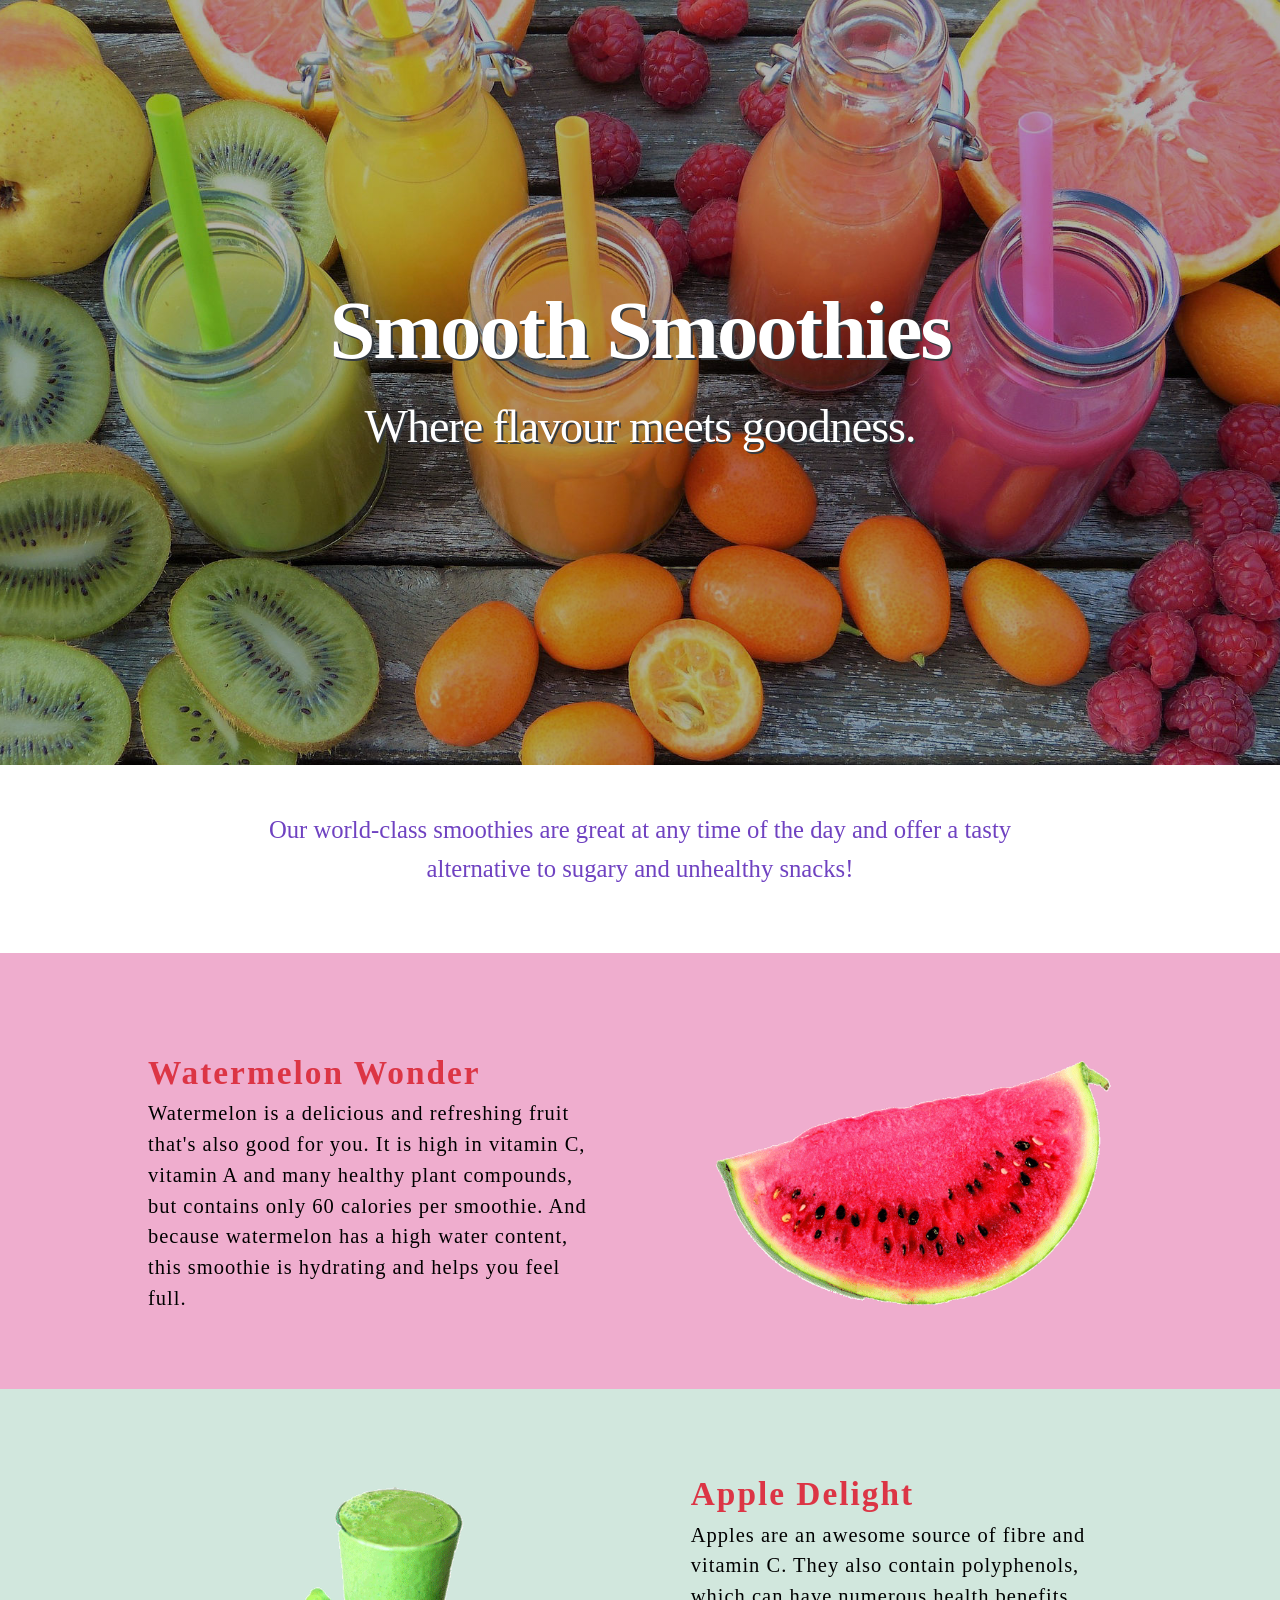
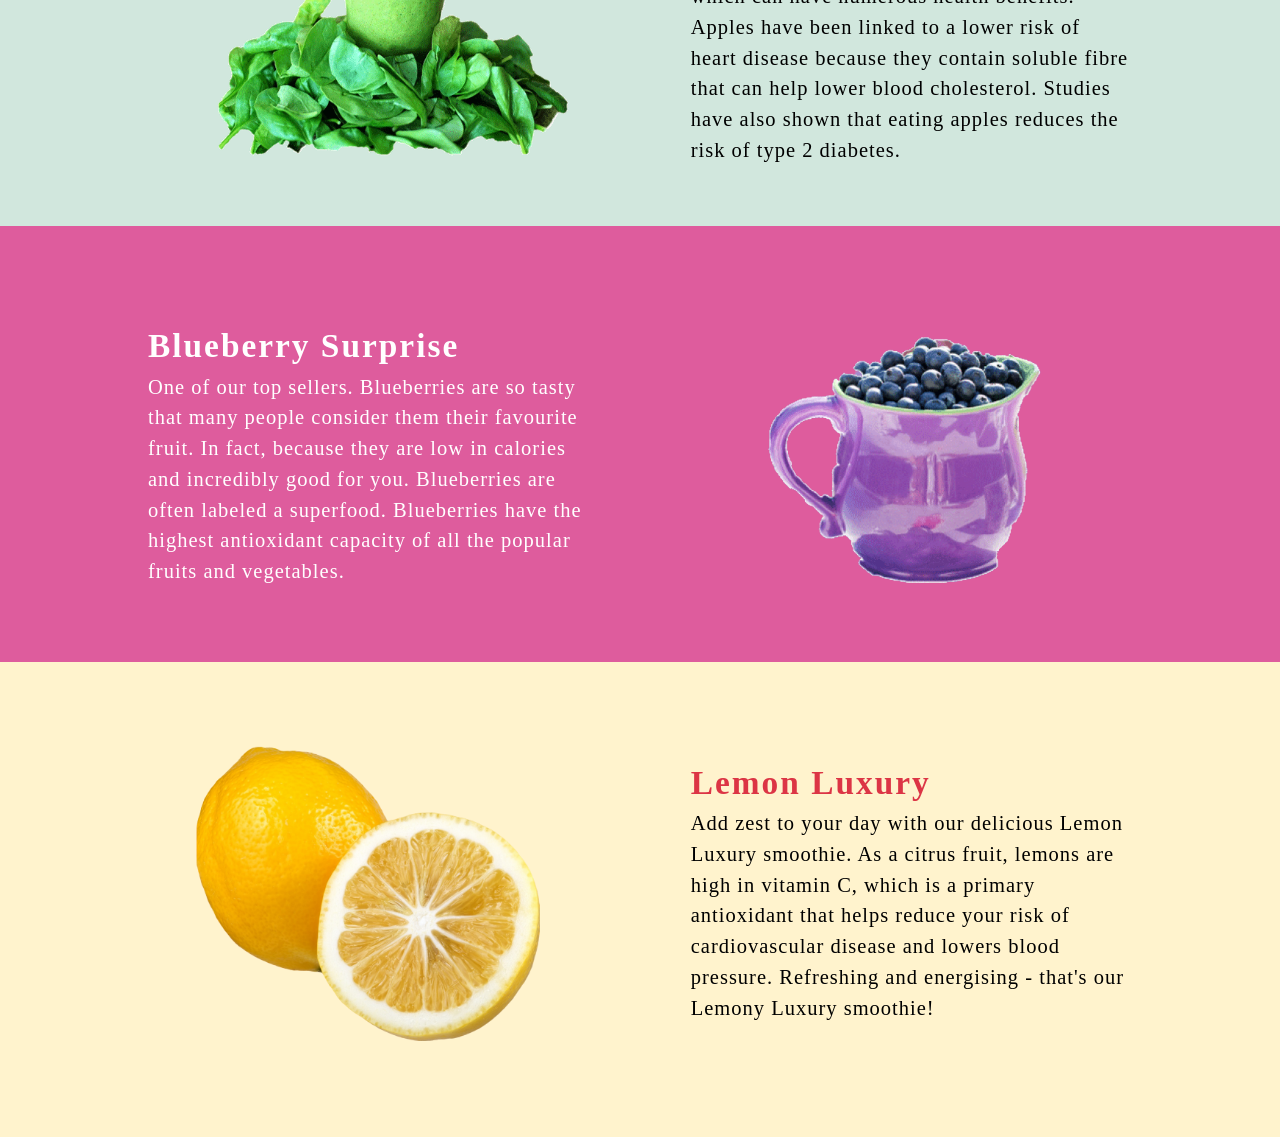
<file: smoothies/index.html>
<!DOCTYPE html>
<html lang="en">

<head>
    <meta charset="UTF-8">
    <meta http-equiv="X-UA-Compatible" content="IE=edge">
    <meta name="viewport" content="width=device-width, initial-scale=1.0">
    <title>Sample Web Page Title</title>
    <meta name="description" content="Sample web page description goes here.">

    <!-- Preload hero image -->


    <!-- Stylesheets -->
    <link rel="stylesheet" href="assets/css/lunadoge.css" />
    <link rel="stylesheet" href="assets/css/custom.css" />

    <!-- Google Fonts -->

    <!-- Font Awesome 5 icons -->
    <link href="https://cdnjs.cloudflare.com/ajax/libs/font-awesome/5.14.0/css/all.min.css" rel="stylesheet"
        integrity="sha512-1PKOgIY59xJ8Co8+NE6FZ+LOAZKjy+KY8iq0G4B3CyeY6wYHN3yt9PW0XpSriVlkMXe40PTKnXrLnZ9+fkDaog=="
        crossorigin="anonymous">

    <!-- Light Awesome icons -->
    <link rel="stylesheet"
        href="https://maxst.icons8.com/vue-static/landings/line-awesome/line-awesome/1.3.0/css/line-awesome.min.css">

    <!-- Google Material Design Icons -->
    <link href="https://fonts.googleapis.com/icon?family=Material+Icons+Outlined" rel="stylesheet">
    <link rel="preload" href="assets/img/smoothie-hero-image.jpg" as="image">
    <link rel="stylesheet" href="assets/css/lunadoge.min.css" />  

</head>


<body>

    <!-- navigation menu -->
    <nav></nav>

    <!-- header hero block -->
    <header>
        <header class="hero-block">
            <div class="hero-text-container text-center-desktop text-center-mobile">
                <h1 class="text-shadow slide-in-top">Smooth Smoothies</h1>
                <h2 class="text-shadow slide-in-top">Where flavour meets goodness.</h2>

            </div>
            <div class="hero-bg-media">
                <img src="assets/img/smoothie-hero-image.jpg" alt="Cafe">
            </div>
            <div class="bg-overlay"></div>
        </header>

    </header>


    <!-- main content with sections -->
    <main>
        <section class="theme-one text-center">
            <p class="standfirst"> Our world-class smoothies are great at any time of the day and offer a tasty
                alternative to sugary and unhealthy snacks! </p>
        </section>

        <section class="container-flex cols-2-split split-image-right theme-two">

            <div class="col-2">
                <h2>Watermelon Wonder</h2>
                <p>Watermelon is a delicious and refreshing fruit that's also good for you. It is high in vitamin C,
                    vitamin A and many healthy plant compounds, but contains only 60 calories per smoothie. And because
                    watermelon has a high water content, this smoothie is hydrating and helps you feel full.</p>
            </div>

            <div class="col-2">
                <figure><img src="assets/img/watermelon.png" alt="eCommerce"></figure>
            </div>
        </section>

        <section class="container-flex cols-2-split theme-three split-image-left">

            <div class="col-2">
                <h2>Apple Delight</h2>
                <p>Apples are an awesome source of fibre and vitamin C. They also contain polyphenols, which can have
                    numerous health benefits. Apples have been linked to a lower risk of heart disease because they
                    contain soluble fibre that can help lower blood cholesterol. Studies have also shown that eating
                    apples reduces the risk of type 2 diabetes.</p>
            </div>

            <div class="col-2">
                <figure><img src="assets/img/apple.png" alt="eCommerce"></figure>
            </div>
        </section>

        <section class="container-flex cols-2-split split-image-right theme-four">

            <div class="col-2">
                <h2>Blueberry Surprise</h2>
                <p>One of our top sellers. Blueberries are so tasty that many people consider them their favourite
                    fruit. In fact, because they are low in calories and incredibly good for you. Blueberries are often
                    labeled a superfood. Blueberries have the highest antioxidant capacity of all the popular fruits and
                    vegetables.</p>
            </div>

            <div class="col-2">
                <figure><img src="assets/img/blueberry.png" alt="eCommerce"></figure>
            </div>
        </section>

        <section class="container-flex cols-2-split split-image-left theme-five">

            <div class="col-2">
                <h2>Lemon Luxury</h2>
                <p>Add zest to your day with our delicious Lemon Luxury smoothie. As a citrus fruit, lemons are high in
                    vitamin C, which is a primary antioxidant that helps reduce your risk of cardiovascular disease and
                    lowers blood pressure. Refreshing and energising - that's our Lemony Luxury smoothie!</p>
            </div>

            <div class="col-2">
                <figure><img src="assets/img/lemon.png" alt="eCommerce"></figure>
            </div>
        </section>



    </main>


    <!-- footer -->
    <footer></footer>

</body>

</html>
</file>
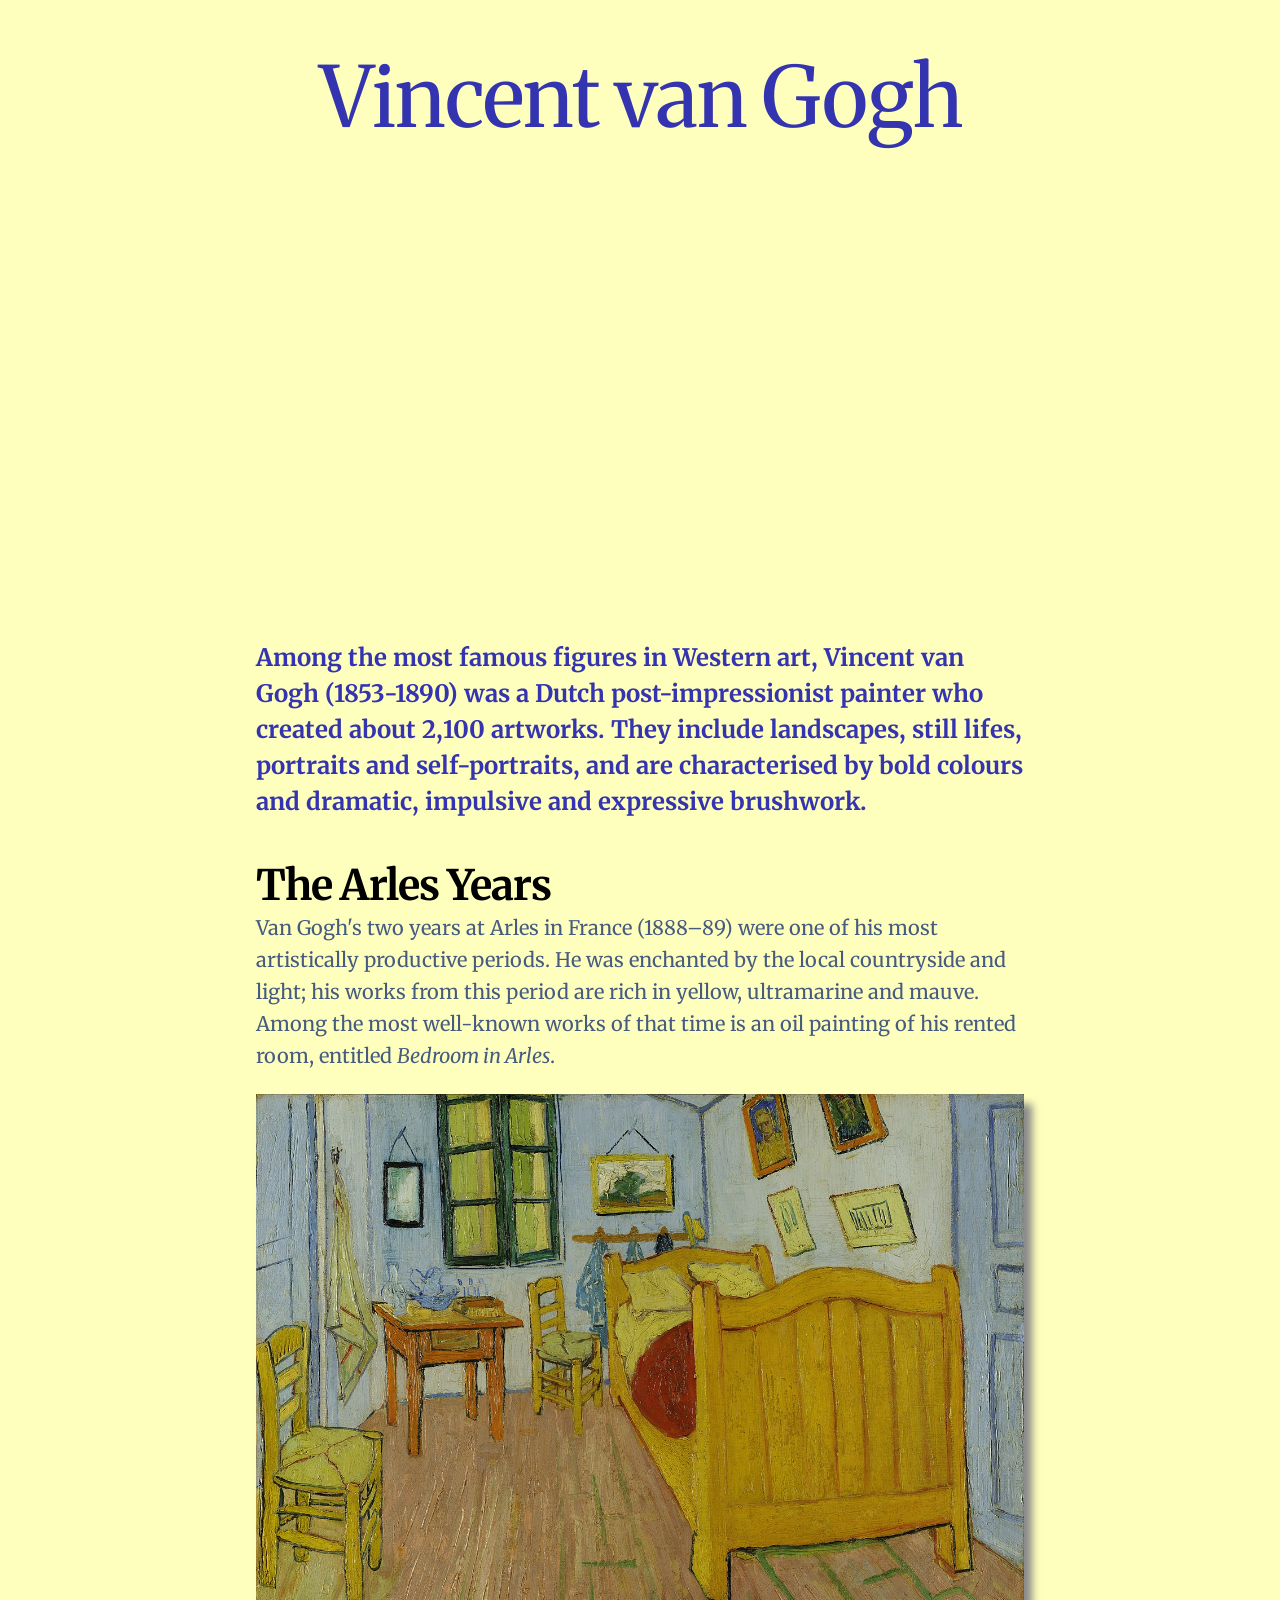
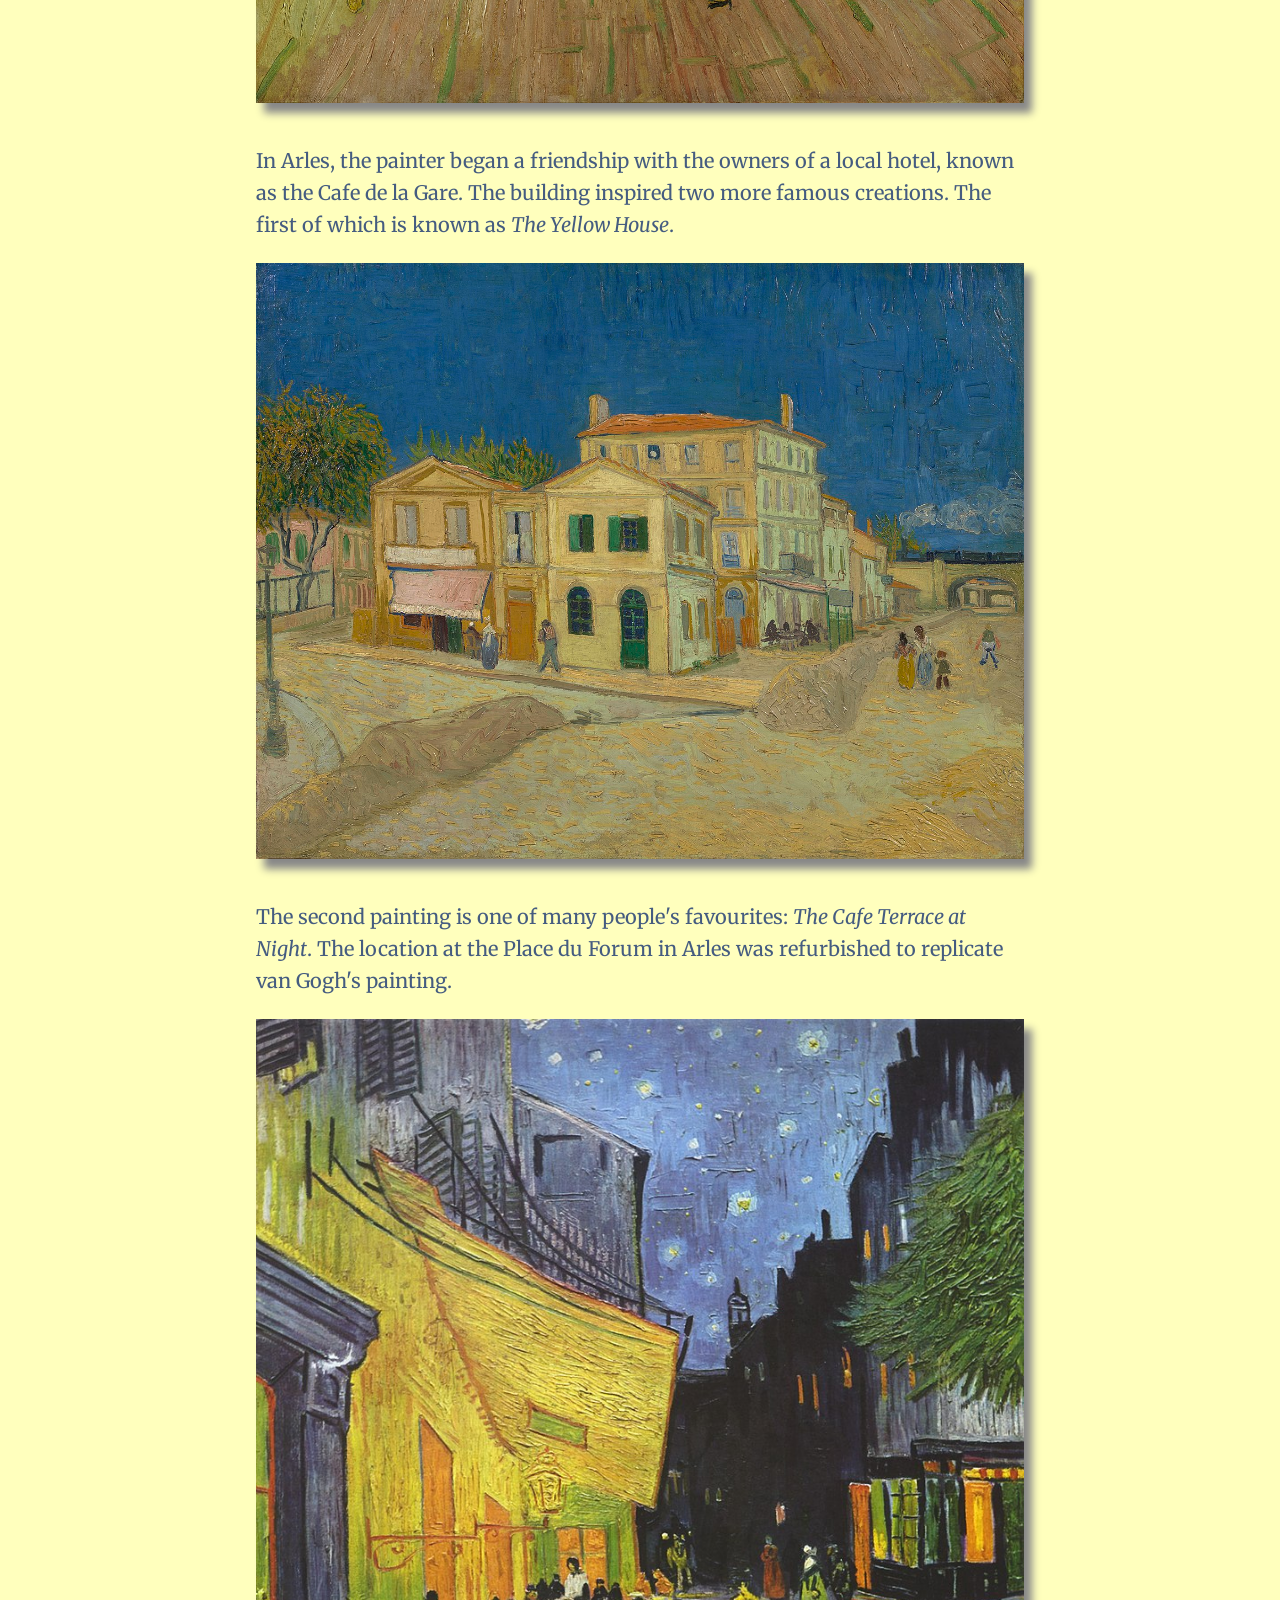
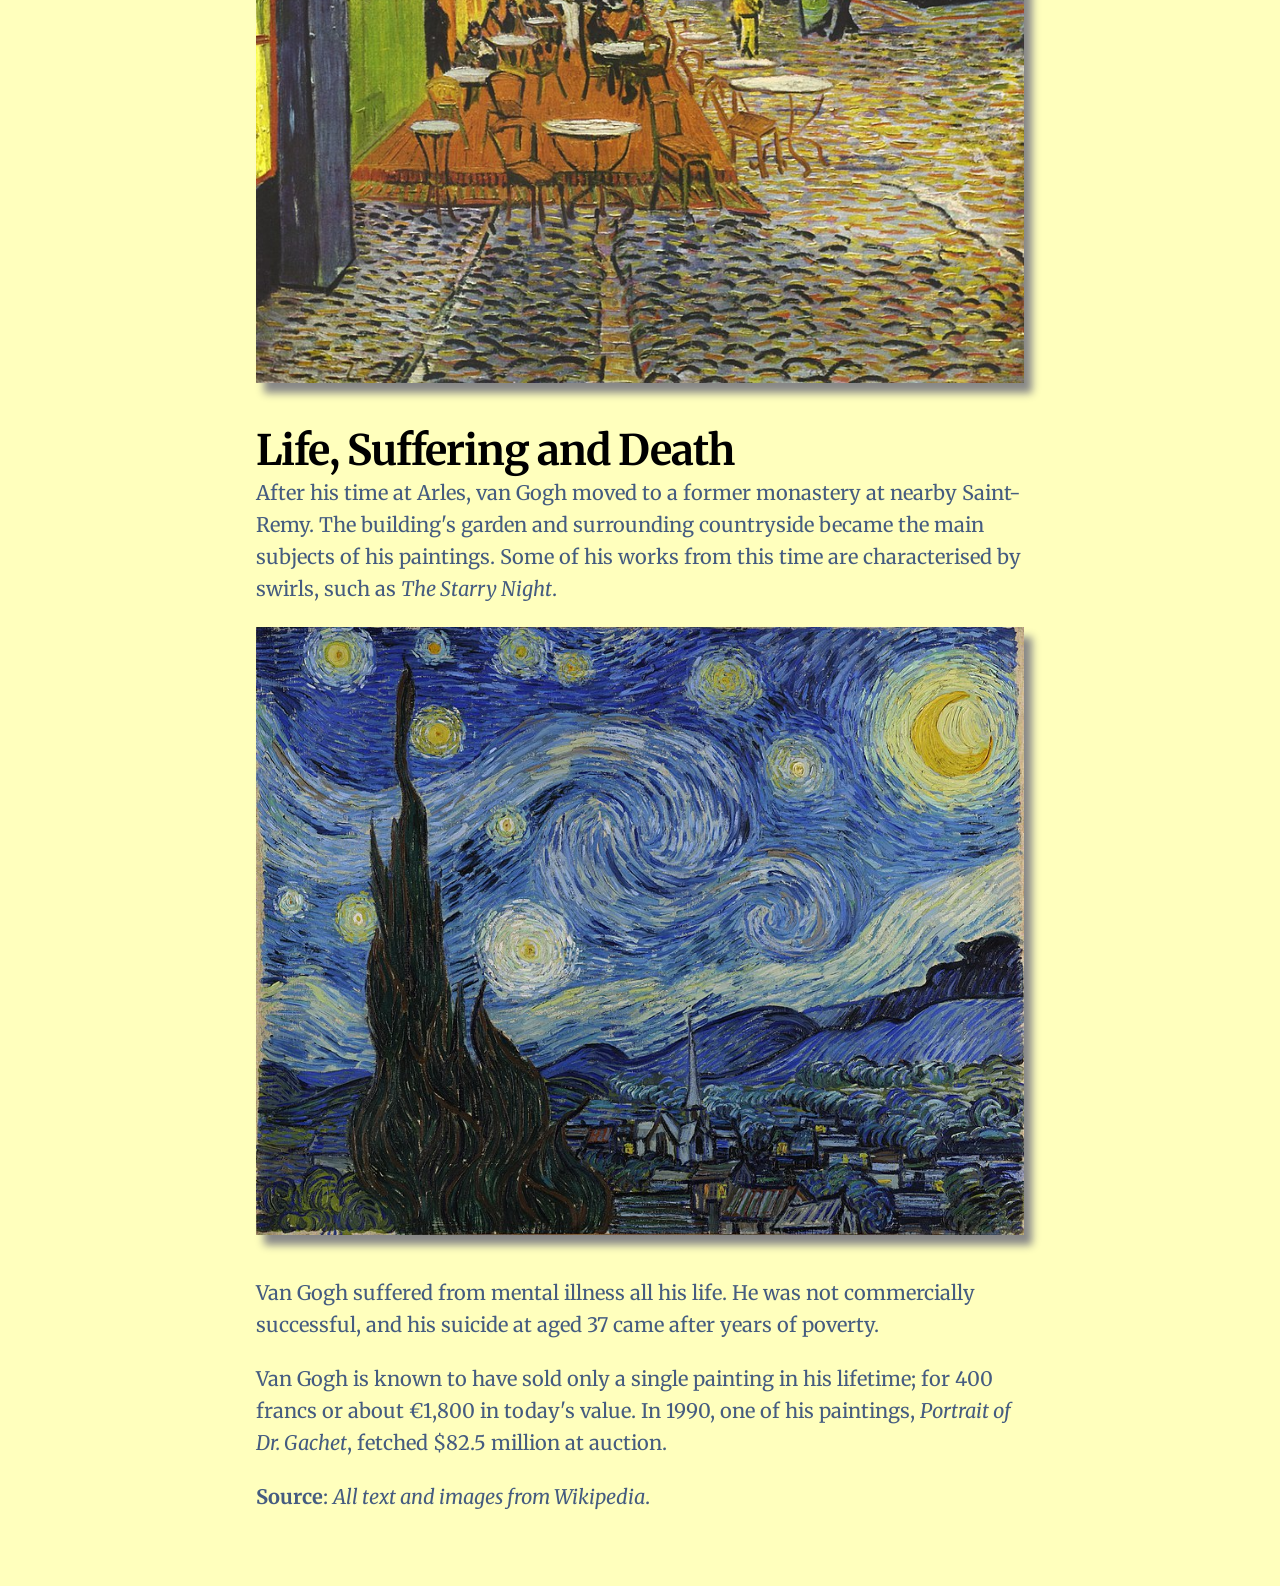
<file: van-gogh/index.html>
<!DOCTYPE html>
<html lang="en">
<head>
    <meta charset="UTF-8">
    <meta name="viewport" content="width=device-width, initial-scale=1.0">

    <title>Vincent van Gogh</title>
    <meta name="description" content="The Dutch post-impressionist whose works are characterised by bold colours and dramatic, impulsive and expressive brushwork.">

    <link rel="stylesheet" href="assets/css/style.css">

    <!-- Google Fonts stylesheet -->
    <link rel="preconnect" href="https://fonts.googleapis.com">
    <link rel="preconnect" href="https://fonts.gstatic.com" crossorigin>
    <link href="https://fonts.googleapis.com/css2?family=Merriweather:ital,wght@0,400;0,700;1,400&display=swap" rel="stylesheet">

</head>


<body>


<h1>Vincent van Gogh</h1>

<div class="video-container">
    <iframe width="560" height="315" src="https://www.youtube.com/embed/wI2i5ca1RT4" title="YouTube video player" frameborder="0" allow="accelerometer; autoplay; clipboard-write; encrypted-media; gyroscope; picture-in-picture" allowfullscreen></iframe>
</div>

<h2>Among the most famous figures in Western art, Vincent van Gogh (1853-1890) was a Dutch post-impressionist painter who created about 2,100 artworks. They include landscapes, still lifes, portraits and self-portraits, and are characterised by bold colours and dramatic, impulsive and expressive brushwork.</h2>

<h3>The Arles Years</h3>
<p>Van Gogh's two years at Arles in France (1888–89) were one of his most artistically productive periods. He was enchanted by the local countryside and light; his works from this period are rich in yellow, ultramarine and mauve. Among the most well-known works of that time is an oil painting of his rented room, entitled <i>Bedroom in Arles</i>.</p>

<img src="assets/img/bedroom-arles-van-gogh.jpg" alt="Bedroom in Arles, van Gogh">

<p>In Arles, the painter began a friendship with the owners of a local hotel, known as the Cafe de la Gare. The building inspired two more famous creations. The first of which is known as <i>The Yellow House</i>.</p>

<img src="assets/img/yellow-house-van-gogh.jpg" alt="The Yellow House, van Gogh">

<p>The second painting is one of many people's favourites: <i>The Cafe Terrace at Night</i>. The location at the Place du Forum in Arles was refurbished to replicate van Gogh's painting.</p>

<img src="assets/img/cafe-terrace-at-night-van-gogh.jpg" alt="The Cafe Terrace at Night, van Gogh">


<h3>Life, Suffering and Death</h3>

<p>After his time at Arles, van Gogh moved to a former monastery at nearby Saint-Remy. The building's garden and surrounding countryside became the main subjects of his paintings. Some of his works from this time are characterised by swirls, such as <i>The Starry Night</i>.</p>

<img src="assets/img/starry-night-van-gogh.jpg" alt="Starry Night, van Gogh">

<p>Van Gogh suffered from mental illness all his life. He was not commercially successful, and his suicide at aged 37 came after years of poverty.</p>

<p>Van Gogh is known to have sold only a single painting in his lifetime; for 400 francs or about €1,800 in today's value. In 1990, one of his paintings, <i>Portrait of Dr. Gachet</i>, fetched $82.5 million at auction.</p>



<p><b>Source</b>: <i>All text and images from Wikipedia</i>.</p>

</body>
</html>
</file>
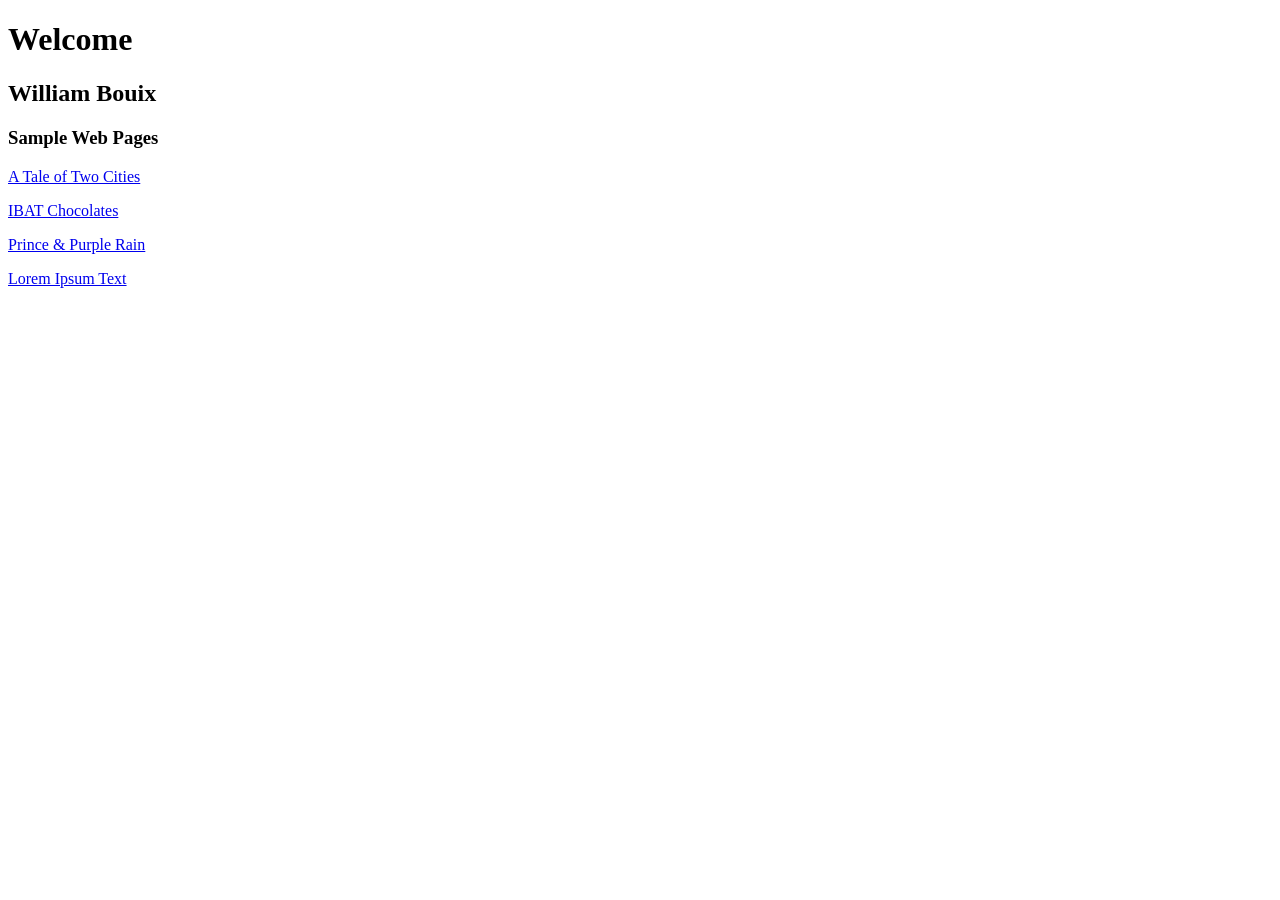
<file: williambouix.github.io-main/index.html>
<!DOCTYPE html>
<html lang="en">
<head>
    <meta charset="UTF-8">
    <meta name="viewport" content="width=device-width, initial-scale=1.0">
    <title>William Bouix | Home Page</title>
    <meta name="description" content="Welcome to my website that showcases some of my digital creations.">
</head>
<body>
<h1>Welcome</h1>
<h2>William Bouix</h2>

<h3>Sample Web Pages</h3>

<p><a href="exercises/page-1.html">A Tale of Two Cities</a></p>
<p><a href="exercises/page-2.html">IBAT Chocolates</a></p>
<p><a href="exercises/page-3.html">Prince & Purple Rain</a></p>
<p><a href="exercises/page-4.html">Lorem Ipsum Text</a></p>
</body>
</html>
</file>
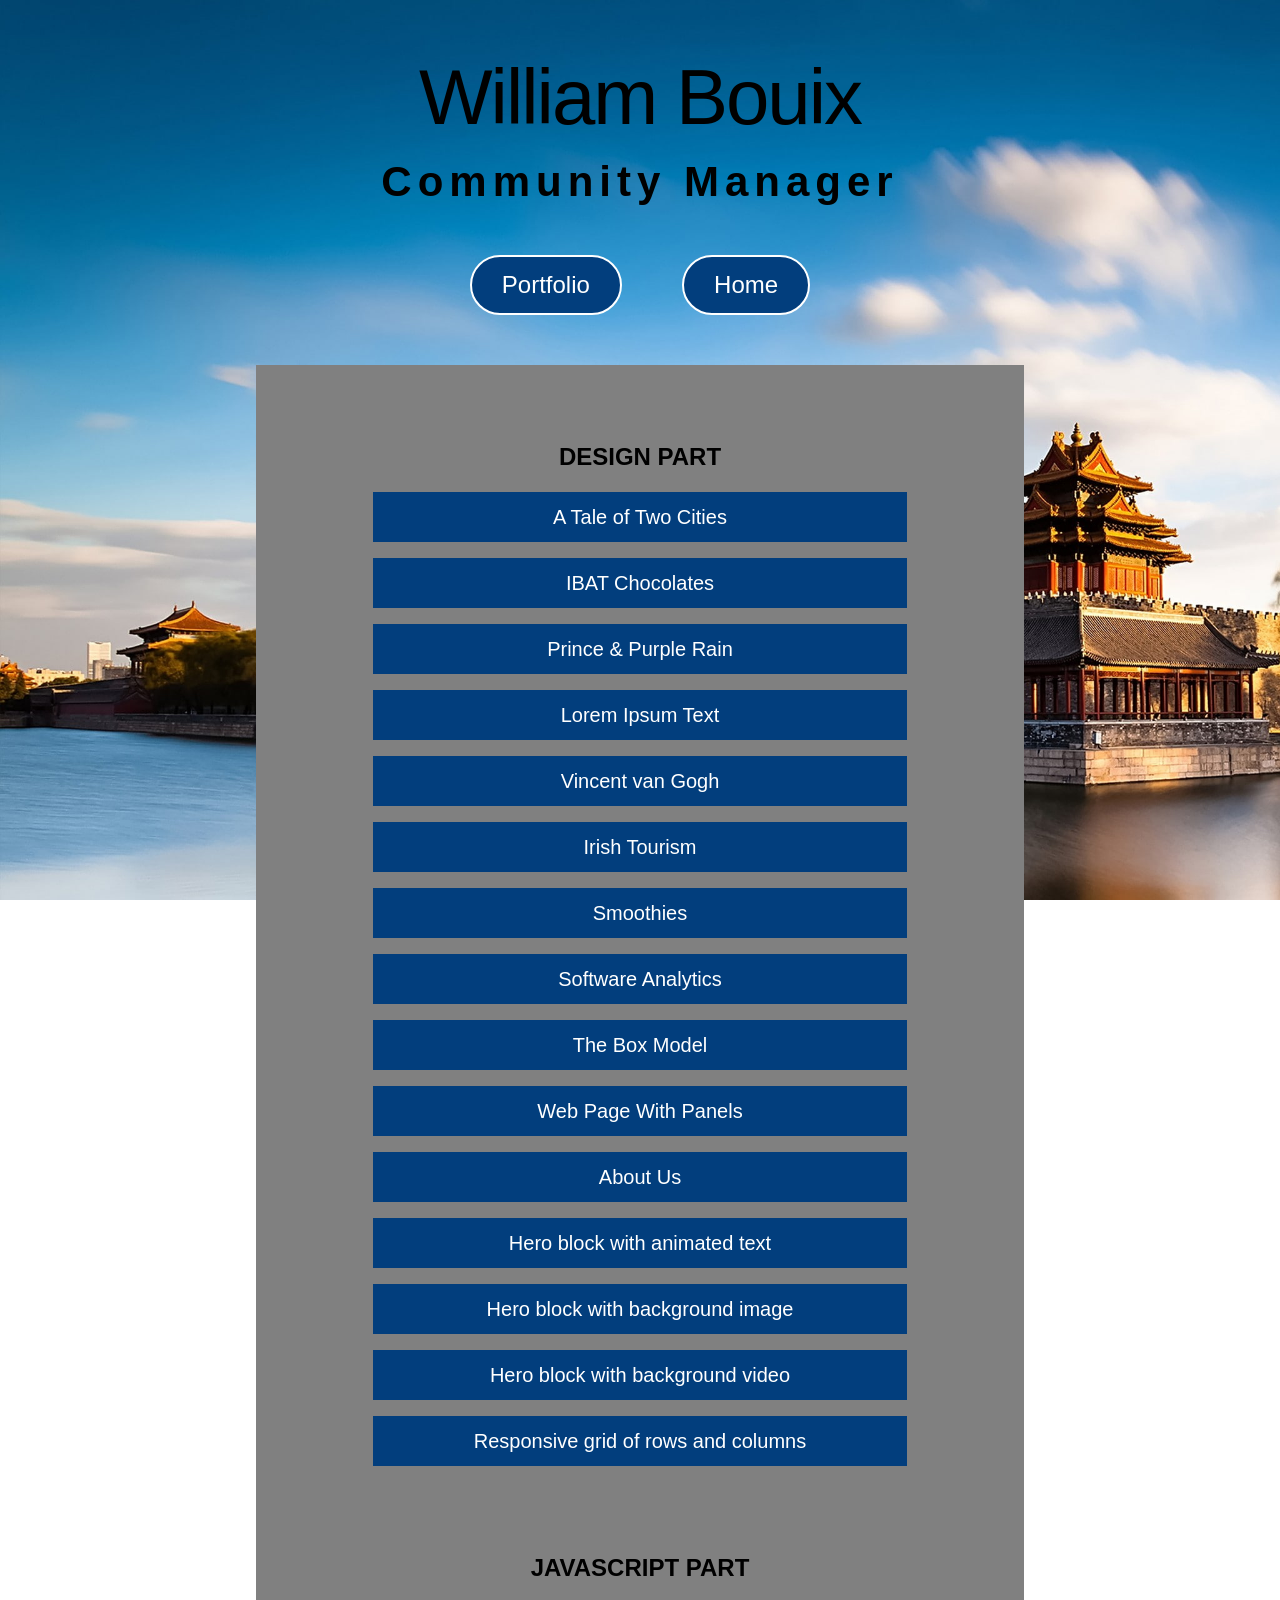
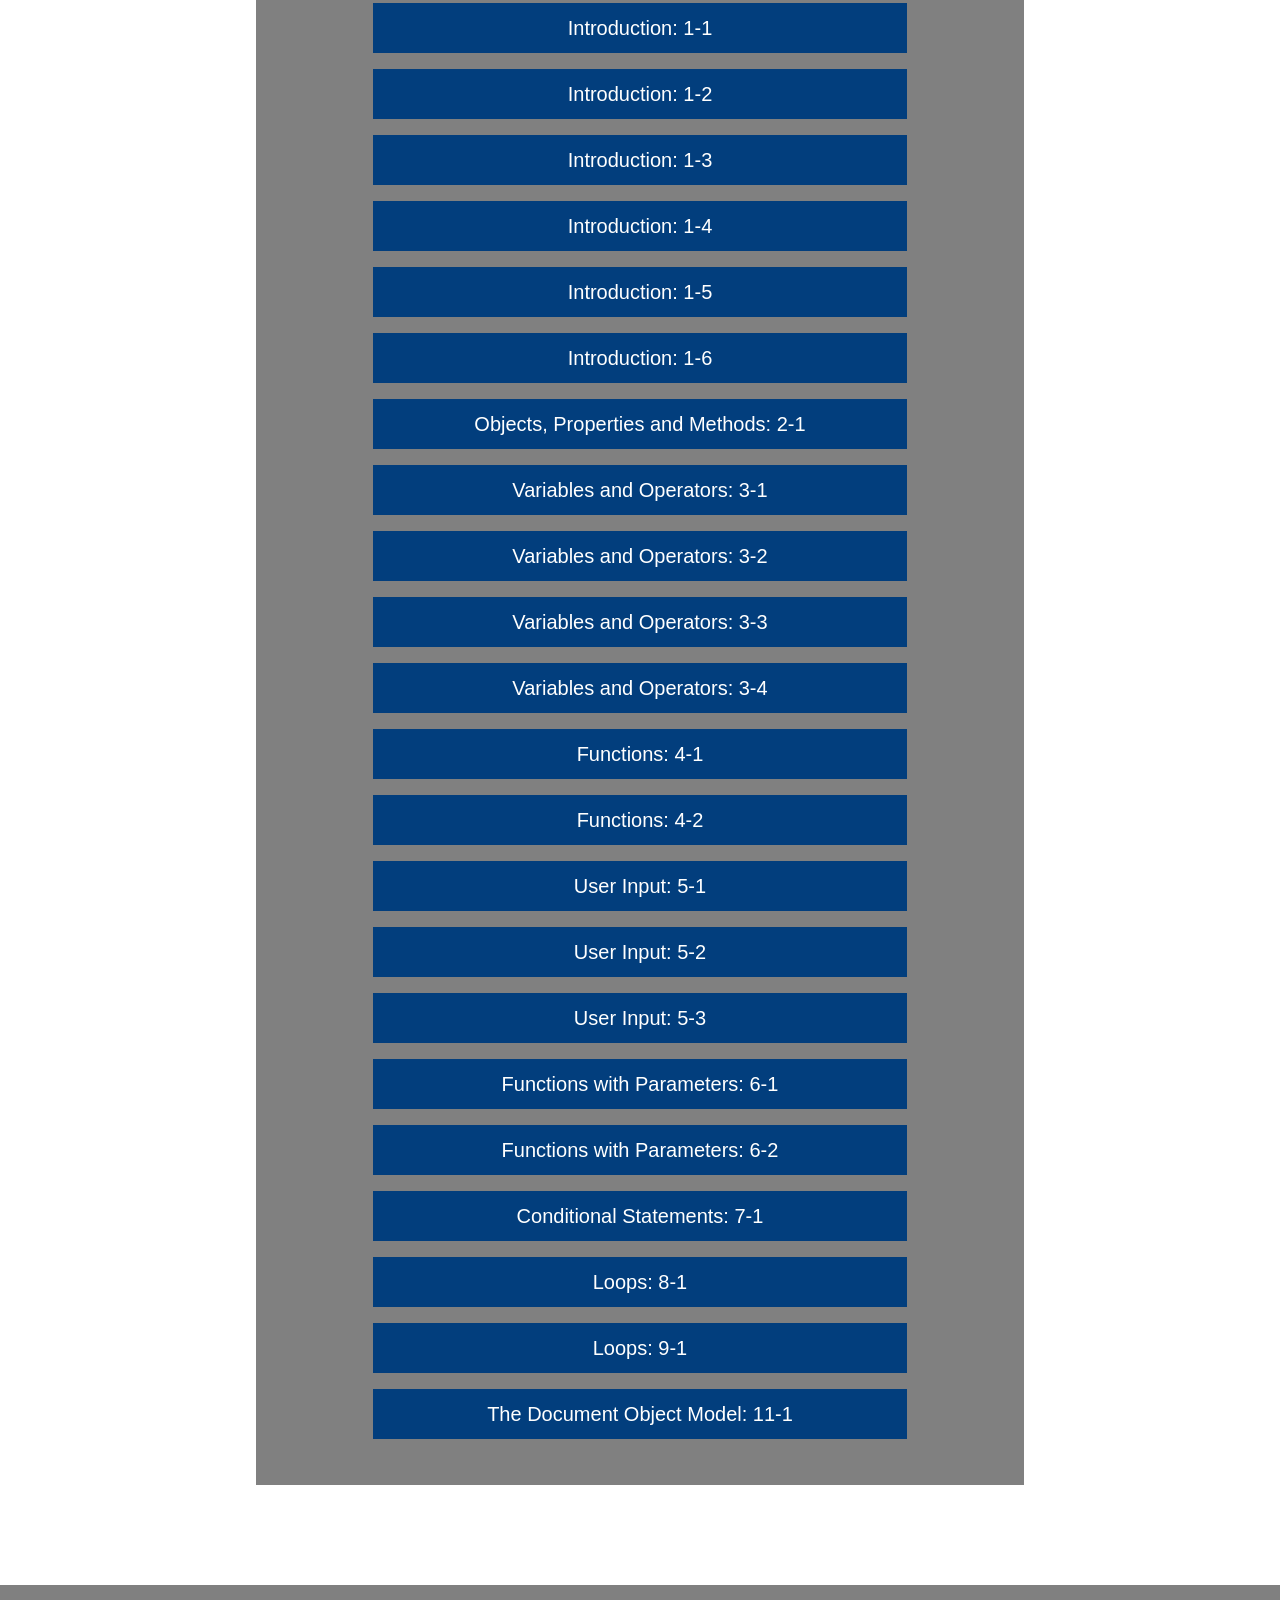
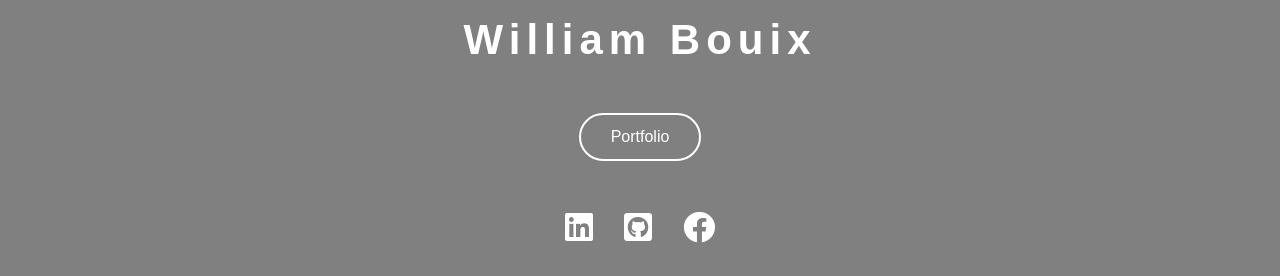
<file: porfolio.html>
<!DOCTYPE html>
<html lang="en">
<head>
    <meta charset="UTF-8">
    <meta name="viewport" content="width=device-width, initial-scale=1.0">
    <title>William Bouix - Independent Digital Manager</title>
    <meta name="description" content="Freelance Web and Digital Developer crafting innovative online experiences on the web and social media.">
    <link rel="stylesheet" href="assets/css/global.css">
    <link rel="apple-touch-icon" sizes="180x180" href="exercises/assets/img/apple-touch-icon.png">
    <link rel="icon" type="image/png" sizes="32x32" href="exercises/assets/img/favicon-32x32.png">
    <link rel="icon" type="image/png" sizes="16x16" href="exercises/assets/img/favicon-16x16.png">
    <link rel="manifest" href="exercises/assets/img/site.webmanifest">

    <link href="https://cdnjs.cloudflare.com/ajax/libs/font-awesome/5.14.0/css/all.min.css" rel="stylesheet" integrity="sha512-1PKOgIY59xJ8Co8+NE6FZ+LOAZKjy+KY8iq0G4B3CyeY6wYHN3yt9PW0XpSriVlkMXe40PTKnXrLnZ9+fkDaog==" crossorigin="anonymous">

</head>
<body>

<header>
    <h1>William Bouix</h1>
    <h2>Community Manager</h2>

    <div id="nav-links">
        <a href="porfolio.html">Portfolio</a>
        <a href="index.html">Home</a>
    </div>
</header>

<main id="portfolio">
    <h3>DESIGN PART</h3>
    <p><a href="exercises/page-1.html">A Tale of Two Cities</a></p>
    <p><a href="exercises/page-2.html">IBAT Chocolates</a></p>
    <p><a href="exercises/page-3.html">Prince & Purple Rain</a></p>
    <p><a href="exercises/page-4.html">Lorem Ipsum Text</a></p>
    <p><a href="exercises/page-5.html">Vincent van Gogh</a></p>
    <p><a href="exercises/page-6.html">Irish Tourism</a></p>
    <p><a href="exercises/page-7.html">Smoothies</a></p>
    <p><a href="exercises/page-8.html">Software Analytics</a></p>
    <p><a href="exercises/page-9.html">The Box Model</a></p>
    <p><a href="exercises/page-10.html">Web Page With Panels</a></p>
    <p><a href="exercises/page-11.html">About Us</a></p>
    <p><a href="exercises/hero-text.html">Hero block with animated text</a></p>
    <p><a href="exercises/hero-image.html">Hero block with background image</a></p>
    <p><a href="exercises/hero-video.html">Hero block with background video</a></p>
    <p><a href="exercises/page-12.html">Responsive grid of rows and columns</a></p>

    <br>
    <h3>JAVASCRIPT PART</h3>
    <p><a href="javascript/exercises1/exercise-1-1.html">Introduction: 1-1</a></p>
    <p><a href="javascript/exercises1/exercise-1-2.html">Introduction: 1-2</a></p>
    <p><a href="javascript/exercises1/exercise-1-3.html">Introduction: 1-3</a></p>
    <p><a href="javascript/exercises1/exercise-1-4.html">Introduction: 1-4</a></p>
    <p><a href="javascript/exercises1/exercise-1-5.html">Introduction: 1-5</a></p>
    <p><a href="javascript/exercises1/exercise-1-6.html">Introduction: 1-6</a></p>
    <p><a href="javascript/exercises2/exercise-2-1.html">Objects, Properties and Methods: 2-1</a></p>
    <p><a href="javascript/exercises3/exercise-3-1.html">Variables and Operators: 3-1</a></p>
    <p><a href="javascript/exercises3/exercise-3-2.html">Variables and Operators: 3-2</a></p>
    <p><a href="javascript/exercises3/exercise-3-3.html">Variables and Operators: 3-3</a></p>
    <p><a href="javascript/exercises3/exercise-3-4.html">Variables and Operators: 3-4</a></p>
    <p><a href="javascript/exercises4/exercise-4-1.html">Functions: 4-1</a></p>
    <p><a href="javascript/exercises4/exercise-4-2.html">Functions: 4-2</a></p>
    <p><a href="javascript/exercises5/exercise-5-1.html">User Input: 5-1</a></p>
    <p><a href="javascript/exercises5/exercise-5-2.html">User Input: 5-2</a></p>
    <p><a href="javascript/exercises5/exercise-5-3.html">User Input: 5-3</a></p>
    <p><a href="javascript/exercises6/exercise-6-1.html">Functions with Parameters: 6-1</a></p>
    <p><a href="javascript/exercises6/exercise-6-2.html">Functions with Parameters: 6-2</a></p>
    <p><a href="javascript/exercises7/exercise-7-1.html">Conditional Statements: 7-1</a></p>
    <p><a href="javascript/exercises8/exercise-8-1.html">Loops: 8-1</a></p>
    <p><a href="javascript/exercises9/exercise-9-1.html">Loops: 9-1</a></p>
    <p><a href="javascript/exercises9/exercise-9-1.html">The Document Object Model: 11-1</a></p>
</main>

<footer>
    <h2>William Bouix</h2>

    <div id="footer-links">
        <a href="porfolio.html">Portfolio</a>
    </div>

    <div id="social-links">
        <a href="https://www.linkedin.com/in/william-bouix-563836195/" target="_blank"><i class="fab fa-linkedin"></i></a>
        <a href="https://github.com/mailliw0202/mailliw0202.github.io" target="_blank"><i class="fab fa-github-square"></i></a>
        <a href="https://www.facebook.com/william.bouix.7" target="_blank"><i class="fab fa-facebook"></i></a>
    </div>
</footer>

</body>
</html>
</file>
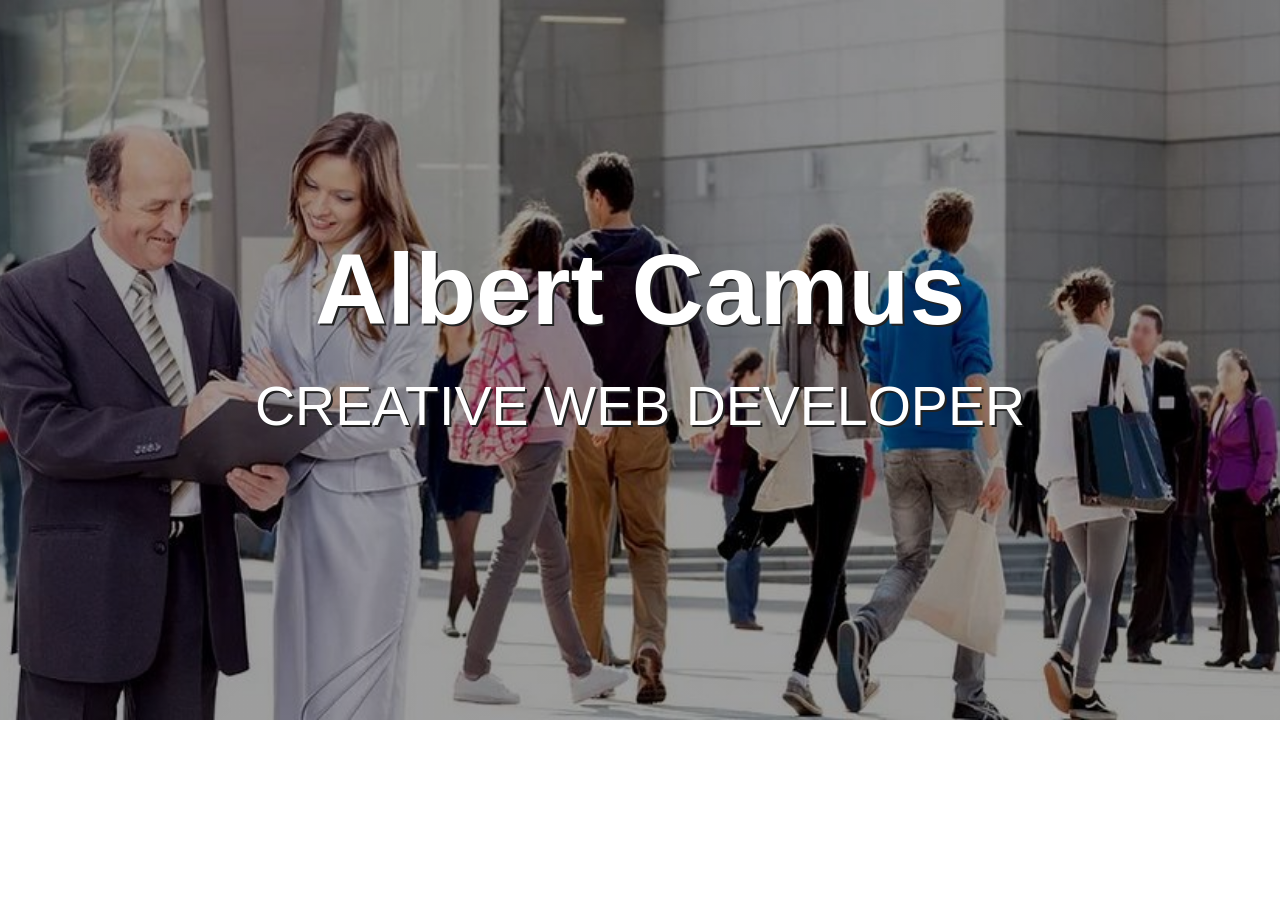
<file: exercises/hero-image.html>
<!DOCTYPE html>
<html lang="en">
<head>
    <meta charset="UTF-8">
    <meta http-equiv="X-UA-Compatible" content="IE=edge">
    <meta name="viewport" content="width=device-width, initial-scale=1.0">
    <title>Hero Block with Image</title>
    <meta name="description" content="A hero block with a background image and a tinted overlay.">

    <link rel="preload" href="assets/img/business.jpeg" as="image">
    <link rel="stylesheet" href="assets/css/hero-image.css">
    <link rel="apple-touch-icon" sizes="180x180" href="assets/img/apple-touch-icon.png">
    <link rel="icon" type="image/png" sizes="32x32" href="assets/img/favicon-32x32.png">
    <link rel="icon" type="image/png" sizes="16x16" href="assets/img/favicon-16x16.png">
    <link rel="manifest" href="assets/img/site.webmanifest">

</head>


<body>

<!-- hero block -->
<header class="hero-block text-center">

    <div class="hero-text-container">
        <h1 class="slide-in-top">Albert Camus</h1>
        <h2 class="slide-in-left">Creative Web Developer</h2>
    </div>

    <div class="hero-bg-media">
        <img src="assets/img/business.jpeg" alt="sample background image">
    </div>

    <div class="bg-overlay"></div>

</header>
<!-- /hero block -->



</body>
</html>
</file>
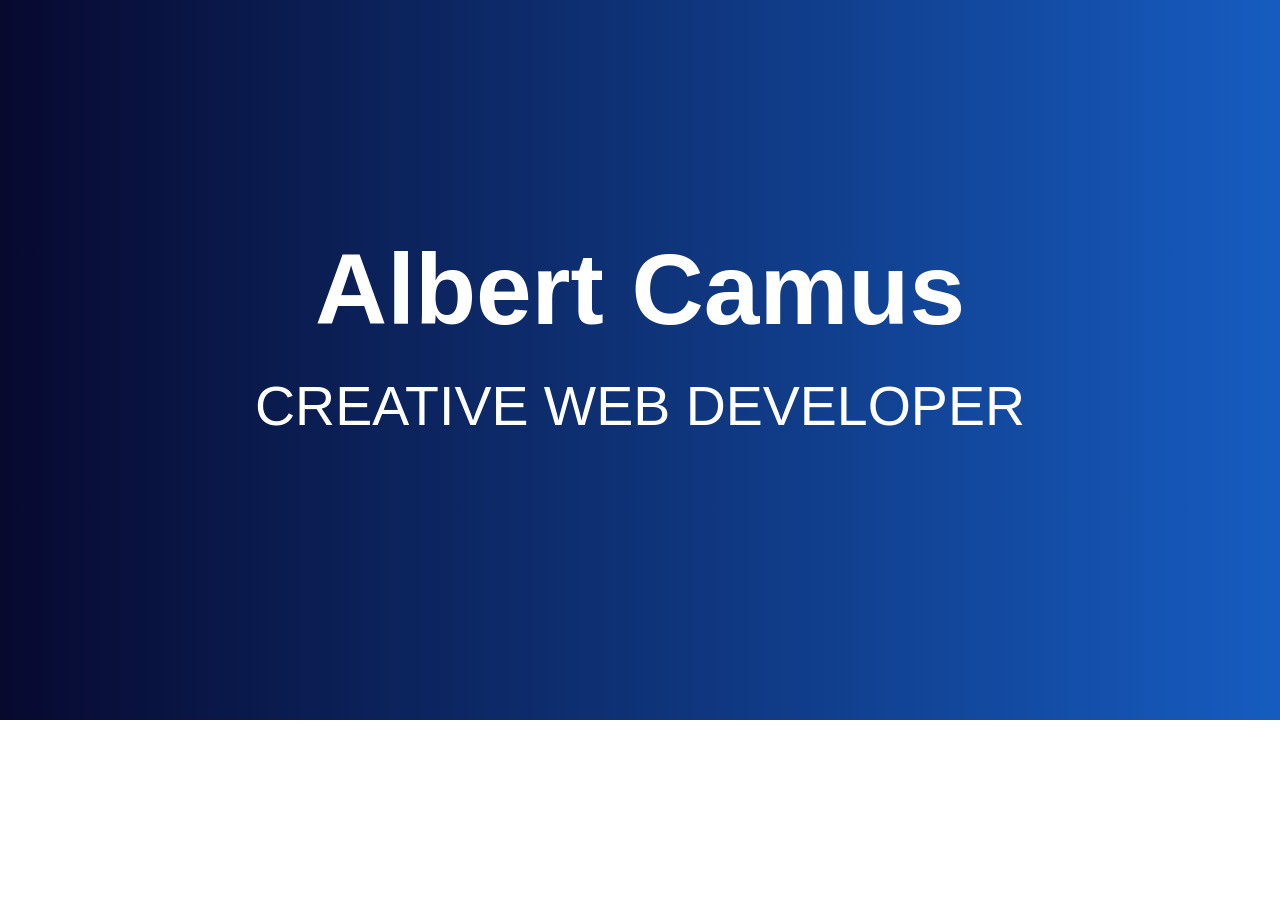
<file: exercises/hero-text.html>
<!DOCTYPE html>
<html lang="en">
<head>
    <meta charset="UTF-8">
    <meta http-equiv="X-UA-Compatible" content="IE=edge">
    <meta name="viewport" content="width=device-width, initial-scale=1.0">
    <title>Hero Block with Text</title>
    <meta name="description" content="An above-the-fold hero block with animated text and various background colours.">

    <link rel="stylesheet" href="assets/css/hero-text.css">
    <link rel="apple-touch-icon" sizes="180x180" href="assets/img/apple-touch-icon.png">
    <link rel="icon" type="image/png" sizes="32x32" href="assets/img/favicon-32x32.png">
    <link rel="icon" type="image/png" sizes="16x16" href="assets/img/favicon-16x16.png">
    <link rel="manifest" href="assets/img/site.webmanifest">

</head>


<body>

<!-- hero block -->
<header class="hero-block text-center">

    <div class="hero-text-container">
        <h1 class="slide-in-top">Albert Camus</h1>
        <h2 class="slide-in-left">Creative Web Developer</h2>
    </div>

</header>
<!-- /hero block -->



</body>
</html>
</file>
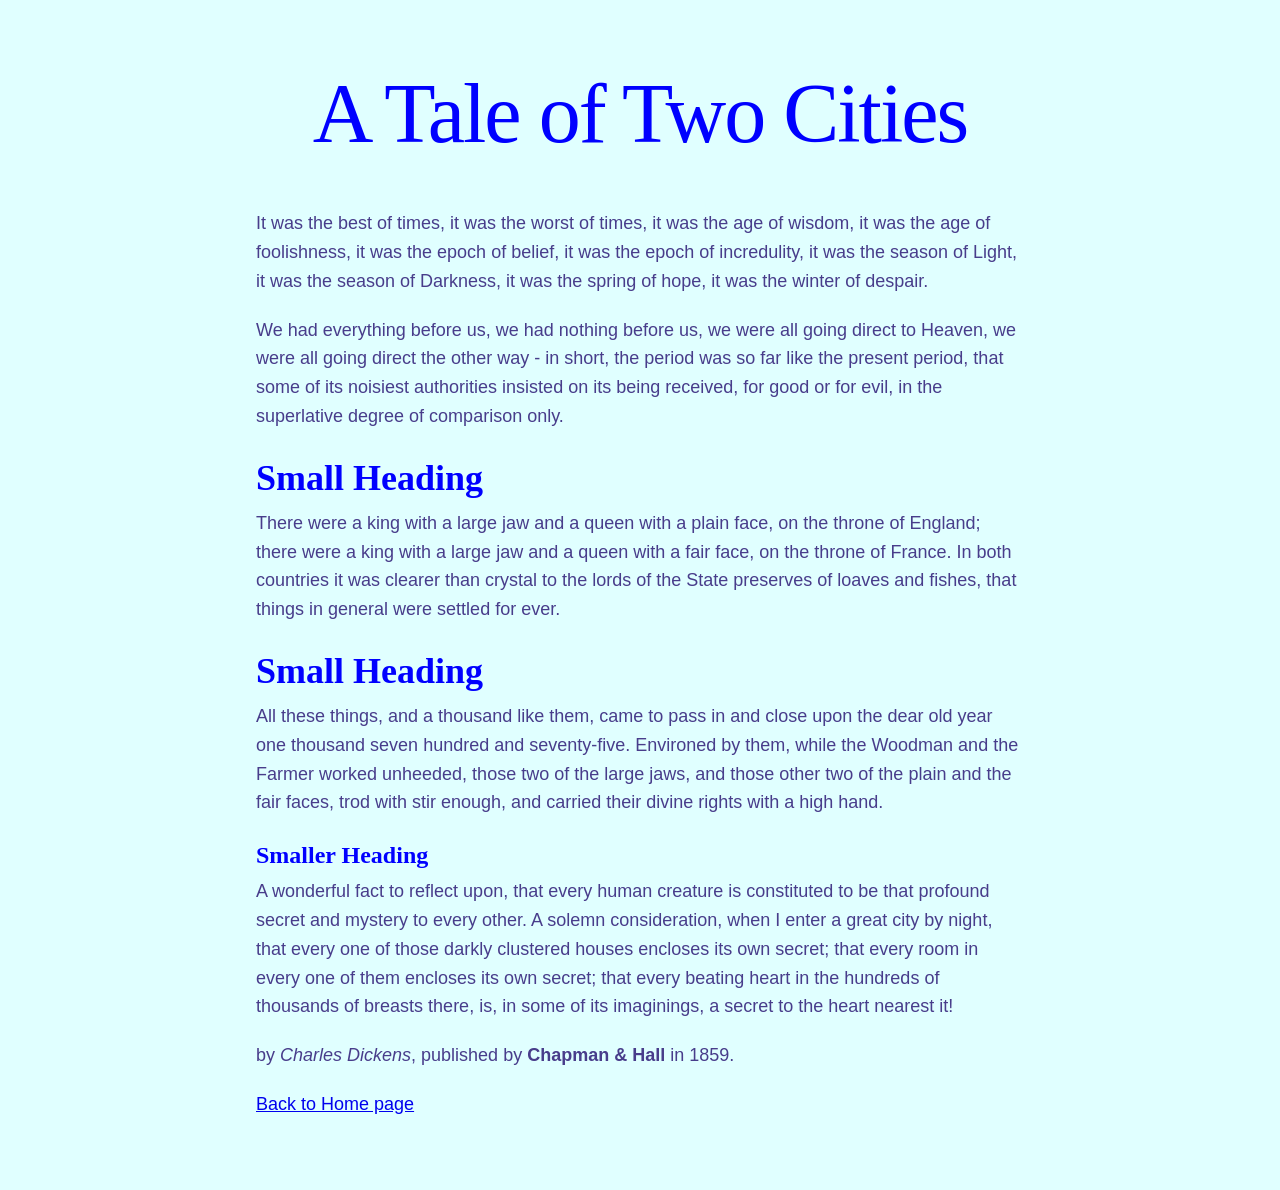
<file: exercises/page-1.html>
<!DOCTYPE html>
<html lang="en">
<head>
    <meta charset="UTF-8">
    <meta name="viewport" content="width=device-width, initial-scale=1.0">
    <meta name="robots" content="noindex">
    <meta http-equiv="X-UA-Compatible" content="ie=edge">
    <title>A Tale of Two Cities</title>
    <meta name="description" content="A basic web page containing some text from A Tale of Two Cities, a novel published in 1859 by English author Charles Dickens.">
    <link rel="stylesheet" href="assets/css/style-1.css">
    <link rel="apple-touch-icon" sizes="180x180" href="assets/img/apple-touch-icon.png">
    <link rel="icon" type="image/png" sizes="32x32" href="assets/img/favicon-32x32.png">
    <link rel="icon" type="image/png" sizes="16x16" href="assets/img/favicon-16x16.png">
    <link rel="manifest" href="assets/img/site.webmanifest">
</head>
<body>

<h1>A Tale of Two Cities</h1>

<p>It was the best of times, it was the worst of times, it was the age of wisdom, it was the age of foolishness, it was the epoch of belief, it was the epoch of incredulity, it was the season of Light, it was the season of Darkness, it was the spring of hope, it was the winter of despair.
</p>

<p>We had everything before us, we had nothing before us, we were all going direct to Heaven, we were all going direct the other way - in short, the period was so far like the present period, that some of its noisiest authorities insisted on its being received, for good or for evil, in the superlative degree of comparison only.
</p>

<h2>Small Heading</h2>
<p>There were a king with a large jaw and a queen with a plain face, on the throne of England; there were a king with a large jaw and a queen with a fair face, on the throne of France. In both countries it was clearer than crystal to the lords of the State preserves of loaves and fishes, that things in general were settled for ever.
</p>

<h2>Small Heading</h2>
<p>All these things, and a thousand like them, came to pass in and close upon the dear old year one thousand seven hundred and seventy-five. Environed by them, while the Woodman and the Farmer worked unheeded, those two of the large jaws, and those other two of the plain and the fair faces, trod with stir enough, and carried their divine rights with a high hand.
</p>

<h3>Smaller Heading</h3>
<p>A wonderful fact to reflect upon, that every human creature is constituted to be that profound secret and mystery to every other. A solemn consideration, when I enter a great city by night, that every one of those darkly clustered houses encloses its own secret; that every room in every one of them encloses its own secret; that every beating heart in the hundreds of thousands of breasts there, is, in some of its imaginings, a secret to the heart nearest it!
</p>

<p>by <i>Charles Dickens</i>, published by <b>Chapman & Hall</b> in 1859.</p>

<p><a href="../index.html">Back to Home page</a></p>

</body>
</html>
</file>
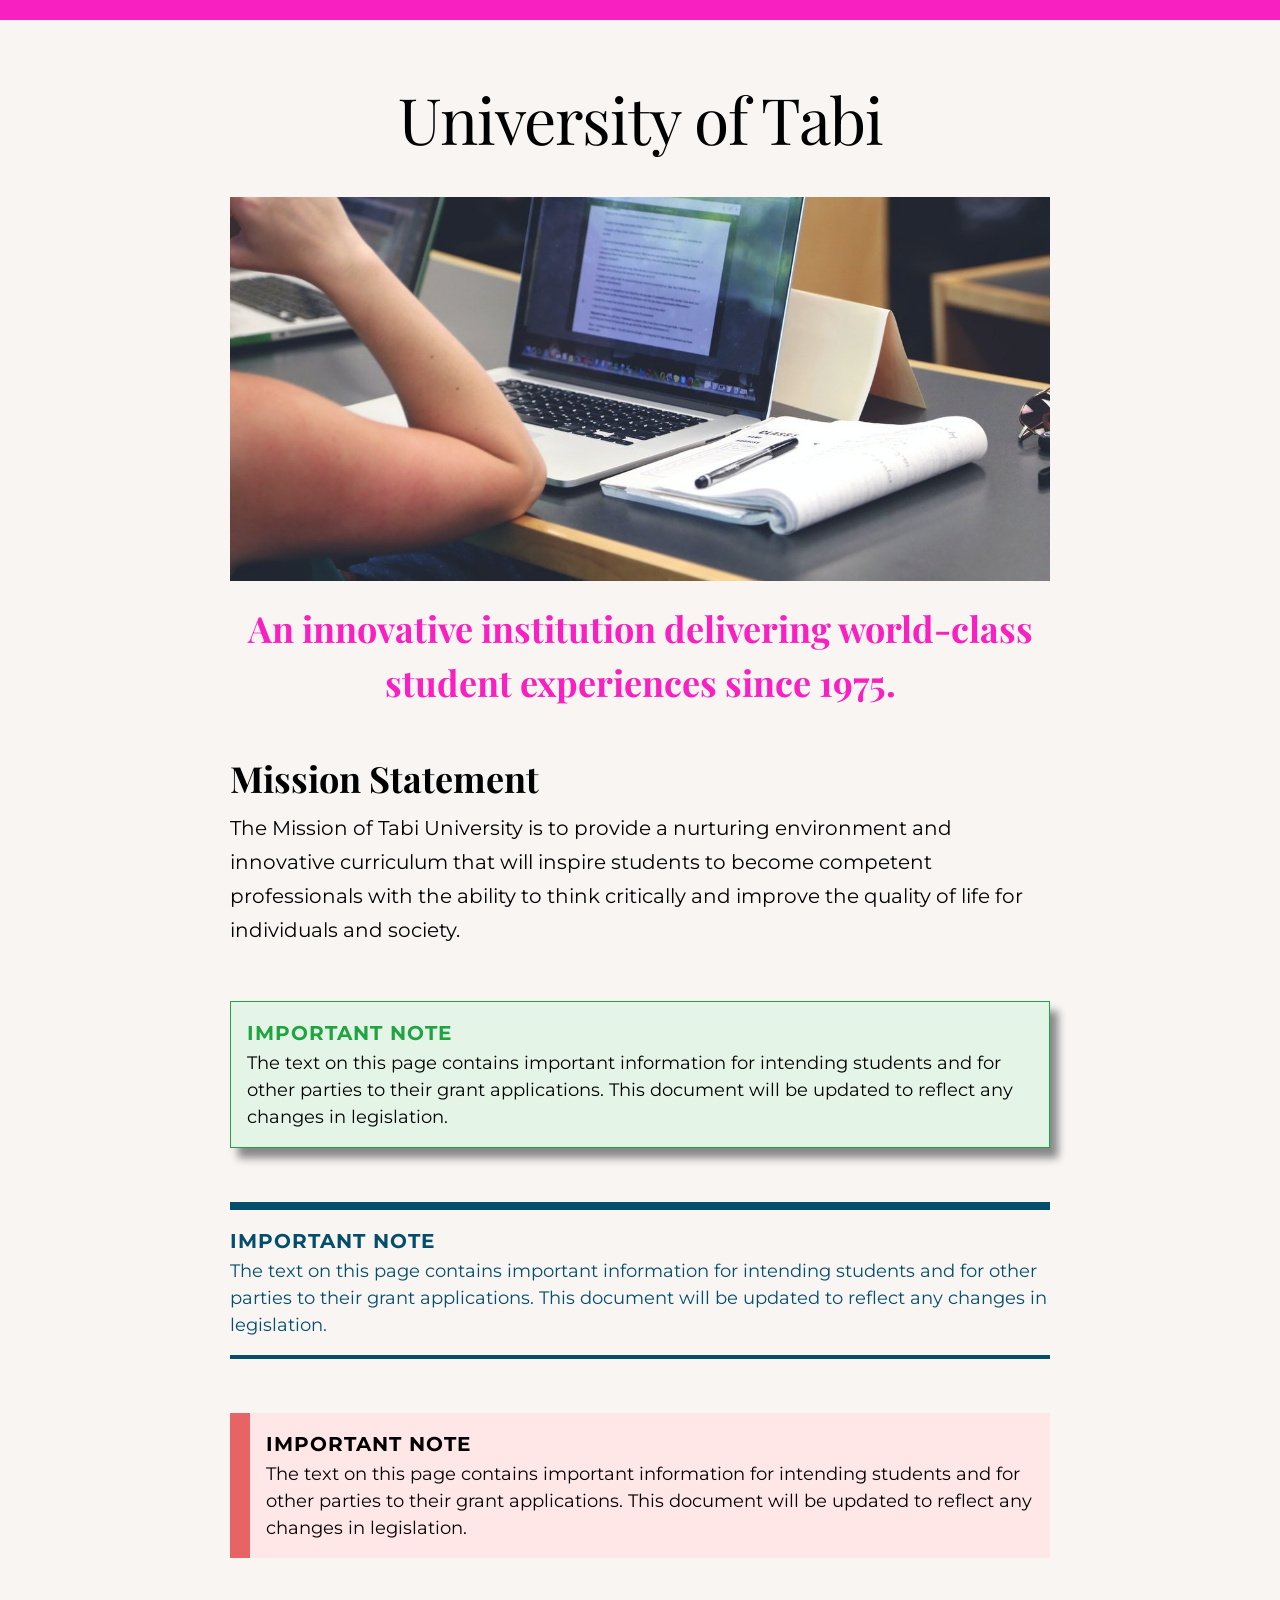
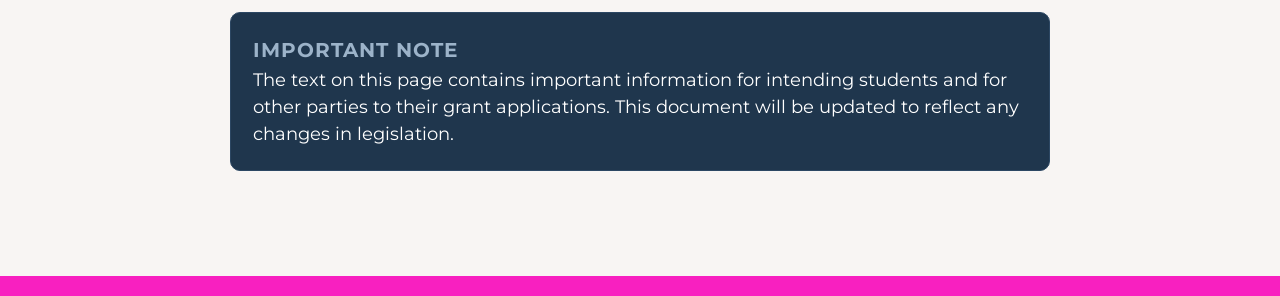
<file: exercises/page-10.html>
<!DOCTYPE html><html lang="en"><head>    <meta charset="utf-8">    <meta name="robots" content="noindex">    <meta name="viewport" content="width=device-width, initial-scale=1.0">    <meta http-equiv="X-UA-Compatible" content="IE=edge">    <title>Sample web page with highlighted panels</title>    <meta name="description" content="A sample web page of text in highighted divs with various background colour and border styles.">    <link href="assets/css/style-10.css" rel="stylesheet">    <link rel="preconnect" href="https://fonts.gstatic.com">    <link href="https://fonts.googleapis.com/css2?family=Montserrat:ital,wght@0,400;0,700;1,400;1,700&family=Playfair+Display:ital,wght@0,400;0,700;1,400;1,700&display=swap" rel="stylesheet"></head><body>    <h1>University of Tabi</h1>    <img src="assets/img/student-computer-screen.jpeg" alt="Student at computer screen">    <h2>An innovative institution delivering world-class student experiences since 1975.</h2>    <h3>Mission Statement</h3>    <p>The Mission of Tabi University is to provide a nurturing environment and innovative curriculum that will inspire students to become competent professionals with the ability to think critically and improve the quality of life for individuals and society.</p>    <div class="important-note-box box-style-1">        <h3>Important Note</h3>        <p>The text on this page contains important information for intending students and for other parties to their grant applications. This document will be updated to reflect any changes in legislation.</p>    </div>    <div class="important-note-box box-style-2">        <h3>Important Note</h3>        <p>The text on this page contains important information for intending students and for other parties to their grant applications. This document will be updated to reflect any changes in legislation.</p>    </div>    <div class="important-note-box box-style-3">        <h3>Important Note</h3>        <p>The text on this page contains important information for intending students and for other parties to their grant applications. This document will be updated to reflect any changes in legislation.</p>    </div>    <div class="important-note-box box-style-4">        <h3>Important Note</h3>        <p>The text on this page contains important information for intending students and for other parties to their grant applications. This document will be updated to reflect any changes in legislation.</p>    </div></body></html>
</file>
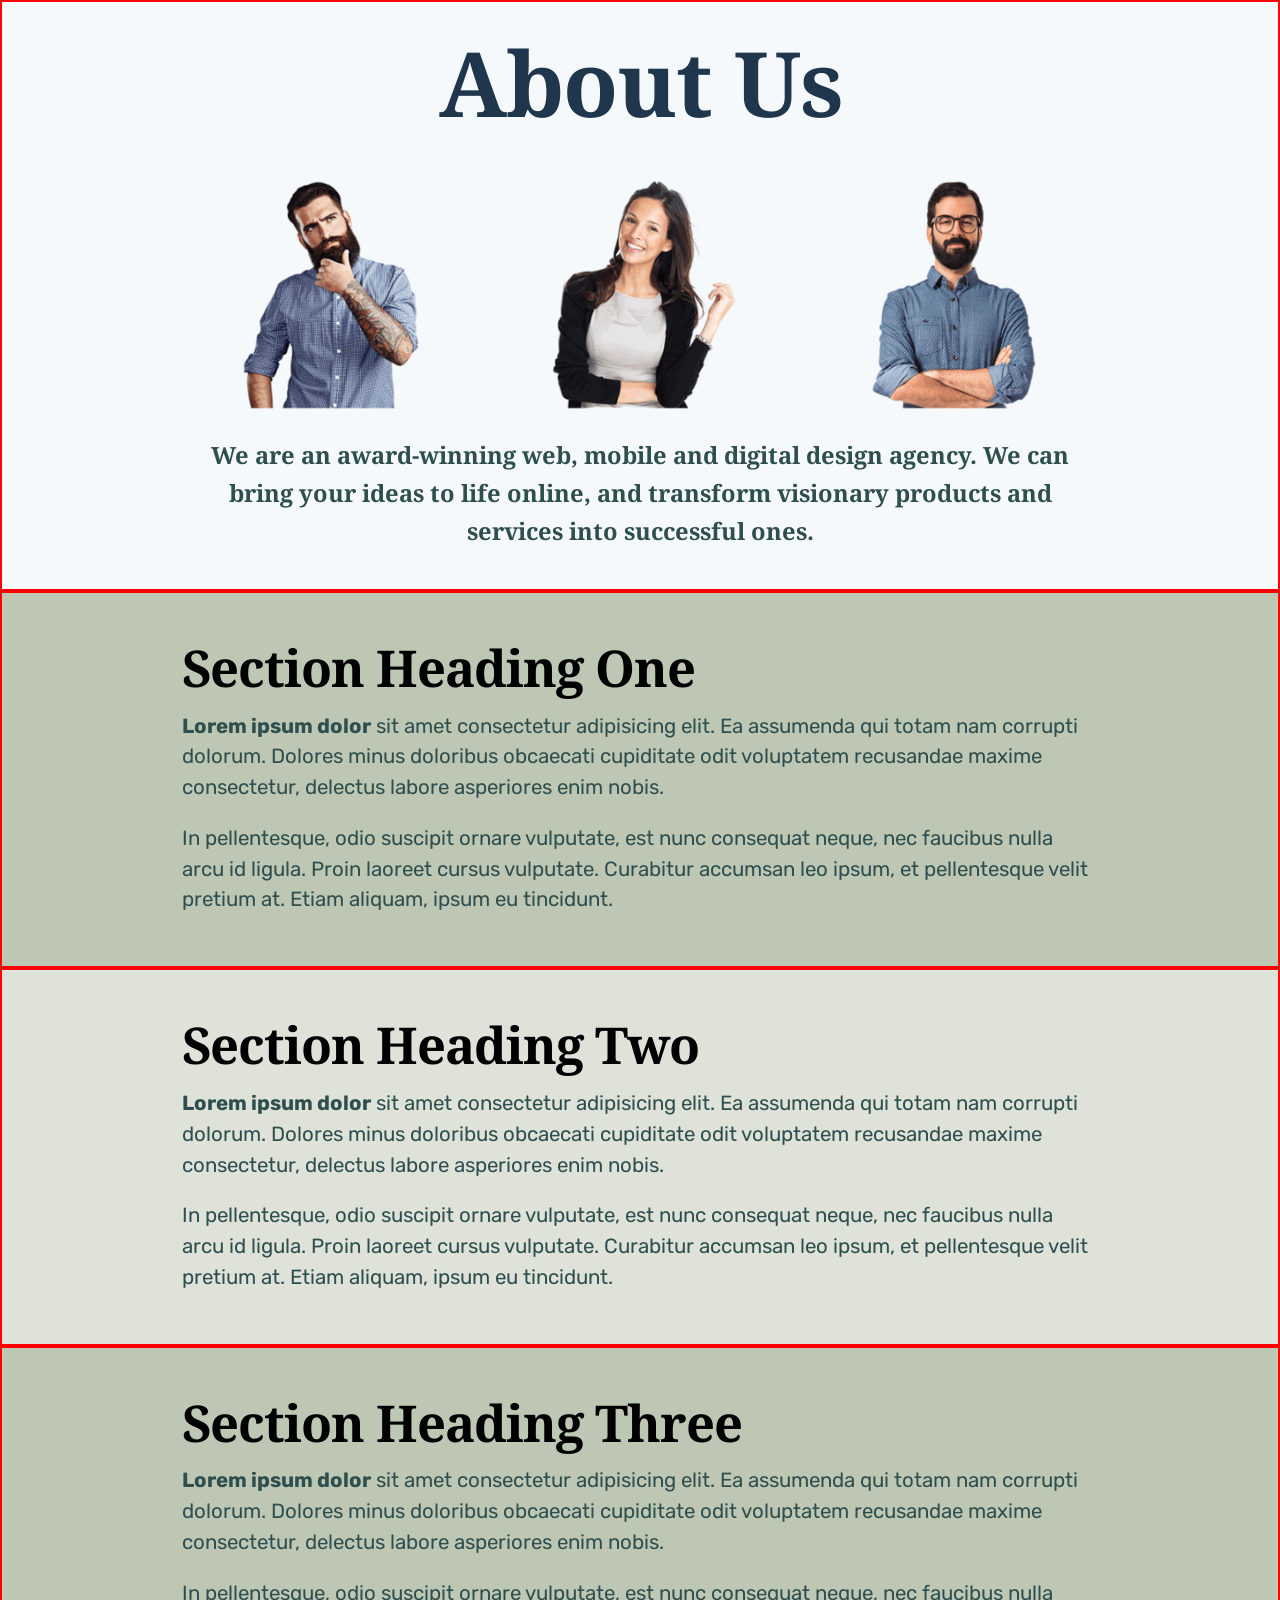
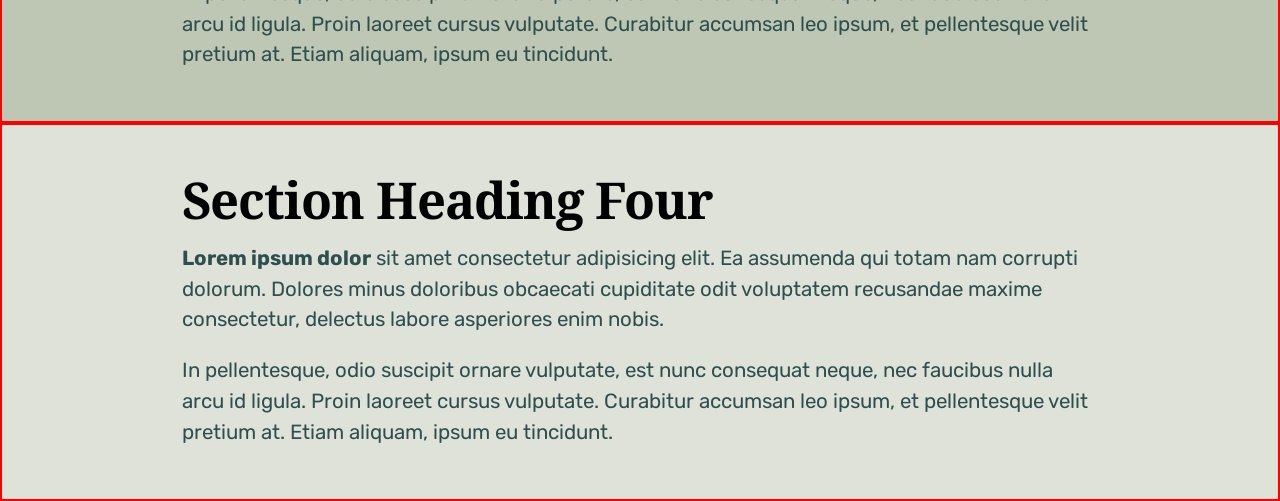
<file: exercises/page-11.html>
<!DOCTYPE html><html lang="en"><head>    <meta charset="UTF-8">    <meta name="viewport" content="width=device-width, initial-scale=1.0">    <title>HTML5 Sample Web Page: Sections with altenating background pastel colours.</title>    <meta name="description" content="Using HTML5 section tags to create a web page with alterating pastel coloured blocks of content.">    <!-- Stylesheet -->    <link rel="stylesheet" href="assets/css/style-11.css">    <style>        header, section {            border: solid 2px red;        }    </style>    <!-- Google Fonts -->    <link rel="preconnect" href="https://fonts.gstatic.com">    <link href="https://fonts.googleapis.com/css2?family=Noto+Serif:ital,wght@0,400;0,700;1,400;1,700&family=Rubik:ital,wght@0,400;0,700;1,400;1,700&display=swap" rel="stylesheet"></head><body><main>    <article>        <header class="header-narrow text-center bg-header">            <h1>About Us</h1>            <img src="assets/img/three-staff.png" alt="staff members">            <h2>We are an award-winning web, mobile and digital design agency. We can bring your ideas to life online, and transform visionary products and services into successful ones.</h2>        </header>        <section class="section-narrow bg-pastel-1">            <h1>Section Heading One</h1>            <p><b>Lorem ipsum dolor</b> sit amet consectetur adipisicing elit. Ea assumenda qui totam nam corrupti dolorum. Dolores minus doloribus obcaecati cupiditate odit voluptatem recusandae maxime consectetur, delectus labore asperiores enim nobis.</p>            <p>In pellentesque, odio suscipit ornare vulputate, est nunc consequat neque, nec faucibus nulla arcu id ligula. Proin laoreet cursus vulputate. Curabitur accumsan leo ipsum, et pellentesque velit pretium at. Etiam aliquam, ipsum eu tincidunt.</p>        </section>        <section class="section-narrow bg-pastel-2">            <h1>Section Heading Two</h1>            <p><b>Lorem ipsum dolor</b> sit amet consectetur adipisicing elit. Ea assumenda qui totam nam corrupti dolorum. Dolores minus doloribus obcaecati cupiditate odit voluptatem recusandae maxime consectetur, delectus labore asperiores enim nobis.</p>            <p>In pellentesque, odio suscipit ornare vulputate, est nunc consequat neque, nec faucibus nulla arcu id ligula. Proin laoreet cursus vulputate. Curabitur accumsan leo ipsum, et pellentesque velit pretium at. Etiam aliquam, ipsum eu tincidunt.</p>        </section>        <section class="section-narrow bg-pastel-1">            <h1>Section Heading Three</h1>            <p><b>Lorem ipsum dolor</b> sit amet consectetur adipisicing elit. Ea assumenda qui totam nam corrupti dolorum. Dolores minus doloribus obcaecati cupiditate odit voluptatem recusandae maxime consectetur, delectus labore asperiores enim nobis.</p>            <p>In pellentesque, odio suscipit ornare vulputate, est nunc consequat neque, nec faucibus nulla arcu id ligula. Proin laoreet cursus vulputate. Curabitur accumsan leo ipsum, et pellentesque velit pretium at. Etiam aliquam, ipsum eu tincidunt.</p>        </section>        <section class="section-narrow bg-pastel-2">            <h1>Section Heading Four</h1>            <p><b>Lorem ipsum dolor</b> sit amet consectetur adipisicing elit. Ea assumenda qui totam nam corrupti dolorum. Dolores minus doloribus obcaecati cupiditate odit voluptatem recusandae maxime consectetur, delectus labore asperiores enim nobis.</p>            <p>In pellentesque, odio suscipit ornare vulputate, est nunc consequat neque, nec faucibus nulla arcu id ligula. Proin laoreet cursus vulputate. Curabitur accumsan leo ipsum, et pellentesque velit pretium at. Etiam aliquam, ipsum eu tincidunt.</p>        </section>    </article></main></body></html>
</file>
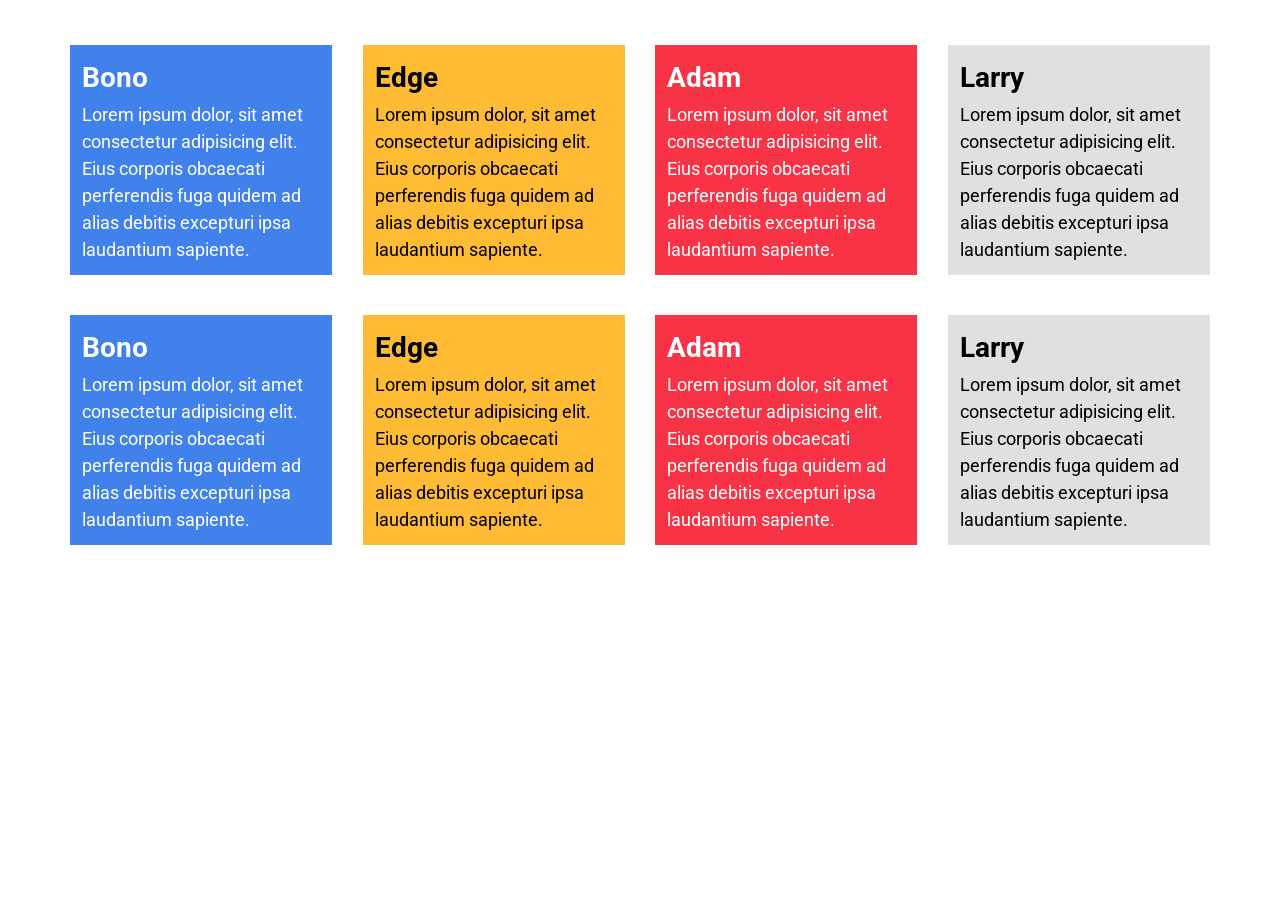
<file: exercises/page-12.html>
<!DOCTYPE html><html lang="en"><head>    <meta charset="UTF-8">    <meta name="viewport" content="width=device-width, initial-scale=1.0">    <title>HTML5 Sample Flexbox Web Page: Four-column Layout.</title>    <meta name="description" content="Using CSS flexbox to create a web page with a two-row, four-column responsive layout.">    <link rel="stylesheet" href="assets/css/style-12.css">    <!-- Google Fonts -->    <link rel="preconnect" href="https://fonts.gstatic.com">    <link href="https://fonts.googleapis.com/css2?family=Roboto:ital,wght@0,400;0,700;1,400;1,700&display=swap" rel="stylesheet"></head><body><main>    <article>        <section>            <div class="container-flexbox">                <div class="bono">                    <h3>Bono</h3>                    <p>Lorem ipsum dolor, sit amet consectetur adipisicing elit. Eius corporis obcaecati perferendis fuga quidem ad alias debitis excepturi ipsa laudantium sapiente.</p>                </div>                <div class="edge">                    <h3>Edge</h3>                    <p>Lorem ipsum dolor, sit amet consectetur adipisicing elit. Eius corporis obcaecati perferendis fuga quidem ad alias debitis excepturi ipsa laudantium sapiente.</p>                </div>                <div class="adam">                    <h3>Adam</h3>                    <p>Lorem ipsum dolor, sit amet consectetur adipisicing elit. Eius corporis obcaecati perferendis fuga quidem ad alias debitis excepturi ipsa laudantium sapiente.</p>                </div>                <div class="larry">                    <h3>Larry</h3>                    <p>Lorem ipsum dolor, sit amet consectetur adipisicing elit. Eius corporis obcaecati perferendis fuga quidem ad alias debitis excepturi ipsa laudantium sapiente.</p>                </div>                <div class="bono">                    <h3>Bono</h3>                    <p>Lorem ipsum dolor, sit amet consectetur adipisicing elit. Eius corporis obcaecati perferendis fuga quidem ad alias debitis excepturi ipsa laudantium sapiente.</p>                </div>                <div class="edge">                    <h3>Edge</h3>                    <p>Lorem ipsum dolor, sit amet consectetur adipisicing elit. Eius corporis obcaecati perferendis fuga quidem ad alias debitis excepturi ipsa laudantium sapiente.</p>                </div>                <div class="adam">                    <h3>Adam</h3>                    <p>Lorem ipsum dolor, sit amet consectetur adipisicing elit. Eius corporis obcaecati perferendis fuga quidem ad alias debitis excepturi ipsa laudantium sapiente.</p>                </div>                <div class="larry">                    <h3>Larry</h3>                    <p>Lorem ipsum dolor, sit amet consectetur adipisicing elit. Eius corporis obcaecati perferendis fuga quidem ad alias debitis excepturi ipsa laudantium sapiente.</p>                </div>            </div>        </section>    </article></main></body></html>
</file>
<file: smoothies/assets/css/lunadoge.css>
/*  ============= WEB BROWSER RESETS ============ */
* { margin: 0; padding: 0; border: none }
*, *::before, *::after { box-sizing: border-box }
html { height: 100%; font-size: 100%; font: inherit; vertical-align: baseline;
scroll-behavior: smooth; scroll-padding-top: 20px }
body { max-width: 1600px; line-height: 1.5; margin-left: auto; margin-right: auto; 
min-height: 100vh; text-rendering: optimizeSpeed }  
img { width: 100%; height: auto; display: block }

/* HTML5 container elements full viewport width */
header, section, footer { width: 100% }
/* Last element at bottom of header or section */
header *:last-child, section *:last-child, 
footer *:last-child { margin-bottom: 0 !important }


/* ================ HERO BLOCK ================ */

header { background-color: var(--ontrend-700) }

.hero-block {
    position: relative; overflow: hidden;
    display: flex; flex-direction: column; justify-content: center;
}

@media (min-width: 1200px) { 
    .hero-block { min-height: 85vh }
}

@media (min-width: 768px) and (max-width: 1199px) {
    .hero-block { min-height: 460px }
}

@media (max-width: 767px) { 
    .hero-block { min-height: 480px; padding: 8% 0  }
}


/* Headings */
.hero-block h1, .hero-block h2 { color: var(--white-000) }
.hero-block h1 { line-height: 1.1 }
.hero-block h2 { line-height: 1.2 }

.hero-block h1 {
    font-size: calc(48px + (94 - 48) * ((100vw - 320px) / (1600 - 320)));
    margin-bottom: 24px;
}

.hero-block h1.text-long {
    font-size: calc(28px + (64 - 28) * ((100vw - 320px) / (1600 - 320)));
    letter-spacing: 0;
    line-height: 1.3;
}

.hero-block h2 {
    font-size: calc(22px + (54 - 22) * ((100vw - 320px) / (1600 - 320)));
    font-weight: 400;
}

@media (min-width: 768px) {
    .hero-block h1 { letter-spacing: -2px }
    .hero-block h2 { letter-spacing: -1px }
}

@media (max-width: 767px) {
    .hero-block h1 { letter-spacing: -1px }
    .hero-block h2 { letter-spacing: 0 }   
}

/* Upper heading */
.hero-block .upper-label {
    width: 100%;
    font-weight: bold; display: block;
    font-size: calc(16px + (18 - 16) * ((100vw - 320px)/(1140 - 320)));
    text-transform: uppercase; 
    letter-spacing: 6px; word-spacing: 120%;
    margin-bottom: 48px;
    color: var(--white-000);
}

.hero-text-container { padding: 0 12% 2% 12%; z-index: 2 }

.hero-bg-media {
    position: absolute; top: 0; right: 0; bottom: 0; left: 0; z-index: 0;
}

.hero-bg-media * {
    object-fit: cover; width: 100%; height: 100%;
}

.bg-overlay {
    position: absolute; top: 0; right: 0; bottom: 0; left: 0; z-index: 1;
    background-image: linear-gradient(rgba(0,0,0,0.3),rgba(0,0,0,0.3));    
}

/* Alignment .hero-block: desktops */
@media (min-width: 768px) {
    .hero-text-container.text-center-desktop { text-align: center }
}
 
/* Alignment: mobiles */
 @media (max-width: 767px) {
    .hero-text-container.text-center-mobile { text-align: center }
    .hero-text-container.text-left-mobile   { text-align: left  }
}
 
/* Buttons */

.hero-block .container-btn a.btn { display: inline-block }

/* Desktops */
@media (min-width: 768px) {
    .hero-block .container-btn { margin-top: 64px }
    .hero-block h1 + .container-btn { margin-top: 120px }
    .hero-block .container-btn a:first-child { margin-right: 40px }
}

/* Desktops: button(s) centre-aligned */
@media (min-width: 768px) {
    .hero-block .container-btn.text-center-desktop { justify-content: center }   
}

/* Mobiles */
@media (max-width: 767px) {
    .hero-block .container-btn.text-center-mobile .btn { align-self: center }
    .hero-block .container-btn { margin-top: 42px; flex-direction: column }
    .hero-block .container-btn .btn { align-self: flex-start }
    .hero-block .container-btn a:first-child { margin-bottom: 32px }
    .hero-block .container-btn a:last-child { margin-bottom: 0 }
    .hero-block h1 + .container-btn { margin-top: 120px }
}

/* ========== BACKGROUND IMAGE HALF =========== */

/* All viewports */
.hero-block.bg-img-left,
.hero-block.bg-img-right { padding-bottom: 0 }
.hero-block.bg-img-left  .bg-overlay, 
.hero-block.bg-img-right .bg-overlay { display: none }


/* Big desktops */
@media (min-width: 1140px) { 
    .hero-block.bg-img-right .hero-text-container,
    .hero-block.bg-img-left  .hero-text-container { padding: 0 6% 2% 6% } 
    .hero-block.bg-img-right .hero-text-container { margin-right: 50% }
    .hero-block.bg-img-right .hero-bg-media  { left: 50% }
    .hero-block.bg-img-left  .hero-text-container { margin-left: 50% }
    .hero-block.bg-img-left  .hero-bg-media  { right: 50% }
}

/* Small desktops and tablets */
@media (min-width: 768px) and (max-width: 1139px) { 
    .hero-block.bg-img-right .hero-text-container { margin-right: 40% }
    .hero-block.bg-img-right .hero-bg-media { left: 60% }
    .hero-block.bg-img-left  .hero-text-container { margin-left:  40% }
    .hero-block.bg-img-left  .hero-bg-media { right: 60% }
}

/* Not big or small desktops, or big tablets */
@media (max-width: 900px) {
    .hero-block.bg-img-right .container-btn, 
    .hero-block.bg-img-left  .container-btn {
        margin-top: 42px;
        flex-direction: column;
    }
    .hero-block .container-btn .btn { align-self: flex-start }
    .hero-block.bg-img-left  .container-btn a:first-child,
    .hero-block.bg-img-right .container-btn a:first-child { margin-bottom: 32px }
    .hero-block.bg-img-left  .container-btn a:last-child, 
    .hero-block.bg-img-right .container-btn a:last-child  { margin-bottom: 0 }
}

/* Small desktops and tablets*/
@media (min-width: 768px) and (max-width: 1139px) { 
    .hero-block.bg-img-right .hero-text-container,
    .hero-block.bg-img-left  .hero-text-container { padding: 0 5% 2% 5% }
    .hero-block.bg-img-right .hero-bg-media { overflow: visible }
}

/* All mobiles */
@media (max-width: 767px) {
    .hero-block.bg-img-right, .hero-block.bg-img-left {
        display: flex; flex-direction: column; justify-content: space-between;
    }
    .hero-block.bg-img-right div, .hero-block.bg-img-left div { position: relative }
    .hero-block.bg-img-right .hero-text-container,
    .hero-block.bg-img-left  .hero-text-container { padding: 0 12% 12% 12% } 
    .hero-block.bg-img-left  .container-btn,
    .hero-block.bg-img-right .container-btn { margin-top: 42px; flex-direction: column }
    .hero-block.bg-img-left  .container-btn .btn, 
    .hero-block.bg-img-right .container-btn .btn { align-self: flex-start }
    .hero-block.bg-img-left  .container-btn a:first-child,
    .hero-block.bg-img-right .container-btn a:first-child { margin-bottom: 32px }
    .hero-block.bg-img-left  .container-btn a:last-child, 
    .hero-block.bg-img-right .container-btn a:last-child  { margin-bottom: 0 }
    .hero-block.bg-img-right .container-btn.text-center-mobile .btn,
    .hero-block.bg-img-left  .container-btn.text-center-mobile .btn {
        text-align: center; margin-left: auto; margin-right: auto
    }
}

/* Large mobiles */
@media (min-width: 560px) and (max-width: 767px ) {
    .hero-block.bg-img-right .hero-bg-media img, 
    .hero-block.bg-img-left  .hero-bg-media img {
        width: 70%; height: auto; text-align: center;
        margin: -32px auto 32px auto;
    }
}

/* Typography */
.hero-block.bg-img-left  .hero-text-container h1,
.hero-block.bg-img-right .hero-text-container h1 {
    font-size: calc(48px + (84 - 48) * ((100vw - 320px) / (1600 - 320)));
}

.hero-block.bg-img-left  .hero-text-container h2,
.hero-block.bg-img-right .hero-text-container h2 {
    font-size: calc(22px + (42 - 22) * ((100vw - 320px) / (1600 - 320)));
} 

.hero-block.bg-img-left  .hero-text-container h1.text-long,
.hero-block.bg-img-right .hero-text-container h1.text-long {
    font-size: calc(28px + (42 - 28) * ((100vw - 320px) / (1600 - 320)));
    letter-spacing: 0;
    line-height: 1.2;
}


/* ========== HALF TEXT AND HALF IMAGE =========== */

.hero-block.hero-half { display: flex }
.hero-block.hero-half .hero-text-container,
.hero-block.hero-half .hero-bg-media { 
    position: static; flex-direction: column; justify-content: center; 
}

.hero-block.hero-half .hero-text-container h1 {
    font-size: calc(48px + (64 - 48) * ((100vw - 320px) / (1600 - 320)));
    margin-bottom: 24px; letter-spacing:-2px;
}

.hero-block.hero-half .hero-text-container h2 { 
    font-size: calc(22px + (32 - 22) * ((100vw - 320px) / (1600 - 320)));
    letter-spacing: 0;
}

.hero-block.hero-half .hero-text-container h1.text-long {
    font-size: calc(28px + (42 - 28) * ((100vw - 320px) / (1600 - 320)));
    letter-spacing: 0;
    line-height: 1.2;
}
/* Desktops */
@media (min-width: 768px) { 
    .hero-block.hero-half { flex-direction: row; justify-content: space-between; }
    .hero-block.hero-half .col-2 { 
        display: flex; flex-direction: column;
        width: 47%; justify-content: center;
    }
}

/* Mobiles */
@media (max-width: 767px) { 
    .hero-block.hero-half { flex-direction: column; padding: 8% 0 10% 0  }
    .hero-block.hero-half .col-2 { width: 100% }
}

@media (min-width: 1140px) { 
    .hero-block.hero-half.half-img-right .col-2 .hero-text-container  { padding: 4% 0 4% 16% }
    .hero-block.hero-half.half-img-right .col-2 .hero-bg-media { padding: 4% 16% 4% 0 }
    .hero-block.hero-half.half-img-left  .col-2 .hero-text-container  { padding: 4% 16% 4% 0 }
    .hero-block.hero-half.half-img-left  .col-2 .hero-bg-media { padding: 4% 0 4% 16% }
    .hero-block.hero-half .col-2 { width: 48% }
}

@media (min-width: 1025px) and (max-width: 1139px) { 
    .hero-block.hero-half.half-img-right .col-2 .hero-text-container  { padding: 3% 0 3% 12% }
    .hero-block.hero-half.half-img-right .col-2 .hero-bg-media { padding: 3% 12% 3% 0 }
    .hero-block.hero-half.half-img-left  .col-2 .hero-text-container  { padding: 3% 8% 3% 4%}
    .hero-block.hero-half.half-img-left  .col-2 .hero-bg-media { padding: 3% 0 3% 12% }
    .hero-block.hero-half .col-2 { width: 49% }
}

@media (min-width: 768px) and (max-width: 1024px) { 
    .hero-block.hero-half.half-img-right .col-2 .hero-text-container  { padding: 0 0 0 9% }
    .hero-block.hero-half.half-img-right .col-2 .hero-bg-media { padding: 0 9% 0 0 }
    .hero-block.hero-half.half-img-left  .col-2 .hero-text-container  { padding: 0 9% 0 0 }
    .hero-block.hero-half.half-img-left  .col-2 .hero-bg-media { padding: 0 0 0 9% }
    
    .hero-block.hero-half.half-img-right .col-2:first-child { width: 59% }
    .hero-block.hero-half.half-img-right .col-2:last-child  { width: 39% }
    .hero-block.hero-half.half-img-left  .col-2:first-child { width: 39% }
    .hero-block.hero-half.half-img-left  .col-2:last-child  { width: 59% }
    .hero-block.hero-half.half-img-left .col-2 .hero-text-container { padding: 0 4% 0 5% }
}

/* All mobiles */
@media (max-width: 767px) {
    .hero-block.hero-half.half-img-right .col-2:first-child { order: 2 }
    .hero-block.hero-half.half-img-right .col-2:last-child  { order: 1 }
    .hero-block.hero-half .hero-text-container .container-btn {
        margin-top: 42px;
        flex-direction: column;
        align-self: flex-start;
    }

    .hero-block.hero-half .hero-text-container .container-btn.text-center-mobile {
        text-align: center;
        align-items: center;
    }
    .hero-block.hero-half.half-img-right .col-2 .hero-bg-media {
        margin-bottom: 32px !important
    }

    .hero-block.hero-half.half-img-left .container-btn {
        text-align: center;
        margin-left: 0;
        margin-right:0;
    }
}

/* Large mobiles */
@media (min-width: 560px) and (max-width: 767px ) {
    .hero-block.hero-half .col-2 .hero-bg-media {
        width: 50%; height: auto; text-align: center;
        margin: 0 auto 32px auto;
    }
}

/* Small mobiles */
@media (max-width: 559px) {
    .hero-block.hero-half .col-2 .hero-bg-media {
        width: 70%; height: auto; text-align: center;
        margin: 0 auto 32px auto;
    }
}

.hero-block .container-btn a.btn {
    font-size: calc(18px + (19 - 18) * ((100vw - 320px)/(1600 - 320)));
    text-decoration: none;
    font-weight: bold;
}

/* Non-mobiles */
@media (min-width: 768px) {
    .hero-block .container-btn a.btn { padding: 14px 32px }
}

/* Mobiles */
@media (max-width: 767px) {
    .hero-block .container-btn a.btn { padding: 12px 26px }
}

/* ========= SECTIONS: HORIZONTAL AND VERTICAL SPACING ======== */

/* A 'part' of a web page that is not a 'header' or a 'footer' or a 'nav' (menu). Typically, sections have a heading (usually h2). */

/* Desktops/Laptops */
@media (min-width: 1200px) { 
	section { 
		padding: 3.5% calc((100% - 800px)/2) 5% calc((100% - 800px)/2); 
		margin: 0 auto;
	} 
}

/* Tablets and smaller desktops */
@media (min-width: 1025px) and (max-width: 1199px ) { 
	section { padding: 3% 14% 3% 14% } 
}

/* Tablets */
@media (min-width: 768px) and (max-width: 1024px) { 
	section { padding: 4% 5% 4% 5% }
}

/* Larger mobiles */
@media (min-width: 400px) and (max-width: 767px)  { 
	section { padding: 7% 13% 8% 13% }
}

/* Smaller mobiles */
@media (max-width: 399px) { 
	section { padding: 7% 10% 8% 10% } 
}

/* Final section block above footer */
section:last-child { padding-bottom: 6% }


/* ===== SECTIONS: FULL-WIDTH (NO FLEXBOX PARENT-CHILD COLUMNS ) ====== */

/* Upper heading */
section > .upper-label {
    width: 100%;
    font-weight: bold; display: block;
    font-size: calc(16px + (18 - 16) * ((100vw - 320px)/(1140 - 320)));
    text-transform: uppercase; 
    letter-spacing: 6px; word-spacing: 120%;
    margin-bottom: 48px;
}

section > h2 {
	font-size: calc(28px + (42 - 28) * ((100vw - 320px) / (1140 - 320)));
	line-height: 1.2; 
	letter-spacing: -1px;
    margin-bottom: 36px;
}

@media (max-width: 767px) {
    section > h2 { margin-bottom: 24px }
}

section > h3 {
	font-size: calc(20px + (24 - 20) * ((100vw - 320px) / (1140 - 320)));
	line-height: 1.2; 
	margin-top: 40px; margin-bottom: 2px;
    color: var(--gray-600) 
}

section > p {
	font-size: calc(19px + (22 - 19) * ((100vw - 320px) / (1140 - 320)));
	line-height: 1.6; margin-bottom: 16px;
}

section > p.standfirst {
    font-size: calc(20px + (24 - 20) * ((100vw - 320px) / (1140 - 320)));
    margin-bottom: 20px;
}

section  ul { margin-bottom: 18px }

section > ul > li { 
	font-size: calc(19px + (22 - 19) * ((100vw - 320px) / (1140 - 320)));
    line-height: 1.5; margin-bottom: 14px; 
    margin-left: 22px; padding-left: 12px; 
}

/* All viewports: Paragraphs and lists */
section > p:last-child,
section > ul li:last-child { margin-bottom: 0 }

/* Images */
section > figure { margin-bottom: 32px }

/* Faux buttons */
section > .container-btn {
    display: flex; 
    justify-content: space-between; 
    flex-wrap: wrap; 
    align-items: flex-start;
    width: 100%; 
}

section.text-center > .container-btn,
section > .container-btn.text-center { 
    justify-content: center
}

section > .container-btn a.btn {
    font-size: calc(18px + (19 - 18) * ((100vw - 320px)/(1600 - 320)));
    text-decoration: none;
    font-weight: bold;
}

/* Non-mobiles */
@media (min-width: 768px) {
    section > .container-btn { 
        margin-top: 42px; 
        flex-direction: row;
        justify-content: flex-start;
        text-align: left;
    }
    section > .container-btn a.btn { padding: 14px 32px }
    section > .container-btn a:first-child { margin-right: 40px }
}

/* Mobiles */
@media (max-width: 767px) {
    section > .container-btn {
        margin-top: 32px; 
        flex-direction: column;
        align-self: flex-start
    }
    section > .container-btn a.btn { padding: 12px 26px }
    section > .container-btn a:first-child { margin-bottom: 40px }
    section > .container-btn a:last-child { margin-bottom: 32px !important }

    section.text-center > .container-btn a.btn,
    section > .container-btn.text-center a.btn {
        align-self: center
    }
}


/* ============= SECTIONS: FLEXBOX-BASED  ============ */

/* For a section that is a 'parent' container of child elements. 
On large screens (and sometimes small screens too), the div child elements are typically arranged in multi-column layouts */

.container-flex { 
    display: flex; 
    justify-content: space-between; 
    flex-wrap: wrap; 
    align-items: stretch;
    width: 100%; 
    padding-left: 8%;
    padding-right: 8%; 
}

/* ========= FLEXBOX SECTIONS: SINGLE COLUMN, FULL-WIDTH ========= */
/* For first, introduction content of a multi-column section. */

/* Desktops/Laptops */
@media (min-width: 1200px) { 
	.col-1 { 
		padding-left: calc((100% - 800px)/2);
		padding-right: calc((100% - 800px)/2);
		margin: 0 auto;
	} 
}

/* Tablets and smaller desktops */
@media (min-width: 1025px) and (max-width: 1199px ) {
    .col-1 { 
        padding-left: 12%;
        padding-right: 12% 
    }
}

/* Tablets */
@media (min-width: 768px) and (max-width: 1024px) { 
    .col-1 { 
        padding-left: 5%;
        padding-right: 5% 
    }
}

/* Larger mobiles */
@media (min-width: 400px) and (max-width: 767px)  { 
    .col-1 { 
        padding-left: 13%;
        padding-right: 13% 
    }
}

/* Smaller mobiles */
@media (max-width: 399px) { 
    .col-1 { 
        padding-left: 10%;
        padding-right: 10% 
    }
}

/* All viewports */
.col-1 {
    width: 100%;
    margin-bottom: 42px;
}

/* Sub-headings (h2 and h3) inside .col-1 child element */

.col-1 h2 {
    font-weight: 700;
    font-size: calc(28px + (48 - 28) * ((100vw - 320px) / (1140 - 320)));
    line-height: 1.1;
    letter-spacing: -2px;
    margin-bottom: 32px;
    color: var(--gray-900);
}

.col-1 h1.long-text {
    font-size: calc(28px + (48 - 28) * ((100vw - 320px) / (1140 - 320)));
}

.col-1 h3 {
    font-size: calc(22px + (32 - 22) * ((100vw - 320px) / (1140 - 320)));
    font-weight: normal;
    line-height: 1.2;
    letter-spacing: -1px;
    margin-top: -12px;
    color: var(--gray-600);
}

/* Adjust upper block h2 and h3 letter-spacing for mobiles */
@media (max-width: 767px) { 
    .col-1 h2 { letter-spacing: -1px }
    .col-1 h3 { letter-spacing: 0 }
}

/* Upper heading inside .col-1 child element */
.col-1 .upper-label {
    font-weight: bold; display: inline-block;
    font-size: calc(16px + (18 - 16) * ((100vw - 320px)/(1140 - 320)));
    text-transform: uppercase; 
    letter-spacing: 6px; word-spacing: 120%;
    margin-bottom: 32px;
}

/* ============= TWO COLUMNS ============ */

/* Desktops/Laptops */
@media (min-width: 1200px) { 
	.cols-2-grid  { 
		padding-left: calc((100% - 880px)/2);
		padding-right: calc((100% - 880px)/2);
		margin: 0 auto;
	} 
}

/* Tablets and smaller desktops */
@media (min-width: 1025px) and (max-width: 1199px ) {
    .cols-2-grid  { 
        padding-left: 12%;
        padding-right: 12% 
    }
}

/* Tablets */
@media (min-width: 768px) and (max-width: 1024px) { 
    .cols-2-grid { 
        padding-left: 5%;
        padding-right: 5% 
    }
}

/* Larger mobiles */
@media (min-width: 400px) and (max-width: 767px)  { 
    .cols-2-grid { 
        padding-left: 13%;
        padding-right: 13% 
    }
}

/* Smaller mobiles */
@media (max-width: 399px) { 
    .cols-2-grid { 
        padding-left: 10%;
        padding-right: 10% 
    }
}

.col-2 { background-color: inherit; padding: 20px 20px 20px 20px }

/* Non-mobiles */
@media (min-width: 768px) { 
    .col-2 { width: 47%; margin-bottom: 64px }
    .col-2:nth-last-child(-n+2) { margin-bottom: 0 }
}

/* Mobiles */
@media (max-width: 767px) { 
    .col-2 { 
        width: 100%; 
        max-width: 400px; 
        margin-left: auto; margin-right: auto; 
        margin-bottom: 24px;
    }

    /* 2 columns to 2 columns */
    .mobile-col-2 .col-2 { 
        width: 49%;
        margin-bottom: 20px 
    }
    .mobile-col-2 .col-2:nth-child(odd) { margin-right: -3% }
    .mobile-col-2 .col-2:nth-child(even) { margin-left: -3% }
    .mobile-col-2 .col-2:nth-last-child(-n+2) { margin-bottom: 0 }

    .mobile-col-2 .col-2 p, 
    .mobile-col-2 .col-2 li { line-height: 1.4 }
    .mobile-col-2 .col-2 li { padding-left: 2px }
}

/* Column sub-headings */
.col-2 h3 {
    font-size: calc(19px + (28 - 19) * ((100vw - 320px) / (1140 - 320)));
    font-weight: 700; line-height: 1.15; margin-bottom: 6px;
}

/* Paragraphs and Lists */
.col-2 p {
    font-size: calc(17px + (20 - 17) * ((100vw - 320px) / (1140 - 320)));
    line-height: 1.5; margin-bottom: 16px;
}

.col-2 li { 
    font-size: calc(17px + (19 - 17) * ((100vw - 320px) / (1140 - 320))); 
    line-height: 1.4; margin-bottom: 10px; 
    margin-left: 15px; padding-left: 12px; 
}

/* Padding on columns */
.col-padding .col-2 {
    padding: 26px 28px 28px 28px;
}

.col-2 a.btn { 
	padding: 16px 32px;
	font-size: calc(17px + (18 - 17) * ((100vw - 320px)/(1600 - 320)));
}

@media (min-width: 1200px) {
    .col-2 figure { margin-bottom: 32px }
}

@media (min-width: 768px) and (max-width: 1199px) {
    .col-2 figure { margin-bottom: 26px }
}

@media (max-width: 767px) { 
    .col-2 figure { margin-bottom: 20px }
}

/* Font Awesome: Larger and smaller icons */
.col-2 figure.icon i[class*='fa'] { font-size: 116px }
.icon-small .col-2 figure.icon i[class*='fa'] { font-size: 80px; }

/* Light Awesome: Larger and smaller icons */
.col-2 figure.icon i[class*="la"] { font-size: 150px }
.icon-small .col-2 figure.icon i[class*="la"] { font-size: 110px }

/* Material UI (Outline): Larger and smaller icons */
.col-2 figure.icon { font-family: 'Material Icons'; display: inline-block }
.col-2 figure.icon span.material-icons-outlined { font-size: 140px }
.icon-small .col-2 figure.icon span.material-icons-outlined { font-size: 140px }

/* Font Awesome: Vertical spacing */
@media (min-width: 768px) { 
    .col-2  figure.icon i[class*='fa'] { margin-top: 24px; margin-bottom: 0 }
}
@media (max-width: 767px) { 
    .col-2  figure.icon i[class*='fa'] { margin-top: 0; margin-bottom: 18px }
}

/* Light Awesome: Vertical spacing */
.col-2  figure.icon i[class*="la"] { margin-top: 0; margin-bottom: -12px }

/* Material UI: Vertical spacing */
@media (min-width: 768px) { 
    .col-2  figure.icon span.material-icons-outlined { margin-top: 24px; margin-bottom: -72px }
}

@media (max-width: 768px) { 
    .col-2  figure.icon span.material-icons-outlined { margin-top: 12px; margin-bottom: -56px }
}


/* ============= TWO COLUMNS: SPLIT TEXT AND IMAGE ============ */

/* Desktops/Laptops */
@media (min-width: 1025px) { 
	.cols-2-split { 
        padding: 5% 10% 3% 10%;
	} 
}

/* Tablets */
@media (min-width: 768px) and (max-width: 1024px) { 
    .cols-2-split { 
        padding: 5% 10% 4% 10%;
    }
}
/* Larger mobiles */
@media (min-width: 400px) and (max-width: 767px)  { 
	section.cols-2-split { 
        padding: 9% 13% 6% 13%; 
    } 
}

/* Smaller mobiles */
@media (max-width: 399px) { 
	section.cols-2-split { 
        padding: 12% 10% 8% 10%; 
    } 
}

/* Individual Columns */
.cols-2-split .col-2 {
    display: flex; 
    flex-direction: column; 
    justify-content: center;
    overflow: hidden;
}

/* Non-mobiles */
@media (min-width: 768px) { 
    .cols-2-split .col-2 { width: 47% }
}

/* Mobiles */
@media (max-width: 767px) { 
    .cols-2-split .col-2 { 
        width: 100%; 
        max-width: 400px;
    }
    .cols-2-split .col-2:nth-child(1) { 
        margin-top: 32px;
    }
}

/* Column order */
@media (min-width: 768px) {
    .cols-2-split.split-image-right .col-2:nth-child(1) { order: 1; }
    .cols-2-split.split-image-right .col-2:nth-child(2) { order: 2; }
    .cols-2-split.split-image-left  .col-2:nth-child(1) { order: 2; }
    .cols-2-split.split-image-left  .col-2:nth-child(2) { order: 1; }
}

/* Column order mobiles, image on top */
@media (max-width: 767px) {
    .cols-2-split .col-2:nth-child(1) { order: 2 }
    .cols-2-split .col-2:nth-child(2) { order: 1 }
}

/* Upper label */
.cols-2-split .col-2 .upper-label {
    width: 100%;
    font-weight: bold; display: block;
    font-size: calc(16px + (18 - 16) * ((100vw - 320px)/(1140 - 320)));
    text-transform: uppercase; 
    letter-spacing: 6px; word-spacing: 120%;
    margin-bottom: 48px;
}

/* Column headings */
.cols-2-split .col-2 h2 {
    font-size: calc(24px + (32 - 24) * ((100vw - 320px) / (1140 - 320)));
    font-weight: 700; line-height: 1.15; margin-bottom: 6px;
}

/* Column sub-headings */
.cols-2-split .col-2 h3 {
    font-size: calc(20px + (24 - 20) * ((100vw - 320px) / (1140 - 320)));
    font-weight: 700; line-height: 1.15; margin-bottom: 6px;
}

/* Paragraphs and Lists */
.cols-2-split .col-2 p {
    font-size: calc(17px + (20 - 17) * ((100vw - 320px) / (1140 - 320)));
    line-height: 1.5; margin-bottom: 16px;
}

.cols-2-split .col-2 li { 
    font-size: calc(17px + (18 - 17) * ((100vw - 320px) / (1140 - 320))); 
    line-height: 1.4; margin-bottom: 10px; 
    margin-left: 15px; padding-left: 12px; 
}

/* Faux buttons */
.cols-2-split .container-btn {
    display: flex; 
    justify-content: space-between; 
    flex-wrap: wrap; 
    align-items: flex-start;
    width: 100%; 
}

.cols-2-split .container-btn a.btn {
    font-size: calc(18px + (19 - 18) * ((100vw - 320px)/(1600 - 320)));
    text-decoration: none;
    font-weight: bold;
}

/* Non-mobiles */
@media (min-width: 768px) {
    .cols-2-split .container-btn { 
        margin-top: 12px; 
        flex-direction: row;
        justify-content: flex-start;
        text-align: left;
    }
    .cols-2-split .container-btn a.btn { padding: 10px 22px }
    .cols-2-split .container-btn a:first-child { margin-right: 40px }
}

/* Mobiles */
@media (max-width: 767px) {
    .cols-2-split .container-btn {
        margin-top: 6px; 
        flex-direction: column;
        align-self: flex-start
    }
    .cols-2-split .container-btn a.btn { padding: 12px 26px }
    .cols-2-split .container-btn a:first-child { margin-bottom: 30px }
    .cols-2-split .container-btn a:last-child { margin-bottom: 32px !important }
}

/* Figures */
.cols-2-split .col-2 figure { margin-bottom: 0 }

/* ============= THREE COLUMNS ============ */


.col-3 { background-color: inherit; padding: 18px 18px 18px 18px }
/* Non-mobiles */
@media (min-width: 768px) { 
    .col-3 { width: 31%; margin-bottom: 48px }
    .col-3:nth-last-child(-n+3) { margin-bottom: 0 }
}

/* Mobiles */
@media (max-width: 767px) { 
    /* 3 columns to 1 column */
    .col-3 { 
        width: 100%;
        max-width: 400px; 
        margin-left: auto; margin-right: auto; 
        margin-bottom: 48px
    }

    /* 3 columns to 2 columns */
   .mobile-col-2 .col-3 { 
       width: 49%;
       margin-bottom: 20px 
    }
    .mobile-col-2 .col-3:nth-child(odd) { margin-right: -3% }
    .mobile-col-2 .col-3:nth-child(even) { margin-left: -3% }
    .mobile-col-2 .col-3:nth-last-child(-n+2) { margin-bottom: 0 }

    .mobile-col-2 .col-3 p, 
    .mobile-col-2 .col-3 li { line-height: 1.4 }
    .mobile-col-2 .col-3 li { padding-left: 2px }
}

/* =================== TYPOGRAPHY  ================== */

.col-3 h3 { 
    font-size: calc(22px + (24 - 22) * ((100vw - 320px) / (1140 - 320)));
    font-weight: 700; line-height: 1.15; margin-bottom: 6px;
}

@media (max-width: 767px) { 
    .mobile-col-2 .col-3 h3 { font-size: 19px }
}

.col-3 p {
    font-size: calc(17px + (19 - 17) * ((100vw - 320px) / (1140 - 320)));
    line-height: 1.5; margin-bottom: 16px;
}

.col-3 li { 
    font-size: calc(17px + (18 - 17) * ((100vw - 320px) / (1140 - 320))); 
    line-height: 1.4; margin-bottom: 10px; 
    margin-left: 15px; padding-left: 12px; 
}

/* =============== FAUX BUTTONS ================ */
.col-3 a.btn { 
	padding: 14px 32px;
	font-size: calc(17px + (19 - 17) * ((100vw - 320px)/(1600 - 320)));
}

/* ================= IMAGES, DRAWINGS, BIG ICONS ================= */

@media (min-width: 1200px) {
    .col-3 figure { margin-bottom: 32px }
}

@media (min-width: 768px) and (max-width: 1199px) {
    .col-3 figure { margin-bottom: 26px }
}

@media (max-width: 767px) { 
    .col-3 figure { margin-bottom: 20px }
}

/* ================= ICONS AS ILLUSTRATIONS  ================= */

/* Font Awesome: Larger and smaller icons */
.col-3 figure.icon i[class*='fa'] { font-size: 116px }
.icon-small .col-3 figure.icon i[class*='fa'] { font-size: 80px; }

/* Light Awesome: Larger and smaller icons */
.col-3 figure.icon i[class*="la"] { font-size: 150px }
.icon-small .col-3 figure.icon i[class*="la"] { font-size: 110px }

/* Material UI (Outline): Larger and smaller icons */
.col-3 figure.icon { font-family: 'Material Icons'; display: inline-block }
.col-3 figure.icon span.material-icons-outlined { font-size: 140px }
.icon-small .col-3 figure.icon span.material-icons-outlined { font-size: 140px }

/* Font Awesome: Vertical spacing */
@media (min-width: 768px) { 
    .col-3 figure.icon i[class*='fa'] { margin-top: 24px; margin-bottom: 0 }
}
@media (max-width: 767px) { 
    .col-3 figure.icon i[class*='fa'] { margin-top: 0; margin-bottom: 18px }
}

/* Light Awesome: Vertical spacing */
.col-3 figure.icon i[class*="la"] { margin-top: 0; margin-bottom: -12px }

/* Material UI: Vertical spacing */
@media (min-width: 768px) { 
    .col-3 figure.icon span.material-icons-outlined { margin-top: 24px; margin-bottom: -72px }
}

@media (max-width: 768px) { 
    .col-3 figure.icon span.material-icons-outlined { margin-top: 12px; margin-bottom: -56px }
}

/* ============= FOUR COLUMNS ============ */

.col-4 { background-color: inherit; padding: 16px 16px 16px 16px }

/* Non-mobiles */
@media (min-width: 768px) { 
    .col-4 { width: 23.5%; margin-bottom: 48px }
    .col-4:nth-last-child(-n+4) { margin-bottom: 0 }
}

/* Mobiles */
@media (max-width: 767px) { 
    /* On mobiles, 4 columns to 1 column */
    .col-4 { 
        width: 100%;
        max-width: 400px; 
        margin-left: auto; margin-right: auto; 
        margin-bottom: 48px
    }
    .col-4:last-child { margin-bottom: 0 }

    /* On mobiles, 4 columns to 2 columns */
    .mobile-col-2 .col-4 { width: 49% }
    .mobile-col-2 .col-4 { margin-bottom: 20px }

    .mobile-col-2 .col-4:nth-child(odd) { margin-right: -3% }
    .mobile-col-2 .col-4:nth-child(even) { margin-left: -3% }
    .mobile-col-2 .col-4:nth-last-child(-n+2) { margin-bottom: 0 }
}


/* =================== TYPOGRAPHY  ================== */

.col-4 h3 { 
    font-size: calc(20px + (22 - 20) * ((100vw - 320px) / (1140 - 320)));
    font-weight: 700; line-height: 1.15; margin-bottom: 6px;
}

@media (max-width: 767px) { 
    .mobile-col-2 .col-4 h3 { font-size: 19px }
}

.col-4 p {
    font-size: calc(16px + (17 - 16) * ((100vw - 320px) / (1140 - 320)));
    line-height: 1.4; margin-bottom: 16px;
}

.col-4 li { 
    font-size: calc(16px + (17 - 16) * ((100vw - 320px) / (1140 - 320))); 
    line-height: 1.4; margin-bottom: 10px; 
    margin-left: 13px; padding-left: 6px; 
}

/* All viewports: Paragraphs and lists */
.col-4  p:last-child,
.col-4 li:last-child { margin-bottom: 0 }


/* Padding on columns */
.col-padding .col-4 {
    padding: 16px 16px 16px 16px;
}

/* =============== FAUX BUTTONS ================ */
.col-4 a.btn { 
	padding: 14px 28px;
	font-size: calc(17px + (18 - 17) * ((100vw - 320px)/(1600 - 320)));
}

/* ================= IMAGES, DRAWINGS, BIG ICONS ================= */

@media (min-width: 1200px) {
    .col-4 figure { margin-bottom: 24px }
}

@media (min-width: 768px) and (max-width: 1199px) {
    .col-4 figure { margin-bottom: 16px }
}

@media (max-width: 767px) { 
    .col-4 figure { margin-bottom: 10px }
}

/* ================= ICONS AS ILLUSTRATIONS  ================= */

/* Font Awesome: Larger and smaller icons */
.col-4 figure.icon i[class*='fa'] { font-size: 84px }
.icon-small .col-4 figure.icon i[class*='fa'] { font-size: 64px; }

/* Light Awesome: Larger and smaller icons */
.col-4 figure.icon i[class*="la"] { font-size: 110px }
.icon-small .col-4 figure.icon i[class*="la"] { font-size: 80px }

/* Material UI (Outline): Larger and smaller icons */
.col-4 figure.icon { font-family: 'Material Icons'; display: inline-block }
.col-4 figure.icon span.material-icons-outlined { font-size: 100px }
.icon-small .col-4 figure.icon span.material-icons-outlined { font-size: 80px }

/* Font Awesome: Vertical spacing */
@media (min-width: 768px) { 
    .col-4 figure.icon i[class*='fa'] { margin-top: 24px; margin-bottom: 0 }
}
@media (max-width: 767px) { 
    .col-4 figure.icon i[class*='fa'] { margin-top: 0; margin-bottom: 18px }
}

/* Light Awesome: Vertical spacing */
.col-4 figure.icon i[class*="la"] { margin-top: 0; margin-bottom: -12px }

/* Material UI: Vertical spacing */
@media (min-width: 768px) { 
    .col-4 figure.icon span.material-icons-outlined { margin-top: 24px; margin-bottom: -72px }
}

@media (max-width: 768px) { 
    .col-4 figure.icon span.material-icons-outlined { margin-top: 12px; margin-bottom: -56px }
}


/* /////////////////////////////////////////////////////////////// */
/* //////////////// COLLECTION OF UTLITY CLASSES ///////////////// */
/* /////////////////////////////////////////////////////////////// */

/* Centre horizontally all the things */
.text-center { 
    text-align: center !important;
    margin-left: auto; margin-right: auto
}

.text-shadow { text-shadow: 2px 2px var(--gray-800) }

/* All viewports: Paragraphs and lists */
div[class*='col-']  p:last-child,
div[class*='col-'] li:last-child { margin-bottom: 0 }

/* Column effects */
.col-shadows div[class*='col-']:not(.col-1) {
    border: solid #D3D3D3 1px;
    box-shadow: 4px 4px 20px rgba(160,160,160,0.8);
}
/*
.col-borders div[class*='col-']:not(.col-1) {
    border: solid 1px var(--gray-800)
}
*/
section.col-borders .col-2,
section.col-borders .col-3,
section.col-borders .col-4 {
    border: solid 1px var(--gray-800);
}

.corners-soft div[class*='col-']:not(.col-1) {
    border-radius: 12px
}

/* Fancy Image Effects */
.img-shadow figure img {
    filter: drop-shadow(8px 8px 10px var(--drop-shadow));
}

.img-border figure img {
    border: solid 2px var(--img-border);
}

.img-corners-soft figure img {
    border-radius: 15px;
}

.img-rotate-clock  figure img { transform: rotate(1deg) }
.img-rotate-cclock figure img { transform: rotate(-1deg) }

.img-rounded figure img { border-radius: 50% } /* Square images only */ 

/* Icons as illustrations */
div[class*='col-'] figure.icon {
    display: block; line-height: 1.4;
    color: var(--gray-600);
}

/* Icons centre-aligned */
div[class*='col-'] figure.icon { 
    text-align: center; 
    margin-left: auto;
    margin-right: auto;
}

/* Icons left-aligned */
.icon-left div[class*='col-'] figure.icon { 
    text-align: left;
    margin-left: 0;
}

/* Video - files */
.container-video-file {
    object-fit: contain;
    overflow: hidden;
    width: 100%;
    height: auto;
    position: relative;
}

.container-video-file video {
    width: 100%;
    height: auto;
}

/* Video - YouTube */
.container-video-yt {
    overflow: hidden;
    position: relative;
    width: 100%;
    margin-bottom: 32px;
}
 
.container-video-yt::after {
    padding-top: 56.25%;
    display: block;
    content: '';
}
 
.container-video-yt iframe {
    position: absolute;
    top: 0;
    left: 0;
    width: 100%;
    height: 100%;
}

/* Hyperlinks in text */
a:not(.btn):any-link {
    text-decoration: underline;
    text-decoration-thickness: 2px;
    text-underline-offset: 7px;
    color: var(--blue-700);
    transition: all 0.2s linear;
}

:is(a:not(.btn):focus, a:not(.btn):hover, a:not(.btn):active) {
    text-decoration: underline;
    color: var(--black-000);
    background-color: var(--gray-200);
}

/* Faux Buttons */

a.btn { 
    font-family: var(--sans-serif);
    font-weight: bold; 
    line-height: 1;
    text-decoration: none;
}

div[class*='col-'] a.btn { 
    margin-top: 12px; margin-bottom: 12px;
    position: relative;
	display: inline-flex;
	flex: 0 0 auto;
	flex-direction: row;
	justify-content: center;
    font-weight: 700;
}

a.btn-soft { border-radius: 5px; }
a.btn-rounded { border-radius: 50px }
a.btn i { align-self: center; margin-right: 14px; color: inherit } 


/* Primary buttons */
.btn-primary:any-link {
    border: solid 2px #000; 
    color: #fff; 
    background-color: #000; 
    transition: all 0.2s linear;
} 

:is(.btn-primary:focus, .btn-primary:hover, .btn-primary:active)  {
    border: solid 2px var(--gray-700); 
    background-color: var(--gray-700);  
    color: #fff;
}

:is(.btn-primary:focus i, .btn-primary:hover i, .btn-primary:active i)  {
    color: inherit;
}

/* Secondary buttons */
.btn-secondary:any-link {
    border: solid 2px #000 !important;
    color: #000; 
    background-color: #fff; 
    transition: all 0.2s linear;
} 

:is(.btn-secondary:focus, .btn-secondary:hover, .btn-secondary:active)  {
    border: solid 2px var(--gray-700); 
    background-color: var(--gray-700);  
    color: #fff;
}

:is(.btn-secondary:focus i, .btn-secondary:hover i, .btn-secondary:active i)  {
    color: inherit;
}

/* Ghost buttons */
.btn-ghost:any-link {
    border: solid 2px #000; 
    color: #000; 
    background-color: transparent; 
    font-weight: 700;
    transition: all 0.2s linear;
} 

:is(.btn-ghost:focus, .btn-ghost:hover, .btn-ghost:active)  {
    border: solid 2px #000; 
    background-color: #000;  
    color: #fff;
}

:is(.btn-ghost:focus i, .btn-ghost:hover i, .btn-ghost:active i)  {
    color: inherit;
}

/* Animations - only when the web page loads */
.slide-in-top {
	animation: slide-in-top 1s cubic-bezier(0.250, 0.460, 0.450, 0.940) both;
}

.slide-in-left {
	animation: slide-in-left 0.8s cubic-bezier(0.250, 0.460, 0.450, 0.940) both;
}

.slide-in-right {
	animation: slide-in-right 0.8s cubic-bezier(0.250, 0.460, 0.450, 0.940) both;
}

.slide-in-bottom {
	animation: slide-in-bottom 0.8s cubic-bezier(0.250, 0.460, 0.450, 0.940) both;
}

.fade-in {
    animation: fade-in 2s cubic-bezier(0.390, 0.575, 0.565, 1.000) both;
}

@keyframes slide-in-top {
    0%   { transform: translateY(-1000px); opacity: 0 }
    100% { transform: translateY(0); opacity: 1 }
}

@keyframes slide-in-left {
    0% { transform: translateX(-1000px); opacity: 0 }
    100% { transform: translateX(0); opacity: 1 }
}

@keyframes slide-in-right {
    0% { transform: translateX(1000px); opacity: 0 }
    100% { transform: translateX(0); opacity: 1 }
}

@keyframes slide-in-bottom {
    0%   { transform: translateY(1000px); opacity: 0 }
    100% { transform: translateY(0); opacity: 1 }
}

@keyframes fade-in { 
    0%   { opacity: 0; }
    100% { opacity: 1 }
}
</file>
<file: smoothies/assets/css/custom.css>
/* ============ GLOBAL CUSTOM PROPERTIES ============  */

:root {
    /* Nicer than default sans-serif font */
    --sans-serif: -apple-system, system-ui, BlinkMacSystemFont, Segoe UI, Roboto, Helvetica Neue, Fira Sans, Ubuntu, Oxygen, Oxygen Sans, Cantarell, Droid Sans, Apple Color Emoji, Segoe UI Emoji, Segoe UI Emoji, Segoe UI Symbol, Lucida Grande, Helvetica, Arial, sans-serif;

    /* Color variables */
    --black-000: #000;
    --white-000: #fff;

    --gray-100: #f8f9fa;
    --gray-200: #e9ecef;
    --gray-300: #dee2e6;
    --gray-400: #ced4da;
    --gray-500: #adb5bd;
    --gray-600: #6c757d;
    --gray-700: #495057;
    --gray-800: #343a40;
    --gray-900: #212529;

    --blue-100: #cfe2ff;
    --blue-200: #9ec5fe;
    --blue-300: #6ea8fe;
    --blue-400: #3d8bfd;
    --blue-500: #0d6efd;
    --blue-600: #0a58ca;
    --blue-700: #084298;
    --blue-800: #052c65;
    --blue-900: #031633;

    --indigo-100: #e0cffc;
    --indigo-200: #c29ffa;
    --indigo-300: #a370f7;
    --indigo-400: #8540f5;
    --indigo-500: #6610f2;
    --indigo-600: #520dc2;
    --indigo-700: #3d0a91;
    --indigo-800: #290661;
    --indigo-900: #140330;

    --purple-100: #e2d9f3;
    --purple-200: #c5b3e6;
    --purple-300: #a98eda;
    --purple-400: #8c68cd;
    --purple-500: #6f42c1;
    --purple-600: #59359a;
    --purple-700: #432874;
    --purple-800: #2c1a4d;
    --purple-900: #160d27;

    --pink-100: #f7d6e6;
    --pink-200: #efadce;
    --pink-300: #e685b5;
    --pink-400: #de5c9d;
    --pink-500: #d63384;
    --pink-600: #ab296a;
    --pink-700: #801f4f;
    --pink-800: #561435;
    --pink-900: #2b0a1a;

    --red-100: #f8d7da;
    --red-200: #f1aeb5;
    --red-300: #ea868f;
    --red-400: #e35d6a;
    --red-500: #dc3545;
    --red-600: #b02a37;
    --red-700: #842029;
    --red-800: #58151c;
    --red-900: #2c0b0e;

    --orange-100: #ffe5d0;
    --orange-200: #fecba1;
    --orange-300: #feb272;
    --orange-400: #fd9843;
    --orange-500: #fd7e14;
    --orange-600: #ca6510;
    --orange-700: #984c0c;
    --orange-800: #653208;
    --orange-900: #331904;

    --yellow-100: #fff3cd;
    --yellow-200: #ffe69c;
    --yellow-300: #ffda6a;
    --yellow-400: #ffcd39;
    --yellow-500: #ffc107;
    --yellow-600: #cc9a06;
    --yellow-700: #997404;
    --yellow-800: #664d03;
    --yellow-900: #332701;

    --green-100: #d1e7dd;
    --green-200: #a3cfbb;
    --green-300: #75b798;
    --green-400: #479f76;
    --green-500: #198754;
    --green-600: #146c43;
    --green-700: #0f5132;
    --green-800: #0a3622;
    --green-900: #051b11;

    --teal-100: #d2f4ea;
    --teal-200: #a6e9d5;
    --teal-300: #79dfc1;
    --teal-400: #4dd4ac;
    --teal-500: #20c997;
    --teal-600: #1aa179;
    --teal-700: #13795b;
    --teal-800: #0d503c;
    --teal-900: #06281e;

    --cyan-100: #cff4fc;
    --cyan-200: #9eeaf9;
    --cyan-300: #6edff6;
    --cyan-400: #3dd5f3;
    --cyan-500: #0dcaf0;
    --cyan-600: #0aa2c0;
    --cyan-700: #087990;
    --cyan-800: #055160;
    --cyan-900: #032830;

    --ontrend-100: #fff4d9;
    --ontrend-200: #fdd0bb;
    --ontrend-300: #fea8b3;
    --ontrend-400: #7dcfe7;
    --ontrend-500: #0b6655;
    --ontrend-600: #400c3e;
    --ontrend-700: #2c4763;
    --ontrend-800: #1f364d;
    --ontrend-900: #0e2439;

    --global-font: var(--sans-serif);
    --drop-shadow: var(--gray-500);
    --img-border: var(--gray-700);
}

/* Global font */
body {
    font-family: 'Neucha', serif;
}


/* ========= THEME ONE ========== */

/* Background colour */
.theme-one .col-1 h3 {
    color: var(--gray-700)
}

.theme-one p {
    color: var(--purple-500)
}

.theme-one li {
    color: var(--purple-500)
}

section>p.standfirst {
    font-size: calc(24px + (36 - 24) * ((100vw - 320px) / (1600 - 320)));
}

.theme-two {
    background-color: var(--pink-200)
}

.theme-two .col-2 h2 {
    color: var(--red-500)
}

.theme-three {
    background-color: var(--green-100)
}

.theme-three .col-2 h2 {
    color: var(--red-500)
}

.theme-three {
    background-color: var(--green-100)
}

.theme-four {
    background-color: var(--pink-400)
}

.theme-four .col-2 h2 {
    color: var(--white-000)
}

.theme-four .col-2 p {
    color: var(--white-000)
}

.theme-four .col-2 li {
    color: var(--white-000)
}

.theme-three {
    background-color: var(--green-100)
}

.theme-four {
    background-color: var(--pink-400)
}

.theme-four .col-2 p {
    color: var(--white-000)
}

.theme-four .col-2 li {
    color: var(--white-000)
}

.theme-five {
    background-color: var(--yellow-100)
}

.theme-five .col-2 h2 {
    color: var(--red-500)
}

.hero-block h1 {
    font-size: calc(60px + (132 - 60) * ((100vw - 320px)/ (1600 - 320)));
    margin-bottom: 40px;
    letter-spacing: 2px;
}

.hero-block h2 {
    font-size: calc(32px + (64 - 32) * ((100vw - 320px)/ (1600 - 320)));
    letter-spacing: 1px;
}

.cols-2-split .col-2 h2 {
    font-size: calc(32px + (58 - 32) * ((100vw - 320px) / (1600 - 320)));
    letter-spacing: 2px;
}

.cols-2-split .col-2 p {
    font-size: calc(16px + (24 - 16) * ((100vw - 320px) / (1600 - 320)));
    letter-spacing: 1px;
    line-height: 1.6;
}
</file>
<file: van-gogh/assets/css/style.css>
/*  ============= WEB BROWSER RESETS ============ */
* { margin: 0; padding: 0; border: none }
*, *::before, *::after { box-sizing: border-box }
html { height: 100%; font-size: 100%; font: inherit; vertical-align: baseline;
    scroll-behavior: smooth; scroll-padding-top: 20px }
body { max-width: 1920px; line-height: 1.5; margin-left: auto; margin-right: auto;
    min-height: 100vh; text-rendering: optimizeSpeed }
img { width: 100%; height: auto; display: block }
h1, h2, h3, h4 { width: 100% }
input, button, textarea, select { font: inherit }

/* ================= ENDS ================ */

/* Desktops */
@media (min-width: 768px) { body { padding: 4% 20% } }

/* Mobiles */
@media (max-width: 767px) { body { padding: 12% 8% } }


/* Web page */
body {
    background-color: #FFFFBD;
    font-family: 'Merriweather', serif;
}

/* Main heading */
h1 {
    font-size: 84px;
    line-height: 1.1;
    font-weight: normal;
    color: #3434B0;
    letter-spacing: -1px;
    text-align: center;
    margin-bottom: 32px;
}

/* Small headings */
h2 {
    font-size: 24px;
    color:#3434B0;
    line-height: 1.5;
    margin-bottom: 24px;
}

/* Smaller headings */
h3 {
    font-size: 42px;
    color: #000;
    letter-spacing:-1px;
    margin-top: 40px;
    margin-bottom: 2px;
    line-height: 1.2;
}

/* Text paragraphs */
p {
    font-size: 20px;
    color: #455C80;
    line-height: 1.6;
    margin-top: 0;
    margin-bottom: 22px;
}

/* Images */
img {
    margin-bottom: 42px;
    /* Drop shadow effect at right and bottom of image */
    box-shadow: 8px 10px 8px #888;
}

.video-container {
    overflow: hidden;
    position: relative;
    width: 100%;
    margin-bottom: 32px;
}

.video-container::after {
    padding-top: 56.25%;
    display: block;
    content: '';
}

.video-container iframe {
    position: absolute;
    top: 0;
    left: 0;
    width: 100%;
    height: 100%;
}
</file>
<file: assets/css/global.css>
/*  ============= WEB BROWSER RESETS ============ */
* { margin: 0; padding: 0; border: none }
*, *::before, *::after { box-sizing: border-box }
html { height: 100%; font-size: 100%; font: inherit; vertical-align: baseline;
scroll-behavior: smooth; scroll-padding-top: 20px }
body { max-width: 1600px; line-height: 1.5; margin-left: auto; margin-right: auto; 
min-height: 100vh; text-rendering: optimizeSpeed }  
img { width: 100%; height: auto; display: block }
h1, h2, h3, h4 { width: 100% }
input, button, textarea, select { font: inherit }

/* ================= ENDS ================ */

/* Desktops */
@media (min-width: 768px) { body { padding: 4% 20% } }
	
/* Mobiles */
@media (max-width: 767px) { body { padding: 12% 8% } }

main {
    background-color: grey;
    padding: 30px 50px;
    margin: auto auto 100px auto;
}

body { 
    text-align: center;
    font-family: sans-serif;
    background: url("../img/home-page.jpg") no-repeat fixed;
    background-size: cover;
}

h1 {
    font-size: 78px;
    font-weight: normal;
    letter-spacing: -2px;
    margin-bottom: 12px;
    line-height: 1.2;
}

h2 {
    font-size: 42px;
    letter-spacing: 6px;
    margin-bottom: 48px;
    line-height: 1.2;
}

h3 {
    font-size: 24px;
    margin-top: 48px;
    margin-bottom: 20px;
    line-height: 1.2;
    text-transform: uppercase;
}

p {
    font-size: 20px;
    margin-bottom: 16px;
}

#nav-links {
    display: inline-flex;
    justify-content: space-evenly;
    width: 60%;
    margin: auto auto 50px auto;
}

#nav-links > a {
    text-decoration: none;
    color: white;
    padding: 10px 30px;
    border: solid white 2px;
    background-color: #023e7d;
    border-radius: 50px;
    font-size: 1.5em;
}

#nav-links > a:hover {
    border: solid #023e7d 2px;
}

/*index*/
#projects-cards {
    display: flex;
    justify-content: space-between;
}

.projects-card {
    width: calc((100% - 10%)/3);
    background-color: #023e7d;
    padding: 40px 0 80px 0;
    border-radius: 20px;
    position: relative;
}

.projects-card-img {
    width: 80%;
    height: 140px;
    margin: auto;
    border-radius: 40px;
}

#van-gogh-img {
    background: url("../../portfolio/van-gogh/assets/img/bedroom-arles-van-gogh.jpg") no-repeat;
    background-size: cover;
}

#fashion-img {
    background: url("../../portfolio/fashion/assets/img/hat.jpg") no-repeat;
    background-size: cover;
}

#smoothies-img {
    background: url("../../portfolio/smoothies/assets/img/smoothie-hero-image.jpg") no-repeat;
    background-size: cover;
}

.projects-card > h4 {
    margin-top: 20px;
    color: white;
}

.projects-card > a {
    color: white;
    text-decoration: none;
    position: absolute;
    bottom: 10px;
    right: 8%;
}

.projects-card > a:hover {
    color: #023e7d;
}

/*About*/
#pp {
    border-radius: 50%;
    border: solid 2px white;
    width: 20%;
    margin: auto;
}

/*Portfolio*/
#portfolio a {
    color: white;
    text-decoration: none;
    background-color: #023e7d;
    padding: 10px 20px;
    width: 80%;
    display: block;
    margin: auto;
}

#portfolio a:hover {
    color: black;
    background-color: #023e7d;
}

/*Footer*/
footer {
    color: white;
    padding: 30px 0;
    left: 0;
    position: absolute;
    background-color: grey;
    width: 100%;
}

#footer-links {
    display: flex;
    justify-content: space-evenly;
    width: 300px;
    margin: auto auto 50px auto;
}

#footer-links > a {
    text-decoration: none;
    color: white;
    padding: 10px 30px;
    border: solid white 2px;
    border-radius: 50px;
    font-size: 1em;
}

#footer-links > a:hover {
    border: solid #023e7d 2px;
    background-color: white;
    color: black;
}

#social-links {
    display: flex;
    justify-content: space-between;
    width: 150px;
    margin: auto;
}

#social-links > a {
    text-decoration: none;
    color: white;
}

#social-links > a:hover {
    color: #023e7d;
}

#social-links > a > i {
    font-size: 2em;
}
</file>
<file: exercises/assets/css/hero-image.css>
/*  ============= WEB BROWSER RESETS ============ */
* { margin: 0; padding: 0; border: none }
*, *::before, *::after { box-sizing: border-box }
html { height: 100%; font-size: 100%; font: inherit; vertical-align: baseline;
    scroll-behavior: smooth; scroll-padding-top: 20px }
body { max-width: 1920px; line-height: 1.5; margin-left: auto; margin-right: auto;
    min-height: 100vh; text-rendering: optimizeSpeed }
img { width: 100%; height: auto; display: block }
input, button, textarea, select { font: inherit }

/* Help prevent overflow of long words/names/URLs */
h1, h2, h3, h4, p, li { word-break: break-word; hyphens: auto }

/* HTML5 container elements full viewport width */
header, section, footer { width: 100% }
/* Last element at bottom of header or section */
header *:last-child, section *:last-child, footer *:last-child { margin-bottom: 0 }

/* ================= ENDS ================ */

body {
    font-family: -apple-system, BlinkMacSystemFont, "Segoe UI", Roboto, Helvetica, Arial, sans-serif, "Apple Color Emoji", "Segoe UI Emoji", "Segoe UI Symbol";
}

.hero-block {
    min-height: 500px;
    position: relative;
    display: flex;
    flex-direction: column;
    justify-content: center;
    background-color: gray;
    overflow: none;
}

@media (min-width: 768px) {
    .hero-block { height: 80vh }
}

.hero-text-container {
    padding: 0 12% 4% 12%;
    z-index: 2;
}

.hero-block h1, .hero-block h2 {
    line-height: 1.2;
    color:#fff;
    text-shadow: 2px 2px #222;
}

.hero-block h1 {
    font-size: calc(64px + (112 - 64) * ((100vw - 320px) / (1600 - 320)));
    margin-bottom: 24px;
}

.hero-block h2 {
    font-weight: normal;
    font-size: calc(30px + (64 - 30) * ((100vw - 320px) / (1600 - 320)));
    text-transform: uppercase;
}

/* ================ UTILITY CLASSES ============= */
.text-center { text-align: center }

.slide-in-top {
    -webkit-animation: slide-in-top 0.5s cubic-bezier(0.250, 0.460, 0.450, 0.940) both;
    animation: slide-in-top 0.5s cubic-bezier(0.250, 0.460, 0.450, 0.940) both;
}

/* ----------------------------------------------
 * Generated by Animista on 2021-10-exercises5 14:56:exercises5
 * Licensed under FreeBSD License.
 * See http://animista.net/license for more info.
 * w: http://animista.net, t: @cssanimista
 * ---------------------------------------------- */

/**
 * ----------------------------------------
 * animation slide-in-top
 * ----------------------------------------
 */
@-webkit-keyframes slide-in-top {
    0% {
        -webkit-transform: translateY(-1000px);
        transform: translateY(-1000px);
        opacity: 0;
    }
    100% {
        -webkit-transform: translateY(0);
        transform: translateY(0);
        opacity: 1;
    }
}
@keyframes slide-in-top {
    0% {
        -webkit-transform: translateY(-1000px);
        transform: translateY(-1000px);
        opacity: 0;
    }
    100% {
        -webkit-transform: translateY(0);
        transform: translateY(0);
        opacity: 1;
    }
}

.slide-in-left {
    -webkit-animation: slide-in-left 0.5s cubic-bezier(0.250, 0.460, 0.450, 0.940) both;
    animation: slide-in-left 0.5s cubic-bezier(0.250, 0.460, 0.450, 0.940) both;
}

/* ----------------------------------------------
 * Generated by Animista on 2021-10-exercises5 14:52:exercises3
 * Licensed under FreeBSD License.
 * See http://animista.net/license for more info.
 * w: http://animista.net, t: @cssanimista
 * ---------------------------------------------- */

/**
 * ----------------------------------------
 * animation slide-in-left
 * ----------------------------------------
 */
@-webkit-keyframes slide-in-left {
    0% {
        -webkit-transform: translateX(-1000px);
        transform: translateX(-1000px);
        opacity: 0;
    }
    100% {
        -webkit-transform: translateX(0);
        transform: translateX(0);
        opacity: 1;
    }
}
@keyframes slide-in-left {
    0% {
        -webkit-transform: translateX(-1000px);
        transform: translateX(-1000px);
        opacity: 0;
    }
    100% {
        -webkit-transform: translateX(0);
        transform: translateX(0);
        opacity: 1;
    }
}

.hero-bg-media {
    position: absolute; top: 0; right: 0; bottom: 0; left: 0;
    z-index: 0;
}

.hero-bg-media img {
    object-fit: cover; width: 100%; height: 100%;
}

.bg-overlay {
    position: absolute; top: 0; right: 0; bottom: 0; left: 0;
    z-index: 1;
    background-image: linear-gradient(rgba(0,0,0,0.3),rgba(0,0,0,0.3));
}
</file>
<file: exercises/assets/css/hero-text.css>
/*  ============= WEB BROWSER RESETS ============ */
* { margin: 0; padding: 0; border: none }
*, *::before, *::after { box-sizing: border-box }
html { height: 100%; font-size: 100%; font: inherit; vertical-align: baseline;
    scroll-behavior: smooth; scroll-padding-top: 20px }
body { max-width: 1920px; line-height: 1.5; margin-left: auto; margin-right: auto;
    min-height: 100vh; text-rendering: optimizeSpeed }
img { width: 100%; height: auto; display: block }
input, button, textarea, select { font: inherit }

/* Help prevent overflow of long words/names/URLs */
h1, h2, h3, h4, p, li { word-break: break-word; hyphens: auto }

/* HTML5 container elements full viewport width */
header, section, footer { width: 100% }
/* Last element at bottom of header or section */
header *:last-child, section *:last-child, footer *:last-child { margin-bottom: 0 }

/* ================= ENDS ================ */

body {
    font-family: -apple-system, BlinkMacSystemFont, "Segoe UI", Roboto, Helvetica, Arial, sans-serif, "Apple Color Emoji", "Segoe UI Emoji", "Segoe UI Symbol";
}

.hero-block {
    min-height: 500px;
    display: flex;
    flex-direction: column;
    justify-content: center;
    background-image : linear-gradient( 90deg , #07092f , #165cc0) ;
}

@media (min-width: 768px) {
    .hero-block { height: 80vh }
}

.hero-text-container { padding: 0 12% 4% 12% }

.hero-block h1, .hero-block h2 {
    line-height: 1.2;
    color:#fff;
}

.hero-block h1 {
    font-size: calc(64px + (112 - 64) * ((100vw - 320px) / (1600 - 320)));
    margin-bottom: 24px;
}

.hero-block h2 {
    font-weight: normal;
    font-size: calc(30px + (64 - 30) * ((100vw - 320px) / (1600 - 320)));
    text-transform: uppercase;
}

/* ================ UTILITY CLASSES ============= */
.text-center { text-align: center }

.slide-in-top {
    -webkit-animation: slide-in-top 0.5s cubic-bezier(0.250, 0.460, 0.450, 0.940) both;
    animation: slide-in-top 0.5s cubic-bezier(0.250, 0.460, 0.450, 0.940) both;
}

/* ----------------------------------------------
 * Generated by Animista on 2021-10-exercises5 14:56:exercises5
 * Licensed under FreeBSD License.
 * See http://animista.net/license for more info.
 * w: http://animista.net, t: @cssanimista
 * ---------------------------------------------- */

/**
 * ----------------------------------------
 * animation slide-in-top
 * ----------------------------------------
 */
@-webkit-keyframes slide-in-top {
    0% {
        -webkit-transform: translateY(-1000px);
        transform: translateY(-1000px);
        opacity: 0;
    }
    100% {
        -webkit-transform: translateY(0);
        transform: translateY(0);
        opacity: 1;
    }
}
@keyframes slide-in-top {
    0% {
        -webkit-transform: translateY(-1000px);
        transform: translateY(-1000px);
        opacity: 0;
    }
    100% {
        -webkit-transform: translateY(0);
        transform: translateY(0);
        opacity: 1;
    }
}

.slide-in-left {
    -webkit-animation: slide-in-left 0.5s cubic-bezier(0.250, 0.460, 0.450, 0.940) both;
    animation: slide-in-left 0.5s cubic-bezier(0.250, 0.460, 0.450, 0.940) both;
}

/* ----------------------------------------------
 * Generated by Animista on 2021-10-exercises5 14:52:exercises3
 * Licensed under FreeBSD License.
 * See http://animista.net/license for more info.
 * w: http://animista.net, t: @cssanimista
 * ---------------------------------------------- */

/**
 * ----------------------------------------
 * animation slide-in-left
 * ----------------------------------------
 */
@-webkit-keyframes slide-in-left {
    0% {
        -webkit-transform: translateX(-1000px);
        transform: translateX(-1000px);
        opacity: 0;
    }
    100% {
        -webkit-transform: translateX(0);
        transform: translateX(0);
        opacity: 1;
    }
}
@keyframes slide-in-left {
    0% {
        -webkit-transform: translateX(-1000px);
        transform: translateX(-1000px);
        opacity: 0;
    }
    100% {
        -webkit-transform: translateX(0);
        transform: translateX(0);
        opacity: 1;
    }
}
</file>
<file: exercises/assets/css/style-1.css>
/*  ============= WEB BROWSER RESETS ============ */
* { margin: 0; padding: 0; border: none }
*, *::before, *::after { box-sizing: border-box }
html { height: 100%; font-size: 100%; font: inherit; vertical-align: baseline;
scroll-behavior: smooth; scroll-padding-top: 20px }
body { max-width: 1600px; line-height: 1.5; margin-left: auto; margin-right: auto;
min-height: 100vh; text-rendering: optimizeSpeed }
img { width: 100%; height: auto; display: block }
h1, h2, h3, h4 { width: 100% }
input, button, textarea, select { font: inherit }

/* ================= ENDS ================ */

body { background-color: lightcyan }

/* Desktops */
@media (min-width: 768px) { body { padding: 4% 20%} }

/* Mobiles */
@media (max-width: 767px) { body { padding: 12% 8%} }

h1 {
    color: blue;
    font-size: 84px;
    text-align: center;
    font-weight: normal;
    letter-spacing: -2px;
    margin-bottom: 32px;
}

h2 {
    color: blue;
    font-size: 36px;
    margin-bottom: 4px;
}

h3 {
    color: blue;
    font-size: 24px;
    margin-bottom: 4px;
}

p {
    color: darkslateblue;
    font-size: 18px;
    font-family: sans-serif;
    line-height: 1.6;
    margin-bottom: 20px;
}
</file>
<file: exercises/assets/css/style-10.css>
/*  ============= WEB BROWSER RESETS ============ */
* { margin: 0; padding: 0; border: none }
*, *::before, *::after { box-sizing: border-box }
html { height: 100%; font-size: 100%; font: inherit; vertical-align: baseline;
    scroll-behavior: smooth; scroll-padding-top: 20px }
body { max-width: 1920px; line-height: 1.5; margin-left: auto; margin-right: auto;
    min-height: 100vh; text-rendering: optimizeSpeed }
img { width: 100%; height: auto; display: block }
h1, h2, h3, h4 { width: 100% }
input, button, textarea, select { font: inherit }

/* ================= ENDS ================ */

body {
    background-color: #f8f5f3;
    border-top: solid 20px #f820c0;
    border-bottom: solid 20px #f820c0
}


/* ==== Web page width ==== */

/* Desktops */
@media (min-width:768px) { body { padding: 4% 18% } }


/* Mobiles */
@media (max-width:767px) { body { padding: 12% 8% } }


/* Headings */

h1 {
    font-family: 'Playfair Display', serif;
    font-size: 64px;
    letter-spacing: -1px;
    text-align: center;
    margin-bottom: 20px;
    padding-bottom: 10px;
    font-weight: normal;
}

h2 {
    font-family: 'Playfair Display', serif;
    font-size: 36px;
    text-align: center;
    margin-bottom: 24px;
    color: #f820c0
}

h3 {
    font-family: 'Playfair Display', serif;
    font-weight: bold;
    font-size: 36px;
    margin-top: 42px;
    margin-bottom: 6px;
}

/* Text paragraphs */

p {
    font-family: 'Montserrat', sans-serif;
    font-size: 20px;
    line-height: 1.7;
    margin-bottom: 16px;
}

/* Images */

img { margin-bottom: 20px }

/* === Panel boxes === */
.important-note-box {
    margin: 54px 0; /*  Only top and bottom margins have values */
    padding: 16px; /* Same value on all four sides. */
    border-style: solid; /* Same value on all four sides. */
    border-width: 1px; /* All four borders have equal widths. */
    border-color: #000; /* All four borders have same black color. */
}


/* Child sub-heading h3 inside panel boxes */
.important-note-box h3 {
    font-family: 'Montserrat', sans-serif; /* Overrules h3 font-family value outside panel box. */
    font-size: 20px; /* Overrules h3 font-size value outside panel box. */
    margin-top: 0; /*  Overrules h3 margin-top value outside panel box. */
    margin-bottom: 2px; /*  Overrules h3 margin-bottom value outside panel box. */
    letter-spacing: 1px; /* New - just for h3 headings in panel boxes. */
    text-transform: uppercase; /* New - just for h3 headings in panel boxes. */
}

/* Child paragraph p inside panel boxes */
.important-note-box p {
    font-size: 18px; /* Overrules p font-size valueoutside panel box. */
    line-height: 1.5; /* Overrules p line-height value outside panel box. */
    margin-bottom: 0; /* Overrules p margin-bottom value outside panel box. */
}

/* === Four different panel box styles === */

/* Panel box style exercises1 */
.important-note-box.box-style-1 {
    border-color: #1FA441;
    background-color: #E4F5E8;
    /* Drop shadow effect at right and bottom of box */
    box-shadow: 8px 10px 8px #888;
}

.important-note-box.box-style-1 h3 { color: #1FA441 }

/* Panel box style exercises2 */
.important-note-box.box-style-2 {
    padding: 16px 0 16px 0;
    border-width: 8px 0 4px 0; /* Only top and bottom borders have width values */
    border-color: #044E6C;
}

.important-note-box.box-style-2 h3 { color: #044E6C }
.important-note-box.box-style-2 p  { color: #044E6C }

/* Panel box style exercises3 */
.important-note-box.box-style-3 {
    border-width: 0 0 0 20px; /* Only left border has a width value */
    border-left-color: #E66465;
    background-color: #FFE7E8
}

/* Panel box style exercises4 */
.important-note-box.box-style-4 {
    padding: 22px; /* Extra padding at edges to make reversed text (light-on-dark) more readable */
    border-radius: 10px;
    border-color: #2c4763;
    background-color: #1f364d; /* Add rounded effect to all four corners */
}

.important-note-box.box-style-4 h3 { color: #9cb3c9 }
.important-note-box.box-style-4 p  { color: #fff }
</file>
<file: exercises/assets/css/style-11.css>
/*  ============= WEB BROWSER RESETS ============ */
* { margin: 0; padding: 0; border: none }
*, *::before, *::after { box-sizing: border-box }
html { height: 100%; font-size: 100%; font: inherit; vertical-align: baseline;
    scroll-behavior: smooth; scroll-padding-top: 20px }
body { max-width: 1920px; line-height: 1.5; margin-left: auto; margin-right: auto;
    min-height: 100vh; text-rendering: optimizeSpeed }
img { width: 100%; height: auto; display: block }
h1, h2, h3, h4 { width: 100% }
input, button, textarea, select { font: inherit }

/* ================= ENDS ================ */


/* ============== HEADERS AND SECTIONS ============ */

/* Default header and widths */
header, section { width: 100% }

/* Last element at bottom of header or section */
header *:last-child, section *:last-child { margin-bottom: 0 }

/* =================== HEADER ================ */

/* Regular and larger screens */
@media (min-width: 1200px) {
    header {
        margin-left: auto;
        margin-right: auto;
        padding: 1% 0 3% 0;
        padding-left: calc( (100% - 1140px)/2 );
        padding-right: calc( (100% - 1140px)/2 );
    }
    .header-narrow {
        padding-left: calc( (100% - 920px)/2 );
        padding-right: calc( (100% - 920px)/2 );
    }
}

/* Tablets and smaller desktops */
@media (min-width: 1025px) and (max-width: 1199px ) {
    header { padding: 3% 10% 4% 10% }
}

/* Tablets */
@media (min-width: 768px) and (max-width: 1024px) {
    header { padding: 4% 5% 4% 5% }
}

/* Larger mobiles */
@media (min-width: 400px) and (max-width: 767px)  {
    header { padding: 7% 13% 8% 13% }
}

/* Smaller mobiles */
@media (max-width: 399px) {
    header { padding: 7% 10% 8% 10% }
}

/* Image in header */
header img {
    max-width: 800px;
    margin-left: auto;
    margin-right: auto;
    margin-bottom: 24px;
}

/* Main heading in header */
header h1 {
    font-family: 'Noto Serif', serif;
    font-size: calc(48px + (84 - 48) * ((100vw - 320px) / (1140 - 320)));
    color: #1f364d;
    letter-spacing: -1px;
    margin-bottom: 20px;
}

/* Sub-heading in header */
header h2 {
    font-family: 'Noto Serif', serif;
    font-size: calc(19px + (22 - 18) * ((100vw - 320px) / (1140 - 320)));
    color: #2F4F4F;
    line-height: 1.6;
}

/* ======================= SECTIONS ======================== */

/* Regular and larger screens */
@media (min-width: 1200px) {
    section {
        margin-left: auto;
        margin-right: auto;
        padding: 3.5% 0 4% 0;
        padding-left: calc( (100% - 1140px)/2 );
        padding-right: calc( (100% - 1140px)/2 );
    }
    .section-narrow {
        padding-left: calc( (100% - 920px)/2 );
        padding-right: calc( (100% - 920px)/2 );
    }
}

/* Tablets and smaller desktops */
@media (min-width: 1025px) and (max-width: 1199px ) {
    section { padding: 3% 10% 4% 10% }
}

/* Tablets */
@media (min-width: 768px) and (max-width: 1024px) {
    section { padding: 4% 5% 4% 5% }
}

/* Larger mobiles */
@media (min-width: 400px) and (max-width: 767px)  {
    section { padding: 7% 13% 8% 13% }
}

/* Smaller mobiles */
@media (max-width: 399px) {
    section { padding: 7% 10% 8% 10% }
}

/* Sections: main heading */
section h1 {
    font-family: 'Noto Serif', serif;
    font-size: calc(32px + (48 - 32) * ((100vw - 320px) / (1140 - 320)));
    letter-spacing: -1px;
    color: #000;
    margin-bottom: 12px;
    line-height: 1.2;
}

/* Sections: text paragraphs */
section p {
    font-family: 'Rubik', sans-serif;
    font-size: calc(17px + (20 - 17) * ((100vw - 320px) / (1140 - 320)));
    color: #2F4F4F;
    margin-bottom: 20px;
    line-height: 1.5;
}

/* Coloured backgrounds */
.bg-header { background-color: #f5f9fb }
.bg-pastel-1   { background-color: #BEC7B4 }
.bg-pastel-2   { background-color: #DEE2D9 }

/* =============== UTILTY CLASSES ============== */
.text-center { text-align: center !important }
</file>
<file: exercises/assets/css/style-12.css>
/*  ============= WEB BROWSER RESETS ============ */
* { margin: 0; padding: 0; border: none }
*, *::before, *::after { box-sizing: border-box }
html { height: 100%; font-size: 100%; font: inherit; vertical-align: baseline;
    scroll-behavior: smooth; scroll-padding-top: 20px }
body { max-width: 1920px; line-height: 1.5; margin-left: auto; margin-right: auto;
    min-height: 100vh; text-rendering: optimizeSpeed }
img { width: 100%; height: auto; display: block }
h1, h2, h3, h4 { width: 100% }
input, button, textarea, select { font: inherit }

/* ================= ENDS ================ */

/* ======================= SECTIONS ======================== */

/* Regular and larger screens */
@media (min-width: 1200px) {
    section {
        margin-left: auto;
        margin-right: auto;
        padding: 3.5% 0 4% 0;
        padding-left: calc( (100% - 1140px)/2 );
        padding-right: calc( (100% - 1140px)/2 );
    }
    .section-narrow {
        padding-left: calc( (100% - 920px)/2 );
        padding-right: calc( (100% - 920px)/2 );
    }
}

/* Tablets and smaller desktops */
@media (min-width: 1025px) and (max-width: 1199px) {
    section { padding: 3% 10% 4% 10% }
}

/* Tablets */
@media (min-width: 768px) and (max-width: 1024px) {
    section { padding: 4% 5% 4% 5% }
}

/* Larger mobiles */
@media (min-width: 400px) and (max-width: 767px)  {
    section { padding: 7% 13% 8% 13% }
}

/* Smaller mobiles */
@media (max-width: 399px) {
    section { padding: 7% 10% 8% 10% }
}



/* ==== Headings ==== */

h1 {
    font-family: 'Roboto', sans-serif;
    font-size: 64px;
    text-align: center;
    letter-spacing: -1px;
    margin-bottom: 64px;
}

h3 {
    font-family: 'Roboto', sans-serif;
    font-size: 28px;
    margin-bottom: 2px;
}

/* Paragraphs of text */
p {
    font-family: 'Roboto', sans-serif;
    font-size: 18px;
    color: #696969;
    line-height: 1.5
}

/* == FLEXBOX PARENT CONTAINER == */
.container-flexbox {
    display: flex;
    justify-content: space-between;
    flex-wrap: wrap
}

.bono {
    background-color: #4081ec;
    padding: 12px;
    margin-bottom: 40px;
    width: 23%
}

.edge {
    background-color: #ffbb33;
    padding: 12px;
    margin-bottom: 40px;
    width: 23%
}

.adam {
    background-color: #f73345;
    padding: 12px;
    margin-bottom: 40px;
    width: 23%
}

.larry {
    background-color: #e0e0e0;
    padding: 12px;
    margin-bottom: 40px;
    width: 23%
}

.bono h3,
.bono p,
.adam h3,
.adam p { color: #fff }

.edge h3,
.edge p,
.larry h3,
.larry p { color: #000 }

/* === COLUMN WIDTH ON MOBILES === */

@media (max-width: 767px) {
    .bono, .edge, .adam, .larry {
        width: 100%;
    }
}
</file>
<file: smoothies/assets/css/lunadoge.min.css>
*{margin:0;padding:0;border:none}*,::after,::before{box-sizing:border-box}html{height:100%;font-size:100%;font:inherit;vertical-align:baseline;scroll-behavior:smooth;scroll-padding-top:20px}body{max-width:1600px;line-height:1.5;margin-left:auto;margin-right:auto;min-height:100vh;text-rendering:optimizeSpeed}img{width:100%;height:auto;display:block}footer,header,section{width:100%}footer :last-child,header :last-child,section :last-child{margin-bottom:0!important}header{background-color:var(--ontrend-700)}.hero-block{position:relative;overflow:hidden;display:flex;flex-direction:column;justify-content:center}@media (min-width:1200px){.hero-block{min-height:85vh}}@media (min-width:768px) and (max-width:1199px){.hero-block{min-height:460px}}@media (max-width:767px){.hero-block{min-height:480px;padding:8% 0}}.hero-block h1,.hero-block h2{color:var(--white-000)}.hero-block h1{line-height:1.1}.hero-block h2{line-height:1.2}.hero-block h1{font-size:calc(48px + (94 - 48) * ((100vw - 320px)/ (1600 - 320)));margin-bottom:24px}.hero-block h1.text-long{font-size:calc(28px + (64 - 28) * ((100vw - 320px)/ (1600 - 320)));letter-spacing:0;line-height:1.3}.hero-block h2{font-size:calc(22px + (54 - 22) * ((100vw - 320px)/ (1600 - 320)));font-weight:400}@media (min-width:768px){.hero-block h1{letter-spacing:-2px}.hero-block h2{letter-spacing:-1px}}@media (max-width:767px){.hero-block h1{letter-spacing:-1px}.hero-block h2{letter-spacing:0}}.hero-block .upper-label{width:100%;font-weight:700;display:block;font-size:calc(16px + (18 - 16) * ((100vw - 320px)/ (1140 - 320)));text-transform:uppercase;letter-spacing:6px;word-spacing:120%;margin-bottom:48px;color:var(--white-000)}.hero-text-container{padding:0 12% 2% 12%;z-index:2}.hero-bg-media{position:absolute;top:0;right:0;bottom:0;left:0;z-index:0}.hero-bg-media *{object-fit:cover;width:100%;height:100%}.bg-overlay{position:absolute;top:0;right:0;bottom:0;left:0;z-index:1;background-image:linear-gradient(rgba(0,0,0,.3),rgba(0,0,0,.3))}@media (min-width:768px){.hero-text-container.text-center-desktop{text-align:center}}@media (max-width:767px){.hero-text-container.text-center-mobile{text-align:center}.hero-text-container.text-left-mobile{text-align:left}}.hero-block .container-btn a.btn{display:inline-block}@media (min-width:768px){.hero-block .container-btn{margin-top:64px}.hero-block h1+.container-btn{margin-top:120px}.hero-block .container-btn a:first-child{margin-right:40px}}@media (min-width:768px){.hero-block .container-btn.text-center-desktop{justify-content:center}}@media (max-width:767px){.hero-block .container-btn.text-center-mobile .btn{align-self:center}.hero-block .container-btn{margin-top:42px;flex-direction:column}.hero-block .container-btn .btn{align-self:flex-start}.hero-block .container-btn a:first-child{margin-bottom:32px}.hero-block .container-btn a:last-child{margin-bottom:0}.hero-block h1+.container-btn{margin-top:120px}}.hero-block.bg-img-left,.hero-block.bg-img-right{padding-bottom:0}.hero-block.bg-img-left .bg-overlay,.hero-block.bg-img-right .bg-overlay{display:none}@media (min-width:1140px){.hero-block.bg-img-left .hero-text-container,.hero-block.bg-img-right .hero-text-container{padding:0 6% 2% 6%}.hero-block.bg-img-right .hero-text-container{margin-right:50%}.hero-block.bg-img-right .hero-bg-media{left:50%}.hero-block.bg-img-left .hero-text-container{margin-left:50%}.hero-block.bg-img-left .hero-bg-media{right:50%}}@media (min-width:768px) and (max-width:1139px){.hero-block.bg-img-right .hero-text-container{margin-right:40%}.hero-block.bg-img-right .hero-bg-media{left:60%}.hero-block.bg-img-left .hero-text-container{margin-left:40%}.hero-block.bg-img-left .hero-bg-media{right:60%}}@media (max-width:900px){.hero-block.bg-img-left .container-btn,.hero-block.bg-img-right .container-btn{margin-top:42px;flex-direction:column}.hero-block .container-btn .btn{align-self:flex-start}.hero-block.bg-img-left .container-btn a:first-child,.hero-block.bg-img-right .container-btn a:first-child{margin-bottom:32px}.hero-block.bg-img-left .container-btn a:last-child,.hero-block.bg-img-right .container-btn a:last-child{margin-bottom:0}}@media (min-width:768px) and (max-width:1139px){.hero-block.bg-img-left .hero-text-container,.hero-block.bg-img-right .hero-text-container{padding:0 5% 2% 5%}.hero-block.bg-img-right .hero-bg-media{overflow:visible}}@media (max-width:767px){.hero-block.bg-img-left,.hero-block.bg-img-right{display:flex;flex-direction:column;justify-content:space-between}.hero-block.bg-img-left div,.hero-block.bg-img-right div{position:relative}.hero-block.bg-img-left .hero-text-container,.hero-block.bg-img-right .hero-text-container{padding:0 12% 12% 12%}.hero-block.bg-img-left .container-btn,.hero-block.bg-img-right .container-btn{margin-top:42px;flex-direction:column}.hero-block.bg-img-left .container-btn .btn,.hero-block.bg-img-right .container-btn .btn{align-self:flex-start}.hero-block.bg-img-left .container-btn a:first-child,.hero-block.bg-img-right .container-btn a:first-child{margin-bottom:32px}.hero-block.bg-img-left .container-btn a:last-child,.hero-block.bg-img-right .container-btn a:last-child{margin-bottom:0}.hero-block.bg-img-left .container-btn.text-center-mobile .btn,.hero-block.bg-img-right .container-btn.text-center-mobile .btn{text-align:center;margin-left:auto;margin-right:auto}}@media (min-width:560px) and (max-width:767px){.hero-block.bg-img-left .hero-bg-media img,.hero-block.bg-img-right .hero-bg-media img{width:70%;height:auto;text-align:center;margin:-32px auto 32px auto}}.hero-block.bg-img-left .hero-text-container h1,.hero-block.bg-img-right .hero-text-container h1{font-size:calc(48px + (84 - 48) * ((100vw - 320px)/ (1600 - 320)))}.hero-block.bg-img-left .hero-text-container h2,.hero-block.bg-img-right .hero-text-container h2{font-size:calc(22px + (42 - 22) * ((100vw - 320px)/ (1600 - 320)))}.hero-block.bg-img-left .hero-text-container h1.text-long,.hero-block.bg-img-right .hero-text-container h1.text-long{font-size:calc(28px + (42 - 28) * ((100vw - 320px)/ (1600 - 320)));letter-spacing:0;line-height:1.2}.hero-block.hero-half{display:flex}.hero-block.hero-half .hero-bg-media,.hero-block.hero-half .hero-text-container{position:static;flex-direction:column;justify-content:center}.hero-block.hero-half .hero-text-container h1{font-size:calc(48px + (64 - 48) * ((100vw - 320px)/ (1600 - 320)));margin-bottom:24px;letter-spacing:-2px}.hero-block.hero-half .hero-text-container h2{font-size:calc(22px + (32 - 22) * ((100vw - 320px)/ (1600 - 320)));letter-spacing:0}.hero-block.hero-half .hero-text-container h1.text-long{font-size:calc(28px + (42 - 28) * ((100vw - 320px)/ (1600 - 320)));letter-spacing:0;line-height:1.2}@media (min-width:768px){.hero-block.hero-half{flex-direction:row;justify-content:space-between}.hero-block.hero-half .col-2{display:flex;flex-direction:column;width:47%;justify-content:center}}@media (max-width:767px){.hero-block.hero-half{flex-direction:column;padding:8% 0 10% 0}.hero-block.hero-half .col-2{width:100%}}@media (min-width:1140px){.hero-block.hero-half.half-img-right .col-2 .hero-text-container{padding:4% 0 4% 16%}.hero-block.hero-half.half-img-right .col-2 .hero-bg-media{padding:4% 16% 4% 0}.hero-block.hero-half.half-img-left .col-2 .hero-text-container{padding:4% 16% 4% 0}.hero-block.hero-half.half-img-left .col-2 .hero-bg-media{padding:4% 0 4% 16%}.hero-block.hero-half .col-2{width:48%}}@media (min-width:1025px) and (max-width:1139px){.hero-block.hero-half.half-img-right .col-2 .hero-text-container{padding:3% 0 3% 12%}.hero-block.hero-half.half-img-right .col-2 .hero-bg-media{padding:3% 12% 3% 0}.hero-block.hero-half.half-img-left .col-2 .hero-text-container{padding:3% 8% 3% 4%}.hero-block.hero-half.half-img-left .col-2 .hero-bg-media{padding:3% 0 3% 12%}.hero-block.hero-half .col-2{width:49%}}@media (min-width:768px) and (max-width:1024px){.hero-block.hero-half.half-img-right .col-2 .hero-text-container{padding:0 0 0 9%}.hero-block.hero-half.half-img-right .col-2 .hero-bg-media{padding:0 9% 0 0}.hero-block.hero-half.half-img-left .col-2 .hero-text-container{padding:0 9% 0 0}.hero-block.hero-half.half-img-left .col-2 .hero-bg-media{padding:0 0 0 9%}.hero-block.hero-half.half-img-right .col-2:first-child{width:59%}.hero-block.hero-half.half-img-right .col-2:last-child{width:39%}.hero-block.hero-half.half-img-left .col-2:first-child{width:39%}.hero-block.hero-half.half-img-left .col-2:last-child{width:59%}.hero-block.hero-half.half-img-left .col-2 .hero-text-container{padding:0 4% 0 5%}}@media (max-width:767px){.hero-block.hero-half.half-img-right .col-2:first-child{order:2}.hero-block.hero-half.half-img-right .col-2:last-child{order:1}.hero-block.hero-half .hero-text-container .container-btn{margin-top:42px;flex-direction:column;align-self:flex-start}.hero-block.hero-half .hero-text-container .container-btn.text-center-mobile{text-align:center;align-items:center}.hero-block.hero-half.half-img-right .col-2 .hero-bg-media{margin-bottom:32px!important}.hero-block.hero-half.half-img-left .container-btn{text-align:center;margin-left:0;margin-right:0}}@media (min-width:560px) and (max-width:767px){.hero-block.hero-half .col-2 .hero-bg-media{width:50%;height:auto;text-align:center;margin:0 auto 32px auto}}@media (max-width:559px){.hero-block.hero-half .col-2 .hero-bg-media{width:70%;height:auto;text-align:center;margin:0 auto 32px auto}}.hero-block .container-btn a.btn{font-size:calc(18px + (19 - 18) * ((100vw - 320px)/ (1600 - 320)));text-decoration:none;font-weight:700}@media (min-width:768px){.hero-block .container-btn a.btn{padding:14px 32px}}@media (max-width:767px){.hero-block .container-btn a.btn{padding:12px 26px}}@media (min-width:1200px){section{padding:3.5% calc((100% - 800px)/ 2) 5% calc((100% - 800px)/ 2);margin:0 auto}}@media (min-width:1025px) and (max-width:1199px){section{padding:3% 14% 3% 14%}}@media (min-width:768px) and (max-width:1024px){section{padding:4% 5% 4% 5%}}@media (min-width:400px) and (max-width:767px){section{padding:7% 13% 8% 13%}}@media (max-width:399px){section{padding:7% 10% 8% 10%}}section:last-child{padding-bottom:6%}section>.upper-label{width:100%;font-weight:700;display:block;font-size:calc(16px + (18 - 16) * ((100vw - 320px)/ (1140 - 320)));text-transform:uppercase;letter-spacing:6px;word-spacing:120%;margin-bottom:48px}section>h2{font-size:calc(28px + (42 - 28) * ((100vw - 320px)/ (1140 - 320)));line-height:1.2;letter-spacing:-1px;margin-bottom:36px}@media (max-width:767px){section>h2{margin-bottom:24px}}section>h3{font-size:calc(20px + (24 - 20) * ((100vw - 320px)/ (1140 - 320)));line-height:1.2;margin-top:40px;margin-bottom:2px;color:var(--gray-600)}section>p{font-size:calc(19px + (22 - 19) * ((100vw - 320px)/ (1140 - 320)));line-height:1.6;margin-bottom:16px}section>p.standfirst{font-size:calc(20px + (24 - 20) * ((100vw - 320px)/ (1140 - 320)));margin-bottom:20px}section ul{margin-bottom:18px}section>ul>li{font-size:calc(19px + (22 - 19) * ((100vw - 320px)/ (1140 - 320)));line-height:1.5;margin-bottom:14px;margin-left:22px;padding-left:12px}section>p:last-child,section>ul li:last-child{margin-bottom:0}section>figure{margin-bottom:32px}section>.container-btn{display:flex;justify-content:space-between;flex-wrap:wrap;align-items:flex-start;width:100%}section.text-center>.container-btn,section>.container-btn.text-center{justify-content:center}section>.container-btn a.btn{font-size:calc(18px + (19 - 18) * ((100vw - 320px)/ (1600 - 320)));text-decoration:none;font-weight:700}@media (min-width:768px){section>.container-btn{margin-top:42px;flex-direction:row;justify-content:flex-start;text-align:left}section>.container-btn a.btn{padding:14px 32px}section>.container-btn a:first-child{margin-right:40px}}@media (max-width:767px){section>.container-btn{margin-top:32px;flex-direction:column;align-self:flex-start}section>.container-btn a.btn{padding:12px 26px}section>.container-btn a:first-child{margin-bottom:40px}section>.container-btn a:last-child{margin-bottom:32px!important}section.text-center>.container-btn a.btn,section>.container-btn.text-center a.btn{align-self:center}}.container-flex{display:flex;justify-content:space-between;flex-wrap:wrap;align-items:stretch;width:100%;padding-left:8%;padding-right:8%}@media (min-width:1200px){.col-1{padding-left:calc((100% - 800px)/ 2);padding-right:calc((100% - 800px)/ 2);margin:0 auto}}@media (min-width:1025px) and (max-width:1199px){.col-1{padding-left:12%;padding-right:12%}}@media (min-width:768px) and (max-width:1024px){.col-1{padding-left:5%;padding-right:5%}}@media (min-width:400px) and (max-width:767px){.col-1{padding-left:13%;padding-right:13%}}@media (max-width:399px){.col-1{padding-left:10%;padding-right:10%}}.col-1{width:100%;margin-bottom:42px}.col-1 h2{font-weight:700;font-size:calc(28px + (48 - 28) * ((100vw - 320px)/ (1140 - 320)));line-height:1.1;letter-spacing:-2px;margin-bottom:32px;color:var(--gray-900)}.col-1 h1.long-text{font-size:calc(28px + (48 - 28) * ((100vw - 320px)/ (1140 - 320)))}.col-1 h3{font-size:calc(22px + (32 - 22) * ((100vw - 320px)/ (1140 - 320)));font-weight:400;line-height:1.2;letter-spacing:-1px;margin-top:-12px;color:var(--gray-600)}@media (max-width:767px){.col-1 h2{letter-spacing:-1px}.col-1 h3{letter-spacing:0}}.col-1 .upper-label{font-weight:700;display:inline-block;font-size:calc(16px + (18 - 16) * ((100vw - 320px)/ (1140 - 320)));text-transform:uppercase;letter-spacing:6px;word-spacing:120%;margin-bottom:32px}@media (min-width:1200px){.cols-2-grid{padding-left:calc((100% - 880px)/ 2);padding-right:calc((100% - 880px)/ 2);margin:0 auto}}@media (min-width:1025px) and (max-width:1199px){.cols-2-grid{padding-left:12%;padding-right:12%}}@media (min-width:768px) and (max-width:1024px){.cols-2-grid{padding-left:5%;padding-right:5%}}@media (min-width:400px) and (max-width:767px){.cols-2-grid{padding-left:13%;padding-right:13%}}@media (max-width:399px){.cols-2-grid{padding-left:10%;padding-right:10%}}.col-2{background-color:inherit;padding:20px 20px 20px 20px}@media (min-width:768px){.col-2{width:47%;margin-bottom:64px}.col-2:nth-last-child(-n+2){margin-bottom:0}}@media (max-width:767px){.col-2{width:100%;max-width:400px;margin-left:auto;margin-right:auto;margin-bottom:24px}.mobile-col-2 .col-2{width:49%;margin-bottom:20px}.mobile-col-2 .col-2:nth-child(odd){margin-right:-3%}.mobile-col-2 .col-2:nth-child(even){margin-left:-3%}.mobile-col-2 .col-2:nth-last-child(-n+2){margin-bottom:0}.mobile-col-2 .col-2 li,.mobile-col-2 .col-2 p{line-height:1.4}.mobile-col-2 .col-2 li{padding-left:2px}}.col-2 h3{font-size:calc(19px + (28 - 19) * ((100vw - 320px)/ (1140 - 320)));font-weight:700;line-height:1.15;margin-bottom:6px}.col-2 p{font-size:calc(17px + (20 - 17) * ((100vw - 320px)/ (1140 - 320)));line-height:1.5;margin-bottom:16px}.col-2 li{font-size:calc(17px + (19 - 17) * ((100vw - 320px)/ (1140 - 320)));line-height:1.4;margin-bottom:10px;margin-left:15px;padding-left:12px}.col-padding .col-2{padding:26px 28px 28px 28px}.col-2 a.btn{padding:16px 32px;font-size:calc(17px + (18 - 17) * ((100vw - 320px)/ (1600 - 320)))}@media (min-width:1200px){.col-2 figure{margin-bottom:32px}}@media (min-width:768px) and (max-width:1199px){.col-2 figure{margin-bottom:26px}}@media (max-width:767px){.col-2 figure{margin-bottom:20px}}.col-2 figure.icon i[class*=fa]{font-size:116px}.icon-small .col-2 figure.icon i[class*=fa]{font-size:80px}.col-2 figure.icon i[class*=la]{font-size:150px}.icon-small .col-2 figure.icon i[class*=la]{font-size:110px}.col-2 figure.icon{font-family:'Material Icons';display:inline-block}.col-2 figure.icon span.material-icons-outlined{font-size:140px}.icon-small .col-2 figure.icon span.material-icons-outlined{font-size:140px}@media (min-width:768px){.col-2 figure.icon i[class*=fa]{margin-top:24px;margin-bottom:0}}@media (max-width:767px){.col-2 figure.icon i[class*=fa]{margin-top:0;margin-bottom:18px}}.col-2 figure.icon i[class*=la]{margin-top:0;margin-bottom:-12px}@media (min-width:768px){.col-2 figure.icon span.material-icons-outlined{margin-top:24px;margin-bottom:-72px}}@media (max-width:768px){.col-2 figure.icon span.material-icons-outlined{margin-top:12px;margin-bottom:-56px}}@media (min-width:1025px){.cols-2-split{padding:5% 10% 3% 10%}}@media (min-width:768px) and (max-width:1024px){.cols-2-split{padding:5% 10% 4% 10%}}@media (min-width:400px) and (max-width:767px){section.cols-2-split{padding:9% 13% 6% 13%}}@media (max-width:399px){section.cols-2-split{padding:12% 10% 8% 10%}}.cols-2-split .col-2{display:flex;flex-direction:column;justify-content:center;overflow:hidden}@media (min-width:768px){.cols-2-split .col-2{width:47%}}@media (max-width:767px){.cols-2-split .col-2{width:100%;max-width:400px}.cols-2-split .col-2:nth-child(1){margin-top:32px}}@media (min-width:768px){.cols-2-split.split-image-right .col-2:nth-child(1){order:1}.cols-2-split.split-image-right .col-2:nth-child(2){order:2}.cols-2-split.split-image-left .col-2:nth-child(1){order:2}.cols-2-split.split-image-left .col-2:nth-child(2){order:1}}@media (max-width:767px){.cols-2-split .col-2:nth-child(1){order:2}.cols-2-split .col-2:nth-child(2){order:1}}.cols-2-split .col-2 .upper-label{width:100%;font-weight:700;display:block;font-size:calc(16px + (18 - 16) * ((100vw - 320px)/ (1140 - 320)));text-transform:uppercase;letter-spacing:6px;word-spacing:120%;margin-bottom:48px}.cols-2-split .col-2 h2{font-size:calc(24px + (32 - 24) * ((100vw - 320px)/ (1140 - 320)));font-weight:700;line-height:1.15;margin-bottom:6px}.cols-2-split .col-2 h3{font-size:calc(20px + (24 - 20) * ((100vw - 320px)/ (1140 - 320)));font-weight:700;line-height:1.15;margin-bottom:6px}.cols-2-split .col-2 p{font-size:calc(17px + (20 - 17) * ((100vw - 320px)/ (1140 - 320)));line-height:1.5;margin-bottom:16px}.cols-2-split .col-2 li{font-size:calc(17px + (18 - 17) * ((100vw - 320px)/ (1140 - 320)));line-height:1.4;margin-bottom:10px;margin-left:15px;padding-left:12px}.cols-2-split .container-btn{display:flex;justify-content:space-between;flex-wrap:wrap;align-items:flex-start;width:100%}.cols-2-split .container-btn a.btn{font-size:calc(18px + (19 - 18) * ((100vw - 320px)/ (1600 - 320)));text-decoration:none;font-weight:700}@media (min-width:768px){.cols-2-split .container-btn{margin-top:12px;flex-direction:row;justify-content:flex-start;text-align:left}.cols-2-split .container-btn a.btn{padding:10px 22px}.cols-2-split .container-btn a:first-child{margin-right:40px}}@media (max-width:767px){.cols-2-split .container-btn{margin-top:6px;flex-direction:column;align-self:flex-start}.cols-2-split .container-btn a.btn{padding:12px 26px}.cols-2-split .container-btn a:first-child{margin-bottom:30px}.cols-2-split .container-btn a:last-child{margin-bottom:32px!important}}.cols-2-split .col-2 figure{margin-bottom:0}.col-3{background-color:inherit;padding:18px 18px 18px 18px}@media (min-width:768px){.col-3{width:31%;margin-bottom:48px}.col-3:nth-last-child(-n+3){margin-bottom:0}}@media (max-width:767px){.col-3{width:100%;max-width:400px;margin-left:auto;margin-right:auto;margin-bottom:48px}.mobile-col-2 .col-3{width:49%;margin-bottom:20px}.mobile-col-2 .col-3:nth-child(odd){margin-right:-3%}.mobile-col-2 .col-3:nth-child(even){margin-left:-3%}.mobile-col-2 .col-3:nth-last-child(-n+2){margin-bottom:0}.mobile-col-2 .col-3 li,.mobile-col-2 .col-3 p{line-height:1.4}.mobile-col-2 .col-3 li{padding-left:2px}}.col-3 h3{font-size:calc(22px + (24 - 22) * ((100vw - 320px)/ (1140 - 320)));font-weight:700;line-height:1.15;margin-bottom:6px}@media (max-width:767px){.mobile-col-2 .col-3 h3{font-size:19px}}.col-3 p{font-size:calc(17px + (19 - 17) * ((100vw - 320px)/ (1140 - 320)));line-height:1.5;margin-bottom:16px}.col-3 li{font-size:calc(17px + (18 - 17) * ((100vw - 320px)/ (1140 - 320)));line-height:1.4;margin-bottom:10px;margin-left:15px;padding-left:12px}.col-3 a.btn{padding:14px 32px;font-size:calc(17px + (19 - 17) * ((100vw - 320px)/ (1600 - 320)))}@media (min-width:1200px){.col-3 figure{margin-bottom:32px}}@media (min-width:768px) and (max-width:1199px){.col-3 figure{margin-bottom:26px}}@media (max-width:767px){.col-3 figure{margin-bottom:20px}}.col-3 figure.icon i[class*=fa]{font-size:116px}.icon-small .col-3 figure.icon i[class*=fa]{font-size:80px}.col-3 figure.icon i[class*=la]{font-size:150px}.icon-small .col-3 figure.icon i[class*=la]{font-size:110px}.col-3 figure.icon{font-family:'Material Icons';display:inline-block}.col-3 figure.icon span.material-icons-outlined{font-size:140px}.icon-small .col-3 figure.icon span.material-icons-outlined{font-size:140px}@media (min-width:768px){.col-3 figure.icon i[class*=fa]{margin-top:24px;margin-bottom:0}}@media (max-width:767px){.col-3 figure.icon i[class*=fa]{margin-top:0;margin-bottom:18px}}.col-3 figure.icon i[class*=la]{margin-top:0;margin-bottom:-12px}@media (min-width:768px){.col-3 figure.icon span.material-icons-outlined{margin-top:24px;margin-bottom:-72px}}@media (max-width:768px){.col-3 figure.icon span.material-icons-outlined{margin-top:12px;margin-bottom:-56px}}.col-4{background-color:inherit;padding:16px 16px 16px 16px}@media (min-width:768px){.col-4{width:23.5%;margin-bottom:48px}.col-4:nth-last-child(-n+4){margin-bottom:0}}@media (max-width:767px){.col-4{width:100%;max-width:400px;margin-left:auto;margin-right:auto;margin-bottom:48px}.col-4:last-child{margin-bottom:0}.mobile-col-2 .col-4{width:49%}.mobile-col-2 .col-4{margin-bottom:20px}.mobile-col-2 .col-4:nth-child(odd){margin-right:-3%}.mobile-col-2 .col-4:nth-child(even){margin-left:-3%}.mobile-col-2 .col-4:nth-last-child(-n+2){margin-bottom:0}}.col-4 h3{font-size:calc(20px + (22 - 20) * ((100vw - 320px)/ (1140 - 320)));font-weight:700;line-height:1.15;margin-bottom:6px}@media (max-width:767px){.mobile-col-2 .col-4 h3{font-size:19px}}.col-4 p{font-size:calc(16px + (17 - 16) * ((100vw - 320px)/ (1140 - 320)));line-height:1.4;margin-bottom:16px}.col-4 li{font-size:calc(16px + (17 - 16) * ((100vw - 320px)/ (1140 - 320)));line-height:1.4;margin-bottom:10px;margin-left:13px;padding-left:6px}.col-4 li:last-child,.col-4 p:last-child{margin-bottom:0}.col-padding .col-4{padding:16px 16px 16px 16px}.col-4 a.btn{padding:14px 28px;font-size:calc(17px + (18 - 17) * ((100vw - 320px)/ (1600 - 320)))}@media (min-width:1200px){.col-4 figure{margin-bottom:24px}}@media (min-width:768px) and (max-width:1199px){.col-4 figure{margin-bottom:16px}}@media (max-width:767px){.col-4 figure{margin-bottom:10px}}.col-4 figure.icon i[class*=fa]{font-size:84px}.icon-small .col-4 figure.icon i[class*=fa]{font-size:64px}.col-4 figure.icon i[class*=la]{font-size:110px}.icon-small .col-4 figure.icon i[class*=la]{font-size:80px}.col-4 figure.icon{font-family:'Material Icons';display:inline-block}.col-4 figure.icon span.material-icons-outlined{font-size:100px}.icon-small .col-4 figure.icon span.material-icons-outlined{font-size:80px}@media (min-width:768px){.col-4 figure.icon i[class*=fa]{margin-top:24px;margin-bottom:0}}@media (max-width:767px){.col-4 figure.icon i[class*=fa]{margin-top:0;margin-bottom:18px}}.col-4 figure.icon i[class*=la]{margin-top:0;margin-bottom:-12px}@media (min-width:768px){.col-4 figure.icon span.material-icons-outlined{margin-top:24px;margin-bottom:-72px}}@media (max-width:768px){.col-4 figure.icon span.material-icons-outlined{margin-top:12px;margin-bottom:-56px}}.text-center{text-align:center!important;margin-left:auto;margin-right:auto}.text-shadow{text-shadow:2px 2px var(--gray-800)}div[class*=col-] li:last-child,div[class*=col-] p:last-child{margin-bottom:0}.col-shadows div[class*=col-]:not(.col-1){border:solid #d3d3d3 1px;box-shadow:4px 4px 20px rgba(160,160,160,.8)}section.col-borders .col-2,section.col-borders .col-3,section.col-borders .col-4{border:solid 1px var(--gray-800)}.corners-soft div[class*=col-]:not(.col-1){border-radius:12px}.img-shadow figure img{filter:drop-shadow(8px 8px 10px var(--drop-shadow))}.img-border figure img{border:solid 2px var(--img-border)}.img-corners-soft figure img{border-radius:15px}.img-rotate-clock figure img{transform:rotate(1deg)}.img-rotate-cclock figure img{transform:rotate(-1deg)}.img-rounded figure img{border-radius:50%}div[class*=col-] figure.icon{display:block;line-height:1.4;color:var(--gray-600)}div[class*=col-] figure.icon{text-align:center;margin-left:auto;margin-right:auto}.icon-left div[class*=col-] figure.icon{text-align:left;margin-left:0}.container-video-file{object-fit:contain;overflow:hidden;width:100%;height:auto;position:relative}.container-video-file video{width:100%;height:auto}.container-video-yt{overflow:hidden;position:relative;width:100%;margin-bottom:32px}.container-video-yt::after{padding-top:56.25%;display:block;content:''}.container-video-yt iframe{position:absolute;top:0;left:0;width:100%;height:100%}a:not(.btn):any-link{text-decoration:underline;text-decoration-thickness:2px;text-underline-offset:7px;color:var(--blue-700);transition:all .2s linear}:is(a:not(.btn):focus,a:not(.btn):hover,a:not(.btn):active){text-decoration:underline;color:var(--black-000);background-color:var(--gray-200)}a.btn{font-family:var(--sans-serif);font-weight:700;line-height:1;text-decoration:none}div[class*=col-] a.btn{margin-top:12px;margin-bottom:12px;position:relative;display:inline-flex;flex:0 0 auto;flex-direction:row;justify-content:center;font-weight:700}a.btn-soft{border-radius:5px}a.btn-rounded{border-radius:50px}a.btn i{align-self:center;margin-right:14px;color:inherit}.btn-primary:any-link{border:solid 2px #000;color:#fff;background-color:#000;transition:all .2s linear}:is(.btn-primary:focus,.btn-primary:hover,.btn-primary:active){border:solid 2px var(--gray-700);background-color:var(--gray-700);color:#fff}:is(.btn-primary:focusi,.btn-primary:hoveri,.btn-primary:activei){color:inherit}.btn-secondary:any-link{border:solid 2px #000!important;color:#000;background-color:#fff;transition:all .2s linear}:is(.btn-secondary:focus,.btn-secondary:hover,.btn-secondary:active){border:solid 2px var(--gray-700);background-color:var(--gray-700);color:#fff}:is(.btn-secondary:focusi,.btn-secondary:hoveri,.btn-secondary:activei){color:inherit}.btn-ghost:any-link{border:solid 2px #000;color:#000;background-color:transparent;font-weight:700;transition:all .2s linear}:is(.btn-ghost:focus,.btn-ghost:hover,.btn-ghost:active){border:solid 2px #000;background-color:#000;color:#fff}:is(.btn-ghost:focusi,.btn-ghost:hoveri,.btn-ghost:activei){color:inherit}.slide-in-top{animation:slide-in-top 1s cubic-bezier(.25,.46,.45,.94) both}.slide-in-left{animation:slide-in-left .8s cubic-bezier(.25,.46,.45,.94) both}.slide-in-right{animation:slide-in-right .8s cubic-bezier(.25,.46,.45,.94) both}.slide-in-bottom{animation:slide-in-bottom .8s cubic-bezier(.25,.46,.45,.94) both}.fade-in{animation:fade-in 2s cubic-bezier(.39,.575,.565,1) both}@keyframes slide-in-top{0%{transform:translateY(-1000px);opacity:0}100%{transform:translateY(0);opacity:1}}@keyframes slide-in-left{0%{transform:translateX(-1000px);opacity:0}100%{transform:translateX(0);opacity:1}}@keyframes slide-in-right{0%{transform:translateX(1000px);opacity:0}100%{transform:translateX(0);opacity:1}}@keyframes slide-in-bottom{0%{transform:translateY(1000px);opacity:0}100%{transform:translateY(0);opacity:1}}@keyframes fade-in{0%{opacity:0}100%{opacity:1}}
</file>
